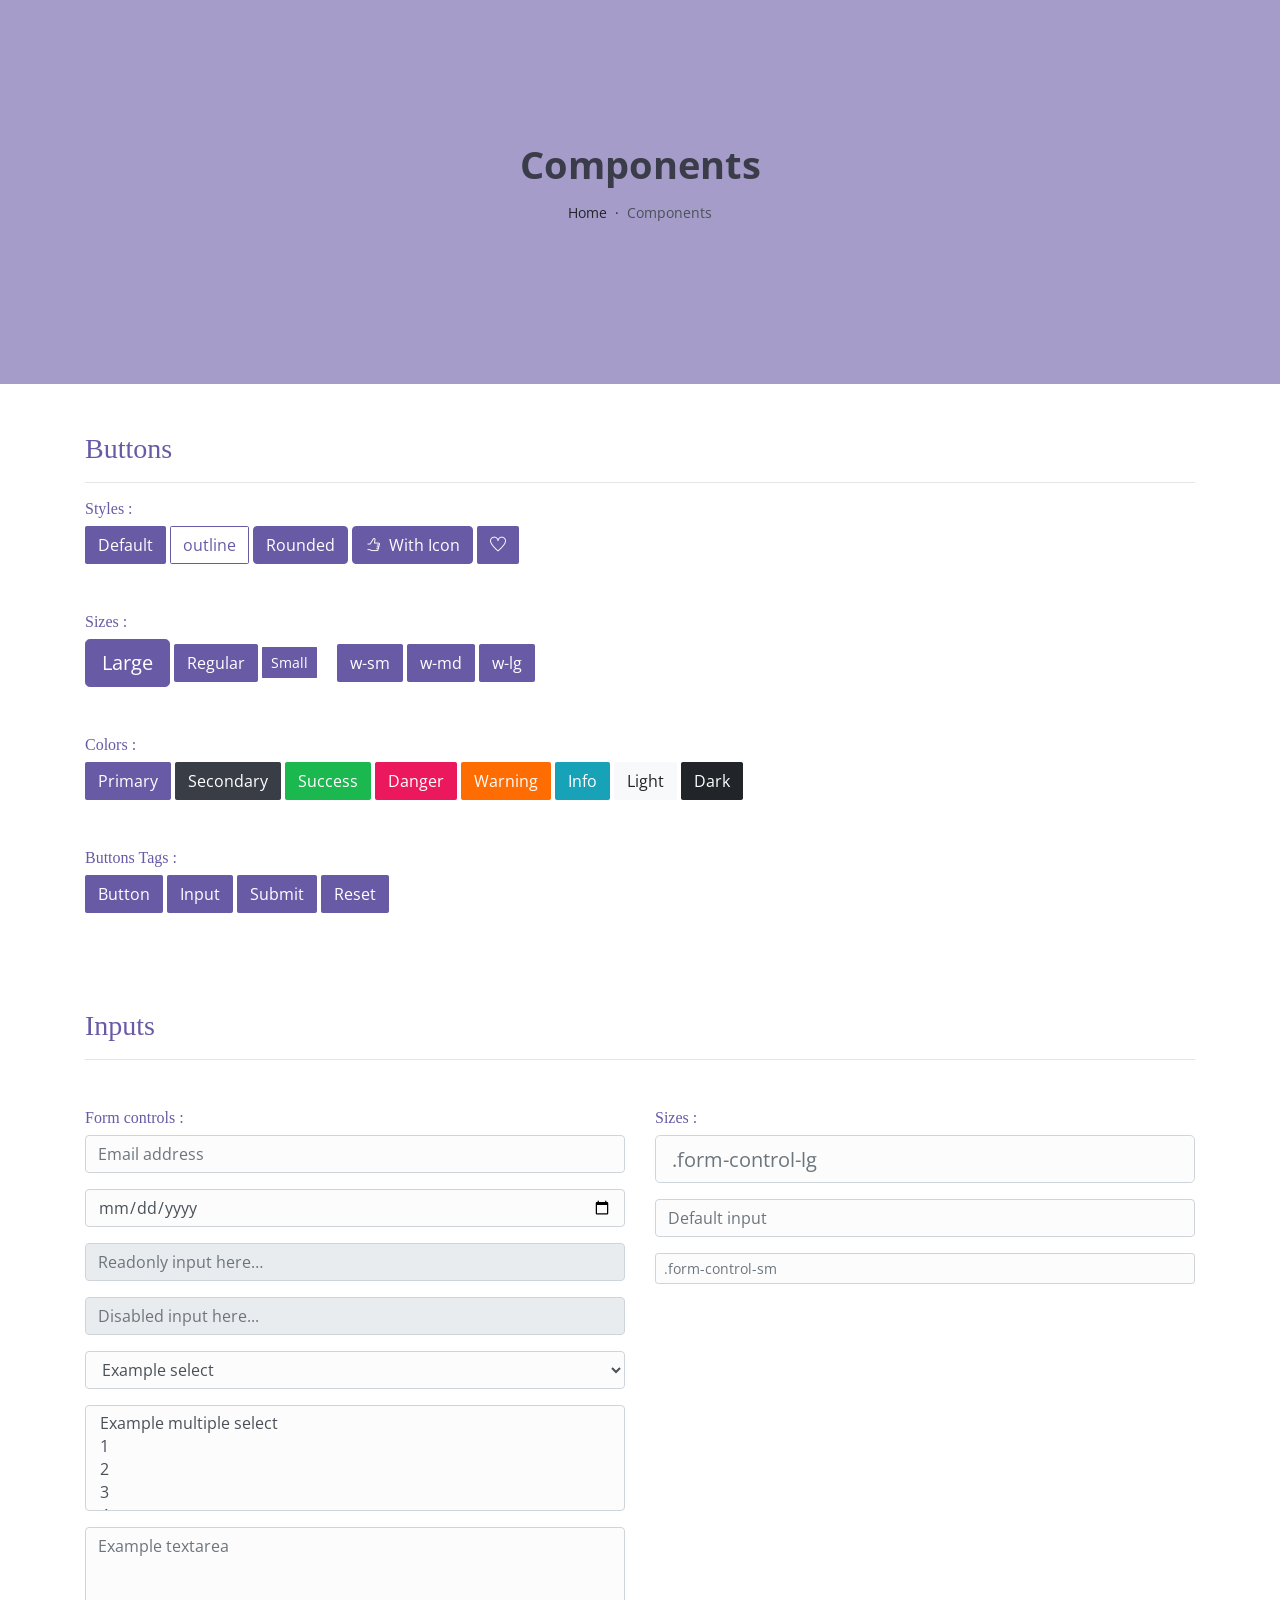
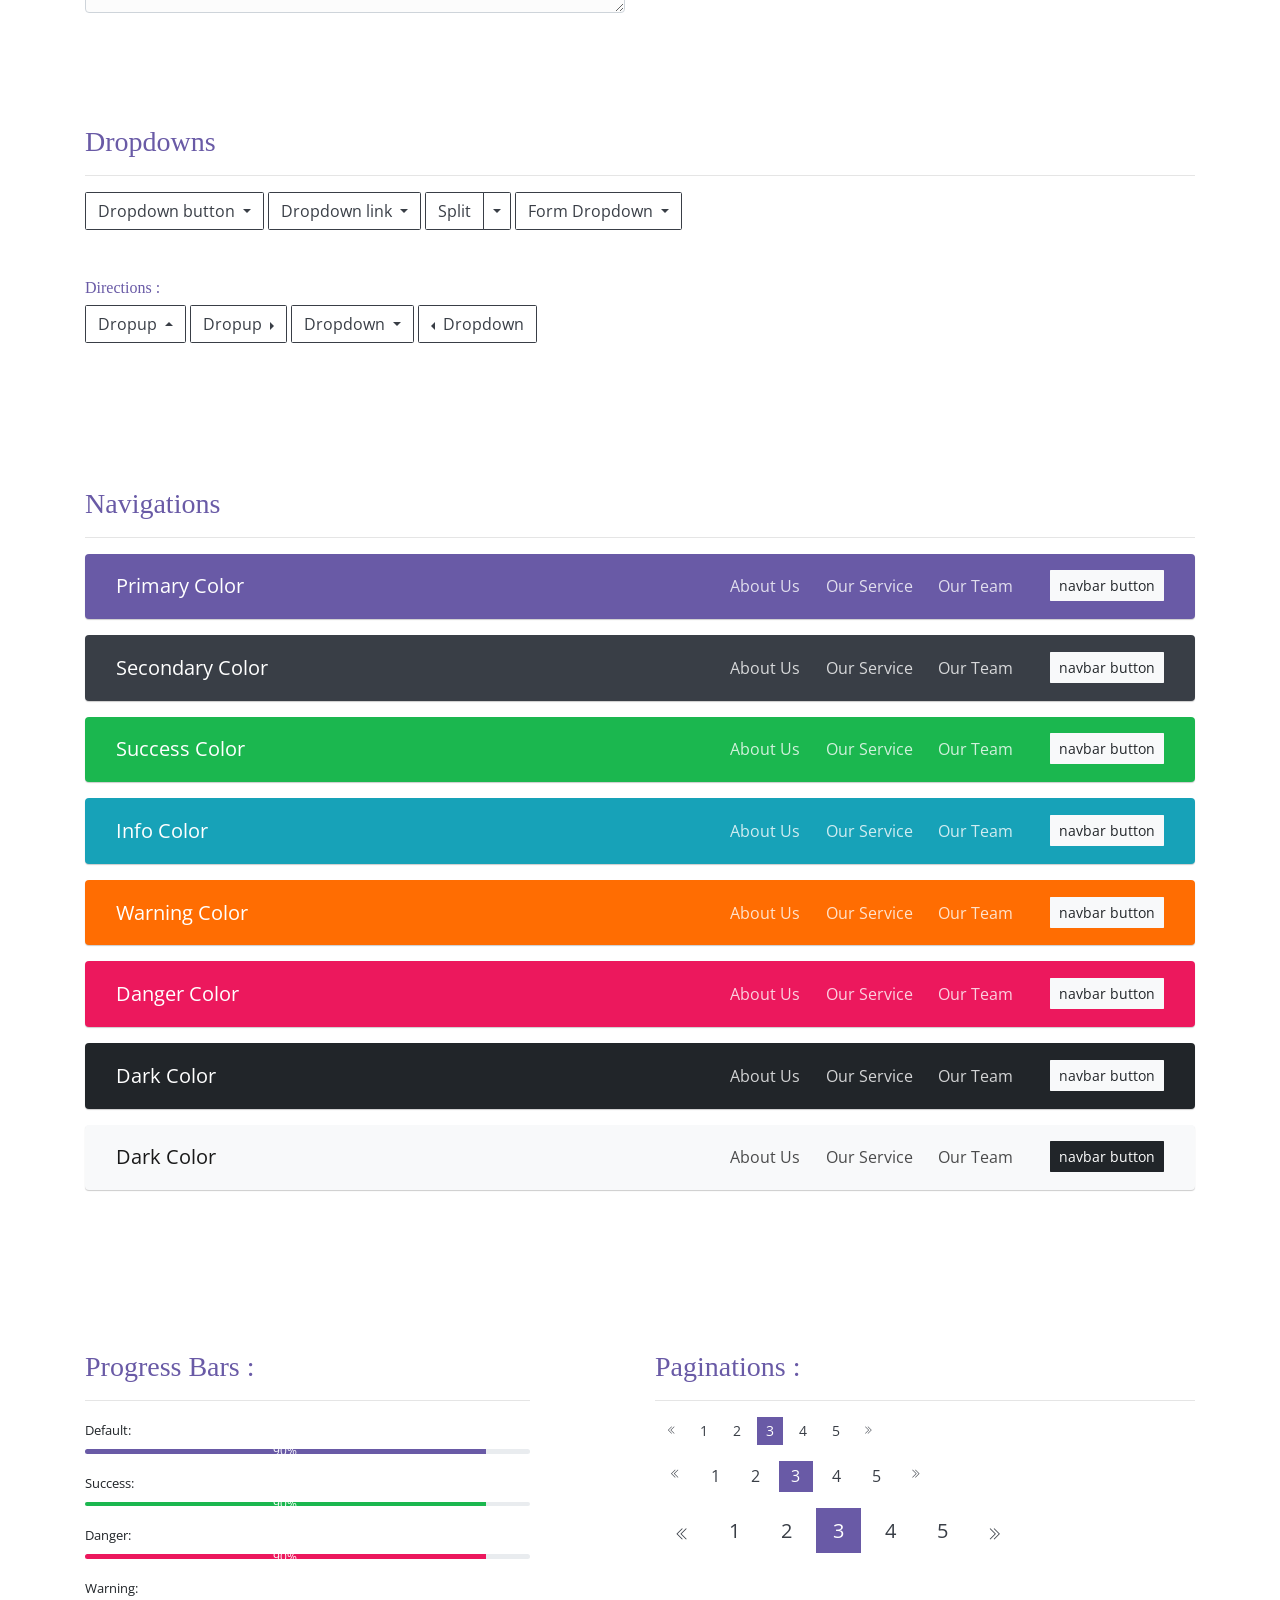
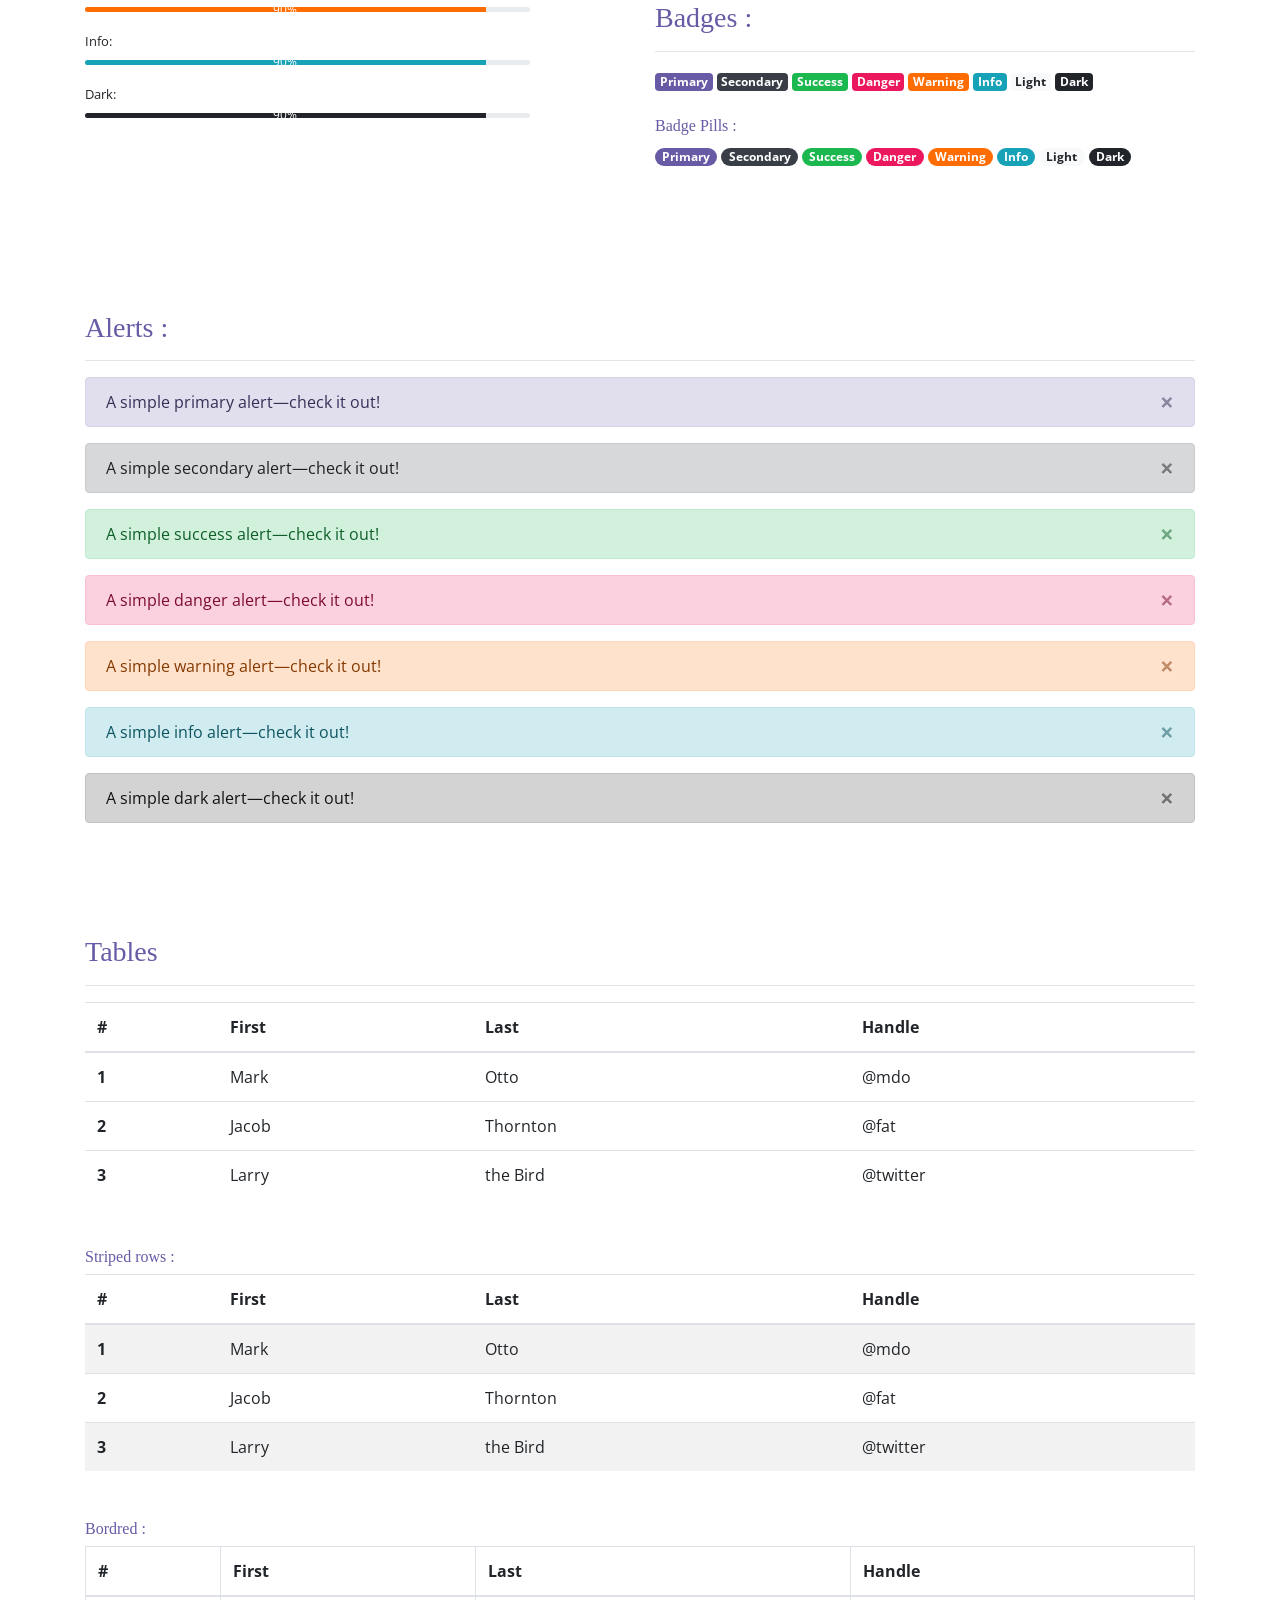
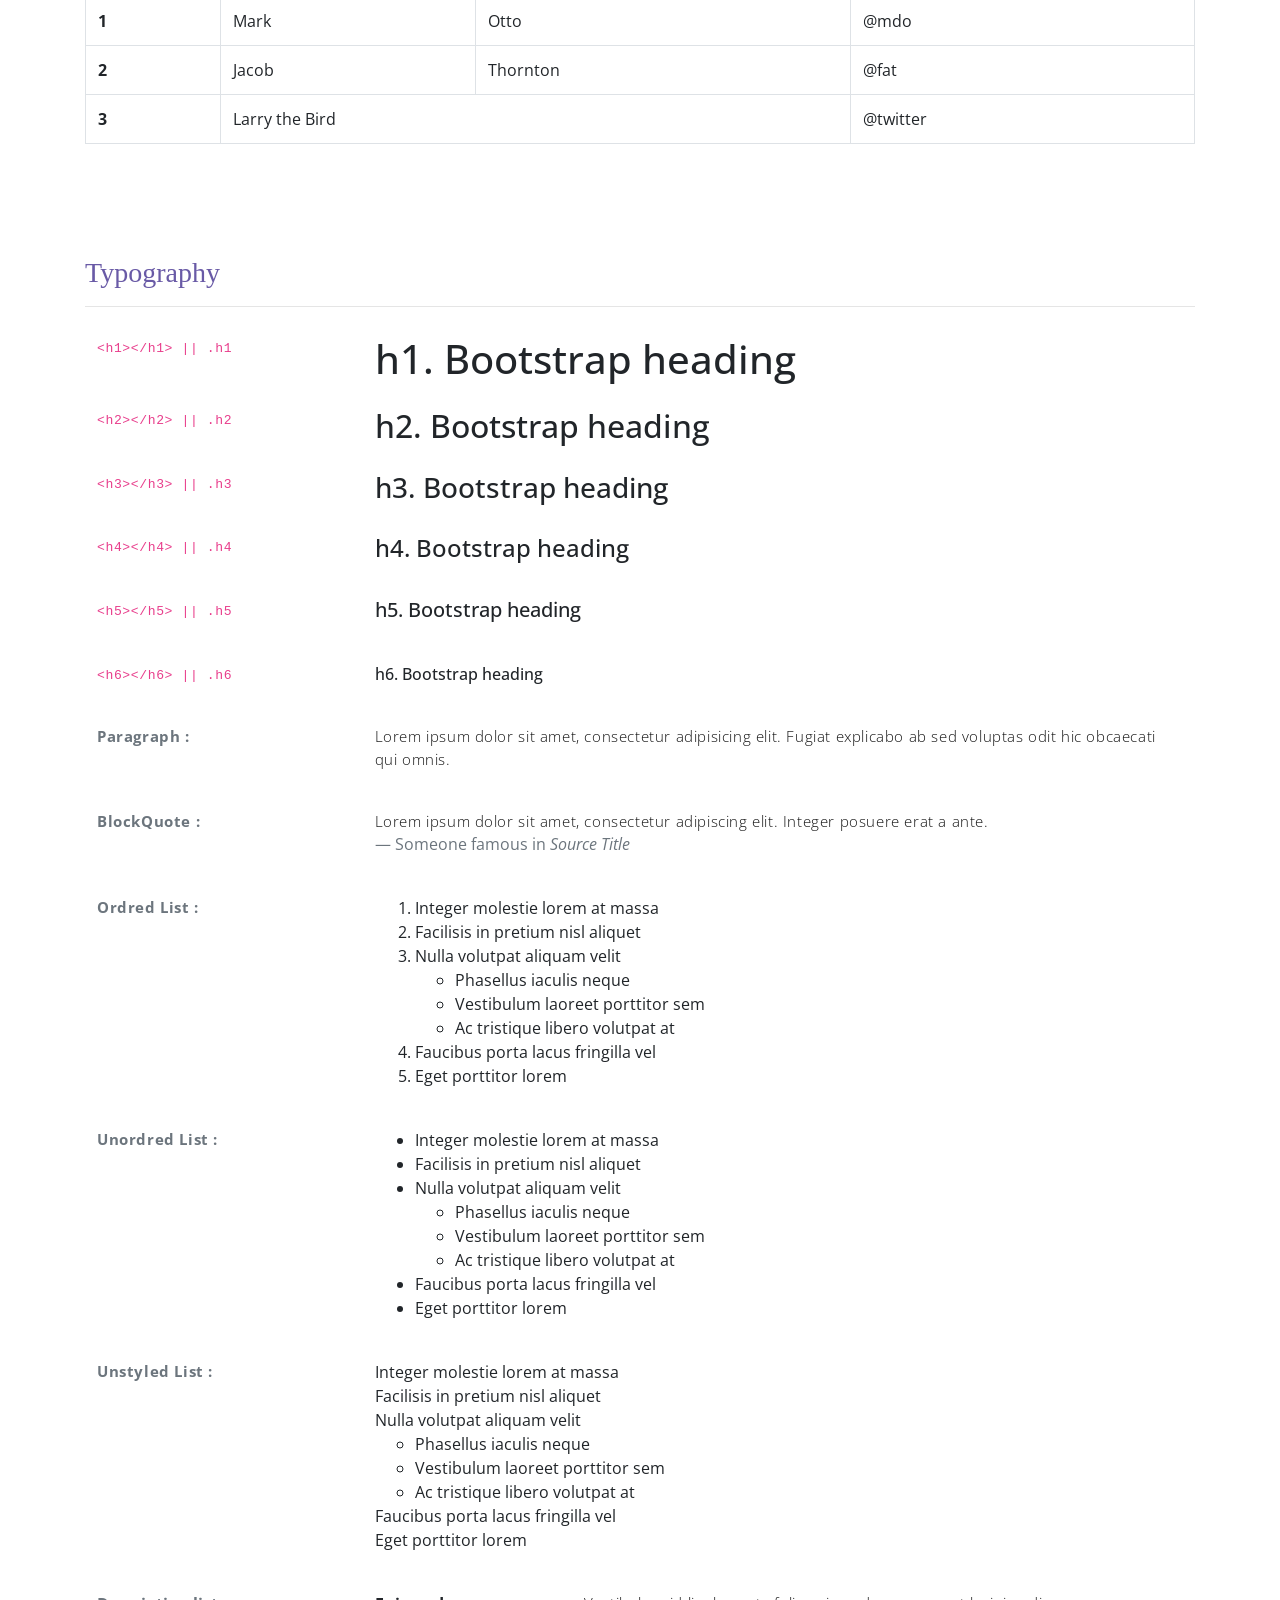
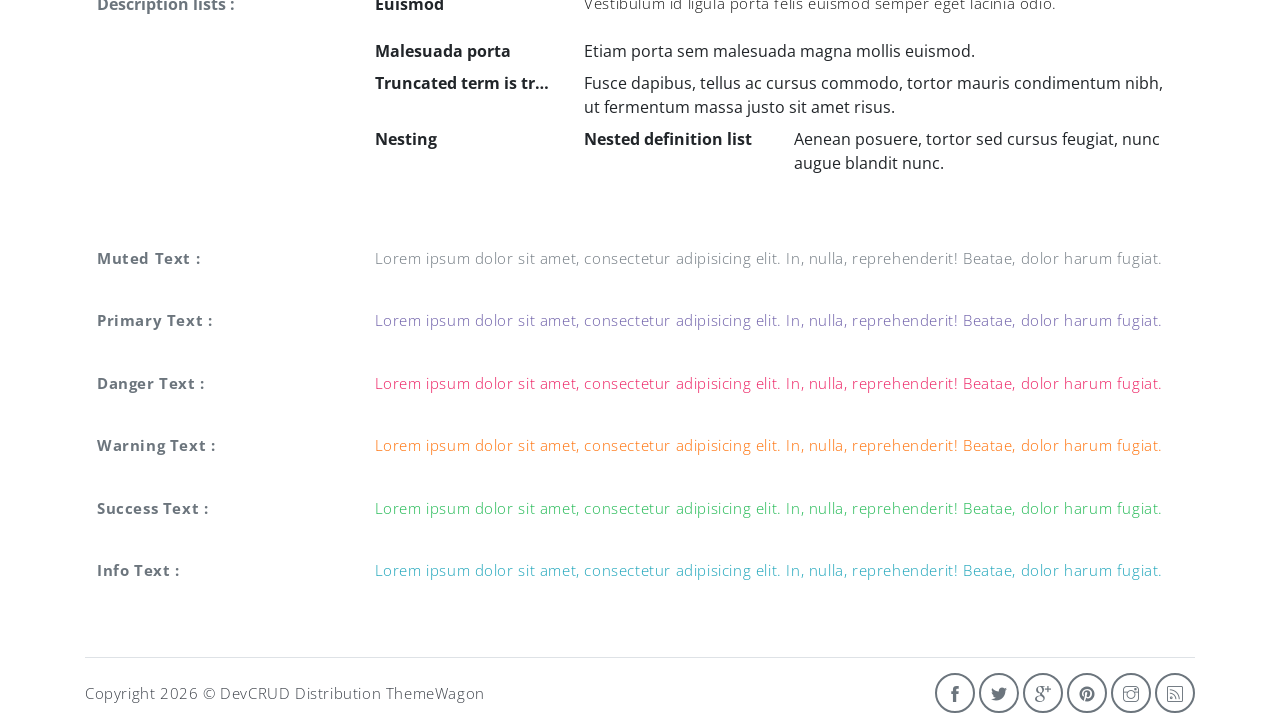
<file: meyawo-1.0.0/components.html>
<!DOCTYPE html>
<html lang="en">

<head>
   <meta charset="utf-8">
   <meta name="viewport" content="width=device-width, initial-scale=1, shrink-to-fit=no">
   <meta name="description" content="Start your development with Meyawo landing page.">
   <meta name="author" content="Devcrud">
   <title>Meyawo Landing page | Components</title>
   <!-- font icons -->
   <link rel="stylesheet" href="assets/vendors/themify-icons/css/themify-icons.css">
   <!-- Bootstrap + Steller  -->
   <link rel="stylesheet" href="assets/css/meyawo.css">
</head>

<body>

   <!-- Page Header -->
   <header class="header header-mini">
      <div class="header-title">Components</div>
      <nav aria-label="breadcrumb">
         <ol class="breadcrumb">
            <li class="breadcrumb-item"><a href="/">Home</a></li>
            <li class="breadcrumb-item active" aria-current="page">Components</li>
         </ol>
      </nav>
   </header> <!-- End Of Page Header -->

   <!-- main content -->
   <div class="container">

      <!-- Buttons -->
      <h3 class="mt-5">Buttons</h3>
      <hr>
      <h6 class="section-secondary-title">Styles :</h6>
      <button class="btn btn-primary">Default</button>
      <button class="btn btn-outline-primary">outline</button>
      <button class="btn btn-primary rounded">Rounded</button>
      <button class="btn btn-primary rounded"><i class="ti-thumb-up pr-1"></i> With Icon</button>
      <button class="btn btn-primary circle"><i class="ti-heart"></i></button>

      <h6 class="section-secondary-title mt-5">Sizes :</h6>
      <button class="btn btn-primary btn-lg">Large</button>
      <button class="btn btn-primary ">Regular</button>
      <button class="btn btn-primary btn-sm">Small</button>
      <button class="btn btn-primary w-sm ml-3">w-sm</button>
      <button class="btn btn-primary w-md">w-md</button>
      <button class="btn btn-primary w-lg">w-lg</button>

      <h6 class="section-secondary-title mt-5">Colors :</h6>
      <button type="button" class="btn btn-primary">Primary</button>
      <button type="button" class="btn btn-secondary">Secondary</button>
      <button type="button" class="btn btn-success">Success</button>
      <button type="button" class="btn btn-danger">Danger</button>
      <button type="button" class="btn btn-warning">Warning</button>
      <button type="button" class="btn btn-info">Info</button>
      <button type="button" class="btn btn-light">Light</button>
      <button type="button" class="btn btn-dark">Dark</button>

      <h6 class="section-secondary-title mt-5">Buttons Tags :</h6>
      <button class="btn btn-primary" type="submit">Button</button>
      <input class="btn btn-primary" type="button" value="Input">
      <input class="btn btn-primary" type="submit" value="Submit">
      <input class="btn btn-primary" type="reset" value="Reset">

      <!-- devider -->
      <div class="py-5"></div>

      <!-- Inputs -->
      <h3>Inputs</h3>
      <hr>
      <div class="row mt-5">
         <div class="col-md-6">
            <h6 class="section-secondary-title">Form controls :</h6>
            <div class="form-group">
               <input type="email" class="form-control" id="exampleFormControlInput1" placeholder="Email address">
            </div>
            <div class="form-group">
               <input type="date" class="form-control" id="exampleFormControlInput1" placeholder="Date">
            </div>
            <div class="form-group">
               <input class="form-control" type="text" placeholder="Readonly input here…" readonly>
            </div>
            <div class="form-group">
               <input class="form-control" id="disabledInput" type="text" placeholder="Disabled input here..." disabled>
            </div>
            <div class="form-group">
               <select class="form-control" id="exampleFormControlSelect1">
                  <option>Example select</option>
                  <option>1</option>
                  <option>2</option>
                  <option>3</option>
                  <option>4</option>
                  <option>5</option>
               </select>
            </div>
            <div class="form-group">
               <select multiple class="form-control" id="exampleFormControlSelect2">
                  <option>Example multiple select</option>
                  <option>1</option>
                  <option>2</option>
                  <option>3</option>
                  <option>4</option>
                  <option>5</option>
               </select>
            </div>
            <div class="form-group">
               <textarea class="form-control" id="exampleFormControlTextarea1" rows="3"
                  placeholder="Example textarea"></textarea>
            </div>
         </div>
         <div class="col-md-6">
            <h6 class="section-secondary-title">Sizes :</h6>
            <div class="form-group">
               <input class="form-control form-control-lg" type="text" placeholder=".form-control-lg">
            </div>
            <div class="form-group">
               <input class="form-control" type="text" placeholder="Default input">
            </div>
            <div class="form-group">
               <input class="form-control form-control-sm" type="text" placeholder=".form-control-sm">
            </div>
         </div>
      </div> <!-- end of inputs -->

      <!-- devider -->
      <div class="py-5"></div>

      <!-- Dropdowns -->
      <h3 class="components-section-title font-weight-normal">Dropdowns</h3>
      <hr>
      <div class="dropdown d-inline-block">
         <button class="btn btn-outline-secondary dropdown-toggle" type="button" id="dropdownMenuButton"
            data-toggle="dropdown" aria-haspopup="true" aria-expanded="false">
            Dropdown button
         </button>
         <div class="dropdown-menu" aria-labelledby="dropdownMenuButton">
            <a class="dropdown-item" href="#">Action</a>
            <a class="dropdown-item" href="#">Another action</a>
            <a class="dropdown-item" href="#">Something else here</a>
         </div>
      </div>
      <div class="dropdown d-inline-block">
         <a class="btn btn-outline-secondary dropdown-toggle" href="#" role="button" id="dropdownMenuLink"
            data-toggle="dropdown" aria-haspopup="true" aria-expanded="false">
            Dropdown link
         </a>
         <div class="dropdown-menu" aria-labelledby="dropdownMenuLink">
            <a class="dropdown-item" href="#">Action</a>
            <a class="dropdown-item" href="#">Another action</a>
            <a class="dropdown-item" href="#">Something else here</a>
         </div>
      </div>
      <div class="btn-group">
         <button type="button" class="btn btn-outline-secondary">Split</button>
         <button type="button" class="btn btn-outline-secondary dropdown-toggle dropdown-toggle-split"
            data-toggle="dropdown" aria-haspopup="true" aria-expanded="false">
            <span class="sr-only">Toggle Dropdown</span>
         </button>
         <div class="dropdown-menu">
            <a class="dropdown-item" href="#">Action</a>
            <a class="dropdown-item" href="#">Another action</a>
            <a class="dropdown-item" href="#">Something else here</a>
            <div class="dropdown-divider"></div>
            <a class="dropdown-item" href="#">Separated link</a>
         </div>
      </div>
      <div class="btn-group">
         <button class="btn btn-outline-secondary dropdown-toggle" type="button" id="dropdownMenuButton"
            data-toggle="dropdown" aria-haspopup="true" aria-expanded="false">
            Form Dropdown
         </button>
         <div class="dropdown-menu form">
            <form class="px-4 py-3">
               <div class="form-group">
                  <input type="email" class="form-control" id="exampleDropdownFormEmail1"
                     placeholder="email@example.com">
               </div>
               <div class="form-group">
                  <input type="password" class="form-control" id="exampleDropdownFormPassword1" placeholder="Password">
               </div>
               <div class="form-check mb-3">
                  <input type="checkbox" class="form-check-input" id="dropdownCheck">
                  <label class="form-check-label" for="dropdownCheck">
                     Remember me
                  </label>
               </div>
               <button type="submit" class="btn btn-primary btn-block">Sign in</button>
            </form>
            <div class="dropdown-divider"></div>
            <a class="dropdown-item" href="#"><small>New around here? Sign up</small></a>
            <a class="dropdown-item" href="#"><small>Forgot password?</small></a>
         </div>
      </div>
      <h6 class="section-secondary-title mt-5">Directions :</h6>
      <div class="btn-group dropup">
         <button type="button" class="btn btn-outline-secondary dropdown-toggle" data-toggle="dropdown"
            aria-haspopup="true" aria-expanded="false">
            Dropup
         </button>
         <div class="dropdown-menu">
            <a class="dropdown-item" href="#">Action</a>
            <a class="dropdown-item" href="#">Another action</a>
            <a class="dropdown-item" href="#">Something else here</a>
            <div class="dropdown-divider"></div>
            <a class="dropdown-item" href="#">Separated link</a>
         </div>
      </div>
      <div class="btn-group dropright">
         <button type="button" class="btn btn-outline-secondary dropdown-toggle" data-toggle="dropdown"
            aria-haspopup="true" aria-expanded="false">
            Dropup
         </button>
         <div class="dropdown-menu">
            <a class="dropdown-item" href="#">Action</a>
            <a class="dropdown-item" href="#">Another action</a>
            <a class="dropdown-item" href="#">Something else here</a>
            <div class="dropdown-divider"></div>
            <a class="dropdown-item" href="#">Separated link</a>
         </div>
      </div>
      <div class="btn-group">
         <button type="button" class="btn btn-outline-secondary dropdown-toggle" data-toggle="dropdown"
            aria-haspopup="true" aria-expanded="false">
            Dropdown
         </button>
         <div class="dropdown-menu">
            <a class="dropdown-item" href="#">Action</a>
            <a class="dropdown-item" href="#">Another action</a>
            <a class="dropdown-item" href="#">Something else here</a>
            <div class="dropdown-divider"></div>
            <a class="dropdown-item" href="#">Separated link</a>
         </div>
      </div>
      <div class="btn-group dropleft">
         <button type="button" class="btn btn-outline-secondary dropdown-toggle" data-toggle="dropdown"
            aria-haspopup="true" aria-expanded="false">
            Dropdown
         </button>
         <div class="dropdown-menu">
            <a class="dropdown-item" href="#">Action</a>
            <a class="dropdown-item" href="#">Another action</a>
            <a class="dropdown-item" href="#">Something else here</a>
            <div class="dropdown-divider"></div>
            <a class="dropdown-item" href="#">Separated link</a>
         </div>
      </div> <!-- end of Dropdowns -->

      <!-- devider -->
      <div class="py-5"></div>

      <!-- navbars -->
      <h3 class="components-section-title font-weight-normal mt-5">Navigations</h3>
      <hr>
      <nav class="navbar navbar-expand-sm navbar-dark bg-primary rounded shadow mb-3">
         <div class="container">
            <a class="navbar-brand" href="#">Primary Color</a>
            <button class="navbar-toggler ml-auto" type="button" data-toggle="collapse"
               data-target="#navbarSupportedContent" aria-controls="navbarSupportedContent" aria-expanded="false"
               aria-label="Toggle navigation">
               <span class="navbar-toggler-icon"></span>
            </button>
            <div class="collapse navbar-collapse" id="navbarSupportedContent">
               <ul class="navbar-nav ml-auto">
                  <li class="nav-item">
                     <a class="nav-link" href="#about">About Us</a>
                  </li>
                  <li class="nav-item">
                     <a class="nav-link" href="#service">Our Service</a>
                  </li>
                  <li class="nav-item">
                     <a class="nav-link" href="#team">Our Team</a>
                  </li>
                  <li class="nav-item">
                     <a href="#book-table" class="ml-4 mt-1 btn btn-light btn-sm">navbar button</a>
                  </li>
               </ul>
            </div>
         </div>
      </nav>
      <nav class="navbar navbar-expand-sm navbar-dark bg-secondary rounded shadow mb-3">
         <div class="container">
            <a class="navbar-brand" href="#">Secondary Color</a>
            <button class="navbar-toggler ml-auto" type="button" data-toggle="collapse"
               data-target="#navbarSupportedContent" aria-controls="navbarSupportedContent" aria-expanded="false"
               aria-label="Toggle navigation">
               <span class="navbar-toggler-icon"></span>
            </button>
            <div class="collapse navbar-collapse" id="navbarSupportedContent">
               <ul class="navbar-nav ml-auto">
                  <li class="nav-item">
                     <a class="nav-link" href="#about">About Us</a>
                  </li>
                  <li class="nav-item">
                     <a class="nav-link" href="#service">Our Service</a>
                  </li>
                  <li class="nav-item">
                     <a class="nav-link" href="#team">Our Team</a>
                  </li>
                  <li class="nav-item">
                     <a href="#book-table" class="ml-4 mt-1 btn btn-light btn-sm">navbar button</a>
                  </li>
               </ul>
            </div>
         </div>
      </nav>
      <nav class="navbar navbar-expand-sm navbar-dark bg-success rounded shadow mb-3">
         <div class="container">
            <a class="navbar-brand" href="#">Success Color</a>
            <button class="navbar-toggler ml-auto" type="button" data-toggle="collapse"
               data-target="#navbarSupportedContent" aria-controls="navbarSupportedContent" aria-expanded="false"
               aria-label="Toggle navigation">
               <span class="navbar-toggler-icon"></span>
            </button>
            <div class="collapse navbar-collapse" id="navbarSupportedContent">
               <ul class="navbar-nav ml-auto">
                  <li class="nav-item">
                     <a class="nav-link" href="#about">About Us</a>
                  </li>
                  <li class="nav-item">
                     <a class="nav-link" href="#service">Our Service</a>
                  </li>
                  <li class="nav-item">
                     <a class="nav-link" href="#team">Our Team</a>
                  </li>
                  <li class="nav-item">
                     <a href="#book-table" class="ml-4 mt-1 btn btn-light btn-sm">navbar button</a>
                  </li>
               </ul>
            </div>
         </div>
      </nav>
      <nav class="navbar navbar-expand-sm navbar-dark bg-info rounded shadow mb-3">
         <div class="container">
            <a class="navbar-brand" href="#">Info Color</a>
            <button class="navbar-toggler ml-auto" type="button" data-toggle="collapse"
               data-target="#navbarSupportedContent" aria-controls="navbarSupportedContent" aria-expanded="false"
               aria-label="Toggle navigation">
               <span class="navbar-toggler-icon"></span>
            </button>
            <div class="collapse navbar-collapse" id="navbarSupportedContent">
               <ul class="navbar-nav ml-auto">
                  <li class="nav-item">
                     <a class="nav-link" href="#about">About Us</a>
                  </li>
                  <li class="nav-item">
                     <a class="nav-link" href="#service">Our Service</a>
                  </li>
                  <li class="nav-item">
                     <a class="nav-link" href="#team">Our Team</a>
                  </li>
                  <li class="nav-item">
                     <a href="#book-table" class="ml-4 mt-1 btn btn-light btn-sm">navbar button</a>
                  </li>
               </ul>
            </div>
         </div>
      </nav>
      <nav class="navbar navbar-expand-sm navbar-dark bg-warning rounded shadow mb-3">
         <div class="container">
            <a class="navbar-brand" href="#">Warning Color</a>
            <button class="navbar-toggler ml-auto" type="button" data-toggle="collapse"
               data-target="#navbarSupportedContent" aria-controls="navbarSupportedContent" aria-expanded="false"
               aria-label="Toggle navigation">
               <span class="navbar-toggler-icon"></span>
            </button>
            <div class="collapse navbar-collapse" id="navbarSupportedContent">
               <ul class="navbar-nav ml-auto">
                  <li class="nav-item">
                     <a class="nav-link" href="#about">About Us</a>
                  </li>
                  <li class="nav-item">
                     <a class="nav-link" href="#service">Our Service</a>
                  </li>
                  <li class="nav-item">
                     <a class="nav-link" href="#team">Our Team</a>
                  </li>
                  <li class="nav-item">
                     <a href="#book-table" class="ml-4 mt-1 btn btn-light btn-sm">navbar button</a>
                  </li>
               </ul>
            </div>
         </div>
      </nav>
      <nav class="navbar navbar-expand-sm navbar-dark bg-danger rounded shadow mb-3">
         <div class="container">
            <a class="navbar-brand" href="#">Danger Color</a>
            <button class="navbar-toggler ml-auto" type="button" data-toggle="collapse"
               data-target="#navbarSupportedContent" aria-controls="navbarSupportedContent" aria-expanded="false"
               aria-label="Toggle navigation">
               <span class="navbar-toggler-icon"></span>
            </button>
            <div class="collapse navbar-collapse" id="navbarSupportedContent">
               <ul class="navbar-nav ml-auto">
                  <li class="nav-item">
                     <a class="nav-link" href="#about">About Us</a>
                  </li>
                  <li class="nav-item">
                     <a class="nav-link" href="#service">Our Service</a>
                  </li>
                  <li class="nav-item">
                     <a class="nav-link" href="#team">Our Team</a>
                  </li>
                  <li class="nav-item">
                     <a href="#book-table" class="ml-4 mt-1 btn btn-light btn-sm">navbar button</a>
                  </li>
               </ul>
            </div>
         </div>
      </nav>
      <nav class="navbar navbar-expand-sm navbar-dark bg-dark rounded shadow mb-3">
         <div class="container">
            <a class="navbar-brand" href="#">Dark Color</a>
            <button class="navbar-toggler ml-auto" type="button" data-toggle="collapse"
               data-target="#navbarSupportedContent" aria-controls="navbarSupportedContent" aria-expanded="false"
               aria-label="Toggle navigation">
               <span class="navbar-toggler-icon"></span>
            </button>
            <div class="collapse navbar-collapse" id="navbarSupportedContent">
               <ul class="navbar-nav ml-auto">
                  <li class="nav-item">
                     <a class="nav-link" href="#about">About Us</a>
                  </li>
                  <li class="nav-item">
                     <a class="nav-link" href="#service">Our Service</a>
                  </li>
                  <li class="nav-item">
                     <a class="nav-link" href="#team">Our Team</a>
                  </li>
                  <li class="nav-item">
                     <a href="#book-table" class="ml-4 mt-1 btn btn-light btn-sm">navbar button</a>
                  </li>
               </ul>
            </div>
         </div>
      </nav>
      <nav class="navbar navbar-expand-sm navbar-light bg-light rounded shadow mb-3">
         <div class="container">
            <a class="navbar-brand" href="#">Dark Color</a>
            <button class="navbar-toggler ml-auto" type="button" data-toggle="collapse"
               data-target="#navbarSupportedContent" aria-controls="navbarSupportedContent" aria-expanded="false"
               aria-label="Toggle navigation">
               <span class="navbar-toggler-icon"></span>
            </button>
            <div class="collapse navbar-collapse" id="navbarSupportedContent">
               <ul class="navbar-nav ml-auto">
                  <li class="nav-item">
                     <a class="nav-link" href="#about">About Us</a>
                  </li>
                  <li class="nav-item">
                     <a class="nav-link" href="#service">Our Service</a>
                  </li>
                  <li class="nav-item">
                     <a class="nav-link" href="#team">Our Team</a>
                  </li>
                  <li class="nav-item">
                     <a href="#book-table" class="ml-4 mt-1 btn btn-dark btn-sm">navbar button</a>
                  </li>
               </ul>
            </div>
         </div>
      </nav>
      <!-- End of navbars -->

      <!-- devider -->
      <div class="py-5"></div>

      <!-- progress bars -->
      <div class="row justify-content-between">
         <div class="col-md-5">
            <h3 class="components-section-title font-weight-normal mt-5">Progress Bars :</h3>
            <hr>
            <small>Default: </small>
            <div class="progress mt-2 mb-3">
               <div class="progress-bar" role="progressbar" style="width: 90%" aria-valuenow="25" aria-valuemin="0"
                  aria-valuemax="100"><span>90%</span></div>
            </div>
            <small>Success:</small>
            <div class="progress mt-2 mb-3">
               <div class="progress-bar bg-success" role="progressbar" style="width: 90%" aria-valuenow="25"
                  aria-valuemin="0" aria-valuemax="100"><span>90%</span></div>
            </div>
            <small>Danger:</small>
            <div class="progress mt-2 mb-3">
               <div class="progress-bar bg-danger" role="progressbar" style="width: 90%" aria-valuenow="25"
                  aria-valuemin="0" aria-valuemax="100"><span>90%</span></div>
            </div>
            <small>Warning:</small>
            <div class="progress mt-2 mb-3">
               <div class="progress-bar bg-warning" role="progressbar" style="width: 90%" aria-valuenow="25"
                  aria-valuemin="0" aria-valuemax="100"><span>90%</span></div>
            </div>
            <small>Info:</small>
            <div class="progress mt-2 mb-3">
               <div class="progress-bar bg-info" role="progressbar" style="width: 90%" aria-valuenow="25"
                  aria-valuemin="0" aria-valuemax="100"><span>90%</span></div>
            </div>
            <small>Dark:</small>
            <div class="progress mt-2 mb-3">
               <div class="progress-bar bg-dark" role="progressbar" style="width: 90%" aria-valuenow="25"
                  aria-valuemin="0" aria-valuemax="100"><span>90%</span></div>
            </div>
         </div>
         <div class="col-md-6">
            <h3 class="components-section-title font-weight-normal mt-5">Paginations :</h3>
            <hr>
            <nav aria-label="Page navigation example">
               <ul class="pagination pagination-sm">
                  <li class="page-item"><a class="page-link" href="#"><i class="ti-angle-double-left"></i></a></li>
                  <li class="page-item"><a class="page-link" href="#">1</a></li>
                  <li class="page-item"><a class="page-link" href="#">2</a></li>
                  <li class="page-item active"><a class="page-link" href="#">3</a></li>
                  <li class="page-item"><a class="page-link" href="#">4</a></li>
                  <li class="page-item"><a class="page-link" href="#">5</a></li>
                  <li class="page-item"><a class="page-link" href="#"><i class="ti-angle-double-right"></i></a></li>
               </ul>
            </nav>
            <nav aria-label="Page navigation example">
               <ul class="pagination">
                  <li class="page-item"><a class="page-link" href="#"><i class="ti-angle-double-left"></i></a></li>
                  <li class="page-item"><a class="page-link" href="#">1</a></li>
                  <li class="page-item"><a class="page-link" href="#">2</a></li>
                  <li class="page-item active"><a class="page-link" href="#">3</a></li>
                  <li class="page-item"><a class="page-link" href="#">4</a></li>
                  <li class="page-item"><a class="page-link" href="#">5</a></li>
                  <li class="page-item"><a class="page-link" href="#"><i class="ti-angle-double-right"></i></a></li>
               </ul>
            </nav>
            <nav aria-label="Page navigation example">
               <ul class="pagination pagination-lg">
                  <li class="page-item"><a class="page-link" href="#"><i class="ti-angle-double-left"></i></a></li>
                  <li class="page-item"><a class="page-link" href="#">1</a></li>
                  <li class="page-item"><a class="page-link" href="#">2</a></li>
                  <li class="page-item active"><a class="page-link" href="#">3</a></li>
                  <li class="page-item"><a class="page-link" href="#">4</a></li>
                  <li class="page-item"><a class="page-link" href="#">5</a></li>
                  <li class="page-item"><a class="page-link" href="#"><i class="ti-angle-double-right"></i></a></li>
               </ul>
            </nav>

            <!-- Badges -->
            <h3 class="components-section-title font-weight-normal mt-5">Badges :</h3>
            <hr>
            <span class="badge badge-primary">Primary</span>
            <span class="badge badge-secondary">Secondary</span>
            <span class="badge badge-success">Success</span>
            <span class="badge badge-danger">Danger</span>
            <span class="badge badge-warning">Warning</span>
            <span class="badge badge-info">Info</span>
            <span class="badge badge-light">Light</span>
            <span class="badge badge-dark">Dark</span>
            <h6 class="section-secondary-title mt-4 mb-2">Badge Pills :</h6>
            <span class="badge badge-pill badge-primary">Primary</span>
            <span class="badge badge-pill badge-secondary">Secondary</span>
            <span class="badge badge-pill badge-success">Success</span>
            <span class="badge badge-pill badge-danger">Danger</span>
            <span class="badge badge-pill badge-warning">Warning</span>
            <span class="badge badge-pill badge-info">Info</span>
            <span class="badge badge-pill badge-light">Light</span>
            <span class="badge badge-pill badge-dark">Dark</span>
         </div>
      </div> <!-- End of Progress bars -->

      <!-- devider -->
      <div class="py-5"></div>

      <!-- Alerts -->
      <h3 class="components-section-title font-weight-normal mt-5">Alerts :</h3>
      <hr>
      <div class="alert alert-primary alert-dismissible fade show" role="alert">
         A simple primary alert—check it out!
         <button type="button" class="close" data-dismiss="alert" aria-label="Close">
            <span aria-hidden="true">&times;</span>
         </button>
      </div>
      <div class="alert alert-secondary alert-dismissible fade show" role="alert">
         A simple secondary alert—check it out!
         <button type="button" class="close" data-dismiss="alert" aria-label="Close">
            <span aria-hidden="true">&times;</span>
         </button>
      </div>
      <div class="alert alert-success alert-dismissible fade show" role="alert">
         A simple success alert—check it out!
         <button type="button" class="close" data-dismiss="alert" aria-label="Close">
            <span aria-hidden="true">&times;</span>
         </button>
      </div>
      <div class="alert alert-danger alert-dismissible fade show" role="alert">
         A simple danger alert—check it out!
         <button type="button" class="close" data-dismiss="alert" aria-label="Close">
            <span aria-hidden="true">&times;</span>
         </button>
      </div>
      <div class="alert alert-warning alert-dismissible fade show" role="alert">
         A simple warning alert—check it out!
         <button type="button" class="close" data-dismiss="alert" aria-label="Close">
            <span aria-hidden="true">&times;</span>
         </button>
      </div>
      <div class="alert alert-info alert-dismissible fade show" role="alert">
         A simple info alert—check it out!
         <button type="button" class="close" data-dismiss="alert" aria-label="Close">
            <span aria-hidden="true">&times;</span>
         </button>
      </div>
      <div class="alert alert-dark alert-dismissible fade show" role="alert">
         A simple dark alert—check it out!
         <button type="button" class="close" data-dismiss="alert" aria-label="Close">
            <span aria-hidden="true">&times;</span>
         </button>
      </div>
      <!-- end of alerts -->

      <!-- devider -->
      <div class="py-5"></div>

      <!-- tables -->
      <h3 class="components-section-title">Tables</h3>
      <hr>
      <table class="table">
         <thead>
            <tr>
               <th scope="col">#</th>
               <th scope="col">First</th>
               <th scope="col">Last</th>
               <th scope="col">Handle</th>
            </tr>
         </thead>
         <tbody>
            <tr>
               <th scope="row">1</th>
               <td>Mark</td>
               <td>Otto</td>
               <td>@mdo</td>
            </tr>
            <tr>
               <th scope="row">2</th>
               <td>Jacob</td>
               <td>Thornton</td>
               <td>@fat</td>
            </tr>
            <tr>
               <th scope="row">3</th>
               <td>Larry</td>
               <td>the Bird</td>
               <td>@twitter</td>
            </tr>
         </tbody>
      </table>

      <h6 class="section-secondary-title mt-5">Striped rows :</h6>
      <table class="table table-striped">
         <thead>
            <tr>
               <th scope="col">#</th>
               <th scope="col">First</th>
               <th scope="col">Last</th>
               <th scope="col">Handle</th>
            </tr>
         </thead>
         <tbody>
            <tr>
               <th scope="row">1</th>
               <td>Mark</td>
               <td>Otto</td>
               <td>@mdo</td>
            </tr>
            <tr>
               <th scope="row">2</th>
               <td>Jacob</td>
               <td>Thornton</td>
               <td>@fat</td>
            </tr>
            <tr>
               <th scope="row">3</th>
               <td>Larry</td>
               <td>the Bird</td>
               <td>@twitter</td>
            </tr>
         </tbody>
      </table>

      <h6 class="section-secondary-title mt-5">Bordred :</h6>
      <table class="table table-bordered">
         <thead>
            <tr>
               <th scope="col">#</th>
               <th scope="col">First</th>
               <th scope="col">Last</th>
               <th scope="col">Handle</th>
            </tr>
         </thead>
         <tbody>
            <tr>
               <th scope="row">1</th>
               <td>Mark</td>
               <td>Otto</td>
               <td>@mdo</td>
            </tr>
            <tr>
               <th scope="row">2</th>
               <td>Jacob</td>
               <td>Thornton</td>
               <td>@fat</td>
            </tr>
            <tr>
               <th scope="row">3</th>
               <td colspan="2">Larry the Bird</td>
               <td>@twitter</td>
            </tr>
         </tbody>
      </table>
      <!-- end of tables -->

      <!-- devider -->
      <div class="py-5"></div>

      <!-- typography -->
      <h3 class="components-section-title">Typography</h3>
      <hr>
      <table class="table table-borderless v-align-center">
         <tbody>
            <tr>
               <td>
                  <p><code class="highlighter-rouge">&lt;h1&gt;&lt;/h1&gt; || .h1</code></p>
               </td>
               <td class="w-75"><span class="h1">h1. Bootstrap heading</span></td>
            </tr>
            <tr>
               <td>
                  <p><code class="highlighter-rouge">&lt;h2&gt;&lt;/h2&gt; || .h2</code></p>
               </td>
               <td><span class="h2">h2. Bootstrap heading</span></td>
            </tr>
            <tr>
               <td>
                  <p><code class="highlighter-rouge">&lt;h3&gt;&lt;/h3&gt; || .h3</code></p>
               </td>
               <td><span class="h3">h3. Bootstrap heading</span></td>
            </tr>
            <tr>
               <td>
                  <p><code class="highlighter-rouge">&lt;h4&gt;&lt;/h4&gt; || .h4</code></p>
               </td>
               <td><span class="h4">h4. Bootstrap heading</span></td>
            </tr>
            <tr>
               <td>
                  <p><code class="highlighter-rouge">&lt;h5&gt;&lt;/h5&gt; || .h5</code></p>
               </td>
               <td><span class="h5">h5. Bootstrap heading</span></td>
            </tr>
            <tr>
               <td>
                  <p><code class="highlighter-rouge">&lt;h6&gt;&lt;/h6&gt; || .h6</code></p>
               </td>
               <td><span class="h6">h6. Bootstrap heading</span></td>
            </tr>
            <tr>
               <td>
                  <p class="font-weight-bold text-muted">Paragraph :</p>
               </td>
               <td>
                  <p>Lorem ipsum dolor sit amet, consectetur adipisicing elit. Fugiat explicabo ab sed voluptas odit hic
                     obcaecati qui omnis.</p>
               </td>
            </tr>
            <tr>
               <td>
                  <p class="font-weight-bold text-muted">BlockQuote :</p>
               </td>
               <td>
                  <blockquote class="blockquote">
                     <p class="mb-0">Lorem ipsum dolor sit amet, consectetur adipiscing elit. Integer posuere erat a
                        ante.</p>
                     <footer class="blockquote-footer">Someone famous in <cite title="Source Title">Source Title</cite>
                     </footer>
                  </blockquote>
               </td>
            </tr>

            <tr>
               <td>
                  <p class="font-weight-bold text-muted">Ordred List :</p>
               </td>
               <td>
                  <ol>
                     <li>Integer molestie lorem at massa</li>
                     <li>Facilisis in pretium nisl aliquet</li>
                     <li>Nulla volutpat aliquam velit
                        <ul>
                           <li>Phasellus iaculis neque</li>
                           <li>Vestibulum laoreet porttitor sem</li>
                           <li>Ac tristique libero volutpat at</li>
                        </ul>
                     </li>
                     <li>Faucibus porta lacus fringilla vel</li>
                     <li>Eget porttitor lorem</li>
                  </ol>
               </td>
            </tr>
            <tr>
               <td>
                  <p class="font-weight-bold text-muted">Unordred List :</p>
               </td>
               <td>
                  <ul>
                     <li>Integer molestie lorem at massa</li>
                     <li>Facilisis in pretium nisl aliquet</li>
                     <li>Nulla volutpat aliquam velit
                        <ul>
                           <li>Phasellus iaculis neque</li>
                           <li>Vestibulum laoreet porttitor sem</li>
                           <li>Ac tristique libero volutpat at</li>
                        </ul>
                     </li>
                     <li>Faucibus porta lacus fringilla vel</li>
                     <li>Eget porttitor lorem</li>
                  </ul>
               </td>
            </tr>
            <tr>
               <td>
                  <p class="font-weight-bold text-muted">Unstyled List :</p>
               </td>
               <td>
                  <ul class="list-unstyled">
                     <li>Integer molestie lorem at massa</li>
                     <li>Facilisis in pretium nisl aliquet</li>
                     <li>Nulla volutpat aliquam velit
                        <ul>
                           <li>Phasellus iaculis neque</li>
                           <li>Vestibulum laoreet porttitor sem</li>
                           <li>Ac tristique libero volutpat at</li>
                        </ul>
                     </li>
                     <li>Faucibus porta lacus fringilla vel</li>
                     <li>Eget porttitor lorem</li>
                  </ul>
               </td>
            </tr>
            <tr>
               <td class="font-weight-bold text-muted">Description lists : </td>
               <td>
                  <dl class="row">
                     <dt class="col-sm-3">Euismod</dt>
                     <dd class="col-sm-9">
                        <p>Vestibulum id ligula porta felis euismod semper eget lacinia odio.</p>
                     </dd>

                     <dt class="col-sm-3">Malesuada porta</dt>
                     <dd class="col-sm-9">Etiam porta sem malesuada magna mollis euismod.</dd>

                     <dt class="col-sm-3 text-truncate">Truncated term is truncated</dt>
                     <dd class="col-sm-9">Fusce dapibus, tellus ac cursus commodo, tortor mauris condimentum nibh, ut
                        fermentum massa justo sit amet risus.</dd>

                     <dt class="col-sm-3">Nesting</dt>
                     <dd class="col-sm-9">
                        <dl class="row">
                           <dt class="col-sm-4">Nested definition list</dt>
                           <dd class="col-sm-8">Aenean posuere, tortor sed cursus feugiat, nunc augue blandit nunc.</dd>
                        </dl>
                     </dd>
                  </dl>
               </td>
            </tr>
            <tr>
               <td>
                  <p class="font-weight-bold text-muted">Muted Text :</p>
               </td>
               <td>
                  <p class="text-muted">Lorem ipsum dolor sit amet, consectetur adipisicing elit. In, nulla,
                     reprehenderit! Beatae, dolor harum fugiat.</p>
               </td>
            </tr>
            <tr>
               <td>
                  <p class="font-weight-bold text-muted">Primary Text :</p>
               </td>
               <td>
                  <p class="text-primary">Lorem ipsum dolor sit amet, consectetur adipisicing elit. In, nulla,
                     reprehenderit! Beatae, dolor harum fugiat.</p>
               </td>
            </tr>
            <tr>
               <td>
                  <p class="font-weight-bold text-muted">Danger Text :</p>
               </td>
               <td>
                  <p class="text-danger">Lorem ipsum dolor sit amet, consectetur adipisicing elit. In, nulla,
                     reprehenderit! Beatae, dolor harum fugiat.</p>
               </td>
            </tr>
            <tr>
               <td>
                  <p class="font-weight-bold text-muted">Warning Text :</p>
               </td>
               <td>
                  <p class="text-warning">Lorem ipsum dolor sit amet, consectetur adipisicing elit. In, nulla,
                     reprehenderit! Beatae, dolor harum fugiat.</p>
               </td>
            </tr>
            <tr>
               <td>
                  <p class="font-weight-bold text-muted">Success Text :</p>
               </td>
               <td>
                  <p class="text-success">Lorem ipsum dolor sit amet, consectetur adipisicing elit. In, nulla,
                     reprehenderit! Beatae, dolor harum fugiat.</p>
               </td>
            </tr>
            <tr>
               <td>
                  <p class="font-weight-bold text-muted">Info Text :</p>
               </td>
               <td>
                  <p class="text-info">Lorem ipsum dolor sit amet, consectetur adipisicing elit. In, nulla,
                     reprehenderit! Beatae, dolor harum fugiat.</p>
               </td>
            </tr>
         </tbody>
      </table>
   </div>
   <!-- end of typography -->

   <!-- footer -->
   <div class="container mt-5">
      <footer class="footer">
         <p class="mb-0">Copyright
            <script>document.write(new Date().getFullYear())</script> &copy; <a
               href="http://www.devcrud.com">DevCRUD</a> Distribution <a href="https://themewagon.com">ThemeWagon</a>
         </p>
         <div class="social-links text-right m-auto ml-sm-auto">
            <a href="javascript:void(0)" class="link"><i class="ti-facebook"></i></a>
            <a href="javascript:void(0)" class="link"><i class="ti-twitter-alt"></i></a>
            <a href="javascript:void(0)" class="link"><i class="ti-google"></i></a>
            <a href="javascript:void(0)" class="link"><i class="ti-pinterest-alt"></i></a>
            <a href="javascript:void(0)" class="link"><i class="ti-instagram"></i></a>
            <a href="javascript:void(0)" class="link"><i class="ti-rss"></i></a>
         </div>
      </footer>
   </div> <!-- end of page footer -->

   <!-- core  -->
   <script src="assets/vendors/jquery/jquery-3.4.1.js"></script>
   <script src="assets/vendors/bootstrap/bootstrap.bundle.js"></script>

</body>

</html>
</file>
<file: meyawo-1.0.0/assets/vendors/themify-icons/css/themify-icons.css>
@font-face {
	font-family: 'themify';
	src:url("../fonts/themify.eot?-fvbane");
	src:url("../fonts/themify.eot?#iefix-fvbane") format("embedded-opentype"),
		url("../fonts/themify.woff?-fvbane") format("woff"),
		url("../fonts/themify.ttf?-fvbane") format("truetype"),
		url("../fonts/themify.svg?-fvbane#themify") format("svg");
	font-weight: normal;
	font-style: normal;
}

[class^="ti-"], [class*=" ti-"] {
	font-family: 'themify';
	speak: none;
	font-style: normal;
	font-weight: normal;
	font-variant: normal;
	text-transform: none;
	line-height: 1;

	/* Better Font Rendering =========== */
	-webkit-font-smoothing: antialiased;
	-moz-osx-font-smoothing: grayscale;
}

.ti-wand:before {
	content: "\e600";
}
.ti-volume:before {
	content: "\e601";
}
.ti-user:before {
	content: "\e602";
}
.ti-unlock:before {
	content: "\e603";
}
.ti-unlink:before {
	content: "\e604";
}
.ti-trash:before {
	content: "\e605";
}
.ti-thought:before {
	content: "\e606";
}
.ti-target:before {
	content: "\e607";
}
.ti-tag:before {
	content: "\e608";
}
.ti-tablet:before {
	content: "\e609";
}
.ti-star:before {
	content: "\e60a";
}
.ti-spray:before {
	content: "\e60b";
}
.ti-signal:before {
	content: "\e60c";
}
.ti-shopping-cart:before {
	content: "\e60d";
}
.ti-shopping-cart-full:before {
	content: "\e60e";
}
.ti-settings:before {
	content: "\e60f";
}
.ti-search:before {
	content: "\e610";
}
.ti-zoom-in:before {
	content: "\e611";
}
.ti-zoom-out:before {
	content: "\e612";
}
.ti-cut:before {
	content: "\e613";
}
.ti-ruler:before {
	content: "\e614";
}
.ti-ruler-pencil:before {
	content: "\e615";
}
.ti-ruler-alt:before {
	content: "\e616";
}
.ti-bookmark:before {
	content: "\e617";
}
.ti-bookmark-alt:before {
	content: "\e618";
}
.ti-reload:before {
	content: "\e619";
}
.ti-plus:before {
	content: "\e61a";
}
.ti-pin:before {
	content: "\e61b";
}
.ti-pencil:before {
	content: "\e61c";
}
.ti-pencil-alt:before {
	content: "\e61d";
}
.ti-paint-roller:before {
	content: "\e61e";
}
.ti-paint-bucket:before {
	content: "\e61f";
}
.ti-na:before {
	content: "\e620";
}
.ti-mobile:before {
	content: "\e621";
}
.ti-minus:before {
	content: "\e622";
}
.ti-medall:before {
	content: "\e623";
}
.ti-medall-alt:before {
	content: "\e624";
}
.ti-marker:before {
	content: "\e625";
}
.ti-marker-alt:before {
	content: "\e626";
}
.ti-arrow-up:before {
	content: "\e627";
}
.ti-arrow-right:before {
	content: "\e628";
}
.ti-arrow-left:before {
	content: "\e629";
}
.ti-arrow-down:before {
	content: "\e62a";
}
.ti-lock:before {
	content: "\e62b";
}
.ti-location-arrow:before {
	content: "\e62c";
}
.ti-link:before {
	content: "\e62d";
}
.ti-layout:before {
	content: "\e62e";
}
.ti-layers:before {
	content: "\e62f";
}
.ti-layers-alt:before {
	content: "\e630";
}
.ti-key:before {
	content: "\e631";
}
.ti-import:before {
	content: "\e632";
}
.ti-image:before {
	content: "\e633";
}
.ti-heart:before {
	content: "\e634";
}
.ti-heart-broken:before {
	content: "\e635";
}
.ti-hand-stop:before {
	content: "\e636";
}
.ti-hand-open:before {
	content: "\e637";
}
.ti-hand-drag:before {
	content: "\e638";
}
.ti-folder:before {
	content: "\e639";
}
.ti-flag:before {
	content: "\e63a";
}
.ti-flag-alt:before {
	content: "\e63b";
}
.ti-flag-alt-2:before {
	content: "\e63c";
}
.ti-eye:before {
	content: "\e63d";
}
.ti-export:before {
	content: "\e63e";
}
.ti-exchange-vertical:before {
	content: "\e63f";
}
.ti-desktop:before {
	content: "\e640";
}
.ti-cup:before {
	content: "\e641";
}
.ti-crown:before {
	content: "\e642";
}
.ti-comments:before {
	content: "\e643";
}
.ti-comment:before {
	content: "\e644";
}
.ti-comment-alt:before {
	content: "\e645";
}
.ti-close:before {
	content: "\e646";
}
.ti-clip:before {
	content: "\e647";
}
.ti-angle-up:before {
	content: "\e648";
}
.ti-angle-right:before {
	content: "\e649";
}
.ti-angle-left:before {
	content: "\e64a";
}
.ti-angle-down:before {
	content: "\e64b";
}
.ti-check:before {
	content: "\e64c";
}
.ti-check-box:before {
	content: "\e64d";
}
.ti-camera:before {
	content: "\e64e";
}
.ti-announcement:before {
	content: "\e64f";
}
.ti-brush:before {
	content: "\e650";
}
.ti-briefcase:before {
	content: "\e651";
}
.ti-bolt:before {
	content: "\e652";
}
.ti-bolt-alt:before {
	content: "\e653";
}
.ti-blackboard:before {
	content: "\e654";
}
.ti-bag:before {
	content: "\e655";
}
.ti-move:before {
	content: "\e656";
}
.ti-arrows-vertical:before {
	content: "\e657";
}
.ti-arrows-horizontal:before {
	content: "\e658";
}
.ti-fullscreen:before {
	content: "\e659";
}
.ti-arrow-top-right:before {
	content: "\e65a";
}
.ti-arrow-top-left:before {
	content: "\e65b";
}
.ti-arrow-circle-up:before {
	content: "\e65c";
}
.ti-arrow-circle-right:before {
	content: "\e65d";
}
.ti-arrow-circle-left:before {
	content: "\e65e";
}
.ti-arrow-circle-down:before {
	content: "\e65f";
}
.ti-angle-double-up:before {
	content: "\e660";
}
.ti-angle-double-right:before {
	content: "\e661";
}
.ti-angle-double-left:before {
	content: "\e662";
}
.ti-angle-double-down:before {
	content: "\e663";
}
.ti-zip:before {
	content: "\e664";
}
.ti-world:before {
	content: "\e665";
}
.ti-wheelchair:before {
	content: "\e666";
}
.ti-view-list:before {
	content: "\e667";
}
.ti-view-list-alt:before {
	content: "\e668";
}
.ti-view-grid:before {
	content: "\e669";
}
.ti-uppercase:before {
	content: "\e66a";
}
.ti-upload:before {
	content: "\e66b";
}
.ti-underline:before {
	content: "\e66c";
}
.ti-truck:before {
	content: "\e66d";
}
.ti-timer:before {
	content: "\e66e";
}
.ti-ticket:before {
	content: "\e66f";
}
.ti-thumb-up:before {
	content: "\e670";
}
.ti-thumb-down:before {
	content: "\e671";
}
.ti-text:before {
	content: "\e672";
}
.ti-stats-up:before {
	content: "\e673";
}
.ti-stats-down:before {
	content: "\e674";
}
.ti-split-v:before {
	content: "\e675";
}
.ti-split-h:before {
	content: "\e676";
}
.ti-smallcap:before {
	content: "\e677";
}
.ti-shine:before {
	content: "\e678";
}
.ti-shift-right:before {
	content: "\e679";
}
.ti-shift-left:before {
	content: "\e67a";
}
.ti-shield:before {
	content: "\e67b";
}
.ti-notepad:before {
	content: "\e67c";
}
.ti-server:before {
	content: "\e67d";
}
.ti-quote-right:before {
	content: "\e67e";
}
.ti-quote-left:before {
	content: "\e67f";
}
.ti-pulse:before {
	content: "\e680";
}
.ti-printer:before {
	content: "\e681";
}
.ti-power-off:before {
	content: "\e682";
}
.ti-plug:before {
	content: "\e683";
}
.ti-pie-chart:before {
	content: "\e684";
}
.ti-paragraph:before {
	content: "\e685";
}
.ti-panel:before {
	content: "\e686";
}
.ti-package:before {
	content: "\e687";
}
.ti-music:before {
	content: "\e688";
}
.ti-music-alt:before {
	content: "\e689";
}
.ti-mouse:before {
	content: "\e68a";
}
.ti-mouse-alt:before {
	content: "\e68b";
}
.ti-money:before {
	content: "\e68c";
}
.ti-microphone:before {
	content: "\e68d";
}
.ti-menu:before {
	content: "\e68e";
}
.ti-menu-alt:before {
	content: "\e68f";
}
.ti-map:before {
	content: "\e690";
}
.ti-map-alt:before {
	content: "\e691";
}
.ti-loop:before {
	content: "\e692";
}
.ti-location-pin:before {
	content: "\e693";
}
.ti-list:before {
	content: "\e694";
}
.ti-light-bulb:before {
	content: "\e695";
}
.ti-Italic:before {
	content: "\e696";
}
.ti-info:before {
	content: "\e697";
}
.ti-infinite:before {
	content: "\e698";
}
.ti-id-badge:before {
	content: "\e699";
}
.ti-hummer:before {
	content: "\e69a";
}
.ti-home:before {
	content: "\e69b";
}
.ti-help:before {
	content: "\e69c";
}
.ti-headphone:before {
	content: "\e69d";
}
.ti-harddrives:before {
	content: "\e69e";
}
.ti-harddrive:before {
	content: "\e69f";
}
.ti-gift:before {
	content: "\e6a0";
}
.ti-game:before {
	content: "\e6a1";
}
.ti-filter:before {
	content: "\e6a2";
}
.ti-files:before {
	content: "\e6a3";
}
.ti-file:before {
	content: "\e6a4";
}
.ti-eraser:before {
	content: "\e6a5";
}
.ti-envelope:before {
	content: "\e6a6";
}
.ti-download:before {
	content: "\e6a7";
}
.ti-direction:before {
	content: "\e6a8";
}
.ti-direction-alt:before {
	content: "\e6a9";
}
.ti-dashboard:before {
	content: "\e6aa";
}
.ti-control-stop:before {
	content: "\e6ab";
}
.ti-control-shuffle:before {
	content: "\e6ac";
}
.ti-control-play:before {
	content: "\e6ad";
}
.ti-control-pause:before {
	content: "\e6ae";
}
.ti-control-forward:before {
	content: "\e6af";
}
.ti-control-backward:before {
	content: "\e6b0";
}
.ti-cloud:before {
	content: "\e6b1";
}
.ti-cloud-up:before {
	content: "\e6b2";
}
.ti-cloud-down:before {
	content: "\e6b3";
}
.ti-clipboard:before {
	content: "\e6b4";
}
.ti-car:before {
	content: "\e6b5";
}
.ti-calendar:before {
	content: "\e6b6";
}
.ti-book:before {
	content: "\e6b7";
}
.ti-bell:before {
	content: "\e6b8";
}
.ti-basketball:before {
	content: "\e6b9";
}
.ti-bar-chart:before {
	content: "\e6ba";
}
.ti-bar-chart-alt:before {
	content: "\e6bb";
}
.ti-back-right:before {
	content: "\e6bc";
}
.ti-back-left:before {
	content: "\e6bd";
}
.ti-arrows-corner:before {
	content: "\e6be";
}
.ti-archive:before {
	content: "\e6bf";
}
.ti-anchor:before {
	content: "\e6c0";
}
.ti-align-right:before {
	content: "\e6c1";
}
.ti-align-left:before {
	content: "\e6c2";
}
.ti-align-justify:before {
	content: "\e6c3";
}
.ti-align-center:before {
	content: "\e6c4";
}
.ti-alert:before {
	content: "\e6c5";
}
.ti-alarm-clock:before {
	content: "\e6c6";
}
.ti-agenda:before {
	content: "\e6c7";
}
.ti-write:before {
	content: "\e6c8";
}
.ti-window:before {
	content: "\e6c9";
}
.ti-widgetized:before {
	content: "\e6ca";
}
.ti-widget:before {
	content: "\e6cb";
}
.ti-widget-alt:before {
	content: "\e6cc";
}
.ti-wallet:before {
	content: "\e6cd";
}
.ti-video-clapper:before {
	content: "\e6ce";
}
.ti-video-camera:before {
	content: "\e6cf";
}
.ti-vector:before {
	content: "\e6d0";
}
.ti-themify-logo:before {
	content: "\e6d1";
}
.ti-themify-favicon:before {
	content: "\e6d2";
}
.ti-themify-favicon-alt:before {
	content: "\e6d3";
}
.ti-support:before {
	content: "\e6d4";
}
.ti-stamp:before {
	content: "\e6d5";
}
.ti-split-v-alt:before {
	content: "\e6d6";
}
.ti-slice:before {
	content: "\e6d7";
}
.ti-shortcode:before {
	content: "\e6d8";
}
.ti-shift-right-alt:before {
	content: "\e6d9";
}
.ti-shift-left-alt:before {
	content: "\e6da";
}
.ti-ruler-alt-2:before {
	content: "\e6db";
}
.ti-receipt:before {
	content: "\e6dc";
}
.ti-pin2:before {
	content: "\e6dd";
}
.ti-pin-alt:before {
	content: "\e6de";
}
.ti-pencil-alt2:before {
	content: "\e6df";
}
.ti-palette:before {
	content: "\e6e0";
}
.ti-more:before {
	content: "\e6e1";
}
.ti-more-alt:before {
	content: "\e6e2";
}
.ti-microphone-alt:before {
	content: "\e6e3";
}
.ti-magnet:before {
	content: "\e6e4";
}
.ti-line-double:before {
	content: "\e6e5";
}
.ti-line-dotted:before {
	content: "\e6e6";
}
.ti-line-dashed:before {
	content: "\e6e7";
}
.ti-layout-width-full:before {
	content: "\e6e8";
}
.ti-layout-width-default:before {
	content: "\e6e9";
}
.ti-layout-width-default-alt:before {
	content: "\e6ea";
}
.ti-layout-tab:before {
	content: "\e6eb";
}
.ti-layout-tab-window:before {
	content: "\e6ec";
}
.ti-layout-tab-v:before {
	content: "\e6ed";
}
.ti-layout-tab-min:before {
	content: "\e6ee";
}
.ti-layout-slider:before {
	content: "\e6ef";
}
.ti-layout-slider-alt:before {
	content: "\e6f0";
}
.ti-layout-sidebar-right:before {
	content: "\e6f1";
}
.ti-layout-sidebar-none:before {
	content: "\e6f2";
}
.ti-layout-sidebar-left:before {
	content: "\e6f3";
}
.ti-layout-placeholder:before {
	content: "\e6f4";
}
.ti-layout-menu:before {
	content: "\e6f5";
}
.ti-layout-menu-v:before {
	content: "\e6f6";
}
.ti-layout-menu-separated:before {
	content: "\e6f7";
}
.ti-layout-menu-full:before {
	content: "\e6f8";
}
.ti-layout-media-right-alt:before {
	content: "\e6f9";
}
.ti-layout-media-right:before {
	content: "\e6fa";
}
.ti-layout-media-overlay:before {
	content: "\e6fb";
}
.ti-layout-media-overlay-alt:before {
	content: "\e6fc";
}
.ti-layout-media-overlay-alt-2:before {
	content: "\e6fd";
}
.ti-layout-media-left-alt:before {
	content: "\e6fe";
}
.ti-layout-media-left:before {
	content: "\e6ff";
}
.ti-layout-media-center-alt:before {
	content: "\e700";
}
.ti-layout-media-center:before {
	content: "\e701";
}
.ti-layout-list-thumb:before {
	content: "\e702";
}
.ti-layout-list-thumb-alt:before {
	content: "\e703";
}
.ti-layout-list-post:before {
	content: "\e704";
}
.ti-layout-list-large-image:before {
	content: "\e705";
}
.ti-layout-line-solid:before {
	content: "\e706";
}
.ti-layout-grid4:before {
	content: "\e707";
}
.ti-layout-grid3:before {
	content: "\e708";
}
.ti-layout-grid2:before {
	content: "\e709";
}
.ti-layout-grid2-thumb:before {
	content: "\e70a";
}
.ti-layout-cta-right:before {
	content: "\e70b";
}
.ti-layout-cta-left:before {
	content: "\e70c";
}
.ti-layout-cta-center:before {
	content: "\e70d";
}
.ti-layout-cta-btn-right:before {
	content: "\e70e";
}
.ti-layout-cta-btn-left:before {
	content: "\e70f";
}
.ti-layout-column4:before {
	content: "\e710";
}
.ti-layout-column3:before {
	content: "\e711";
}
.ti-layout-column2:before {
	content: "\e712";
}
.ti-layout-accordion-separated:before {
	content: "\e713";
}
.ti-layout-accordion-merged:before {
	content: "\e714";
}
.ti-layout-accordion-list:before {
	content: "\e715";
}
.ti-ink-pen:before {
	content: "\e716";
}
.ti-info-alt:before {
	content: "\e717";
}
.ti-help-alt:before {
	content: "\e718";
}
.ti-headphone-alt:before {
	content: "\e719";
}
.ti-hand-point-up:before {
	content: "\e71a";
}
.ti-hand-point-right:before {
	content: "\e71b";
}
.ti-hand-point-left:before {
	content: "\e71c";
}
.ti-hand-point-down:before {
	content: "\e71d";
}
.ti-gallery:before {
	content: "\e71e";
}
.ti-face-smile:before {
	content: "\e71f";
}
.ti-face-sad:before {
	content: "\e720";
}
.ti-credit-card:before {
	content: "\e721";
}
.ti-control-skip-forward:before {
	content: "\e722";
}
.ti-control-skip-backward:before {
	content: "\e723";
}
.ti-control-record:before {
	content: "\e724";
}
.ti-control-eject:before {
	content: "\e725";
}
.ti-comments-smiley:before {
	content: "\e726";
}
.ti-brush-alt:before {
	content: "\e727";
}
.ti-youtube:before {
	content: "\e728";
}
.ti-vimeo:before {
	content: "\e729";
}
.ti-twitter:before {
	content: "\e72a";
}
.ti-time:before {
	content: "\e72b";
}
.ti-tumblr:before {
	content: "\e72c";
}
.ti-skype:before {
	content: "\e72d";
}
.ti-share:before {
	content: "\e72e";
}
.ti-share-alt:before {
	content: "\e72f";
}
.ti-rocket:before {
	content: "\e730";
}
.ti-pinterest:before {
	content: "\e731";
}
.ti-new-window:before {
	content: "\e732";
}
.ti-microsoft:before {
	content: "\e733";
}
.ti-list-ol:before {
	content: "\e734";
}
.ti-linkedin:before {
	content: "\e735";
}
.ti-layout-sidebar-2:before {
	content: "\e736";
}
.ti-layout-grid4-alt:before {
	content: "\e737";
}
.ti-layout-grid3-alt:before {
	content: "\e738";
}
.ti-layout-grid2-alt:before {
	content: "\e739";
}
.ti-layout-column4-alt:before {
	content: "\e73a";
}
.ti-layout-column3-alt:before {
	content: "\e73b";
}
.ti-layout-column2-alt:before {
	content: "\e73c";
}
.ti-instagram:before {
	content: "\e73d";
}
.ti-google:before {
	content: "\e73e";
}
.ti-github:before {
	content: "\e73f";
}
.ti-flickr:before {
	content: "\e740";
}
.ti-facebook:before {
	content: "\e741";
}
.ti-dropbox:before {
	content: "\e742";
}
.ti-dribbble:before {
	content: "\e743";
}
.ti-apple:before {
	content: "\e744";
}
.ti-android:before {
	content: "\e745";
}
.ti-save:before {
	content: "\e746";
}
.ti-save-alt:before {
	content: "\e747";
}
.ti-yahoo:before {
	content: "\e748";
}
.ti-wordpress:before {
	content: "\e749";
}
.ti-vimeo-alt:before {
	content: "\e74a";
}
.ti-twitter-alt:before {
	content: "\e74b";
}
.ti-tumblr-alt:before {
	content: "\e74c";
}
.ti-trello:before {
	content: "\e74d";
}
.ti-stack-overflow:before {
	content: "\e74e";
}
.ti-soundcloud:before {
	content: "\e74f";
}
.ti-sharethis:before {
	content: "\e750";
}
.ti-sharethis-alt:before {
	content: "\e751";
}
.ti-reddit:before {
	content: "\e752";
}
.ti-pinterest-alt:before {
	content: "\e753";
}
.ti-microsoft-alt:before {
	content: "\e754";
}
.ti-linux:before {
	content: "\e755";
}
.ti-jsfiddle:before {
	content: "\e756";
}
.ti-joomla:before {
	content: "\e757";
}
.ti-html5:before {
	content: "\e758";
}
.ti-flickr-alt:before {
	content: "\e759";
}
.ti-email:before {
	content: "\e75a";
}
.ti-drupal:before {
	content: "\e75b";
}
.ti-dropbox-alt:before {
	content: "\e75c";
}
.ti-css3:before {
	content: "\e75d";
}
.ti-rss:before {
	content: "\e75e";
}
.ti-rss-alt:before {
	content: "\e75f";
}
</file>
<file: meyawo-1.0.0/assets/css/meyawo.css>
@charset "UTF-8";
/*!
=========================================================
* Meyawo Landing page
=========================================================

* Copyright: 2019 DevCRUD (https://devcrud.com)
* Licensed: (https://devcrud.com/licenses)
* Coded by www.devcrud.com

=========================================================

* The above copyright notice and this permission notice shall be included in all copies or substantial portions of the Software.
*/
@import url("https://fonts.googleapis.com/css?family=Baloo+Paaji|Open+Sans:300,300i,400,400i,600,600i,700,700i");
:root {
  --blue: #1e549f;
  --indigo: #695aa6;
  --purple: #6f42c1;
  --pink: #e83e8c;
  --red: #ec185d;
  --orange: #ff6d02;
  --yellow: #ffc107;
  --green: #1bb74f;
  --teal: #20c997;
  --cyan: #17a2b8;
  --white: #fff;
  --gray: #6c757d;
  --gray-dark: #393e46;
  --primary: #695aa6;
  --secondary: #393e46;
  --success: #1bb74f;
  --info: #17a2b8;
  --warning: #ff6d02;
  --danger: #ec185d;
  --light: #f8f9fa;
  --dark: #212529;
  --breakpoint-xs: 0;
  --breakpoint-sm: 576px;
  --breakpoint-md: 768px;
  --breakpoint-lg: 992px;
  --breakpoint-xl: 1200px;
  --font-family-sans-serif: "Open Sans", sans-serif;
  --font-family-monospace: SFMono-Regular, Menlo, Monaco, Consolas, "Liberation Mono", "Courier New", monospace;
}

*,
*::before,
*::after {
  box-sizing: border-box;
}

html {
  font-family: sans-serif;
  line-height: 1.15;
  -webkit-text-size-adjust: 100%;
  -webkit-tap-highlight-color: rgba(0, 0, 0, 0);
}

article, aside, figcaption, figure, footer, header, hgroup, main, nav, section {
  display: block;
}

body {
  margin: 0;
  font-family: "Open Sans", sans-serif;
  font-size: 1rem;
  font-weight: 400;
  line-height: 1.5;
  color: #212529;
  text-align: left;
  background-color: #fff;
}

[tabindex="-1"]:focus {
  outline: 0 !important;
}

hr {
  box-sizing: content-box;
  height: 0;
  overflow: visible;
}

h1, h2, h3, h4, h5, h6 {
  margin-top: 0;
  margin-bottom: 0.5rem;
}

p {
  margin-top: 0;
  margin-bottom: 1rem;
}

abbr[title],
abbr[data-original-title] {
  text-decoration: underline;
  -webkit-text-decoration: underline dotted;
          text-decoration: underline dotted;
  cursor: help;
  border-bottom: 0;
  -webkit-text-decoration-skip-ink: none;
          text-decoration-skip-ink: none;
}

address {
  margin-bottom: 1rem;
  font-style: normal;
  line-height: inherit;
}

ol,
ul,
dl {
  margin-top: 0;
  margin-bottom: 1rem;
}

ol ol,
ul ul,
ol ul,
ul ol {
  margin-bottom: 0;
}

dt {
  font-weight: 700;
}

dd {
  margin-bottom: .5rem;
  margin-left: 0;
}

blockquote {
  margin: 0 0 1rem;
}

b,
strong {
  font-weight: bolder;
}

small {
  font-size: 80%;
}

sub,
sup {
  position: relative;
  font-size: 75%;
  line-height: 0;
  vertical-align: baseline;
}

sub {
  bottom: -.25em;
}

sup {
  top: -.5em;
}

a {
  color: #695aa6;
  text-decoration: none;
  background-color: transparent;
}

a:hover {
  color: #493f75;
  text-decoration: none;
}

a:not([href]):not([tabindex]) {
  color: inherit;
  text-decoration: none;
}

a:not([href]):not([tabindex]):hover, a:not([href]):not([tabindex]):focus {
  color: inherit;
  text-decoration: none;
}

a:not([href]):not([tabindex]):focus {
  outline: 0;
}

pre,
code,
kbd,
samp {
  font-family: SFMono-Regular, Menlo, Monaco, Consolas, "Liberation Mono", "Courier New", monospace;
  font-size: 1em;
}

pre {
  margin-top: 0;
  margin-bottom: 1rem;
  overflow: auto;
}

figure {
  margin: 0 0 1rem;
}

img {
  vertical-align: middle;
  border-style: none;
}

svg {
  overflow: hidden;
  vertical-align: middle;
}

table {
  border-collapse: collapse;
}

caption {
  padding-top: 0.75rem;
  padding-bottom: 0.75rem;
  color: #6c757d;
  text-align: left;
  caption-side: bottom;
}

th {
  text-align: inherit;
}

label {
  display: inline-block;
  margin-bottom: 0.5rem;
}

button {
  border-radius: 0;
}

button:focus {
  outline: 1px dotted;
  outline: 5px auto -webkit-focus-ring-color;
}

input,
button,
select,
optgroup,
textarea {
  margin: 0;
  font-family: inherit;
  font-size: inherit;
  line-height: inherit;
}

button,
input {
  overflow: visible;
}

button,
select {
  text-transform: none;
}

select {
  word-wrap: normal;
}

button,
[type="button"],
[type="reset"],
[type="submit"] {
  -webkit-appearance: button;
}

button:not(:disabled),
[type="button"]:not(:disabled),
[type="reset"]:not(:disabled),
[type="submit"]:not(:disabled) {
  cursor: pointer;
}

button::-moz-focus-inner,
[type="button"]::-moz-focus-inner,
[type="reset"]::-moz-focus-inner,
[type="submit"]::-moz-focus-inner {
  padding: 0;
  border-style: none;
}

input[type="radio"],
input[type="checkbox"] {
  box-sizing: border-box;
  padding: 0;
}

input[type="date"],
input[type="time"],
input[type="datetime-local"],
input[type="month"] {
  -webkit-appearance: listbox;
}

textarea {
  overflow: auto;
  resize: vertical;
}

fieldset {
  min-width: 0;
  padding: 0;
  margin: 0;
  border: 0;
}

legend {
  display: block;
  width: 100%;
  max-width: 100%;
  padding: 0;
  margin-bottom: .5rem;
  font-size: 1.5rem;
  line-height: inherit;
  color: inherit;
  white-space: normal;
}

progress {
  vertical-align: baseline;
}

[type="number"]::-webkit-inner-spin-button,
[type="number"]::-webkit-outer-spin-button {
  height: auto;
}

[type="search"] {
  outline-offset: -2px;
  -webkit-appearance: none;
}

[type="search"]::-webkit-search-decoration {
  -webkit-appearance: none;
}

::-webkit-file-upload-button {
  font: inherit;
  -webkit-appearance: button;
}

output {
  display: inline-block;
}

summary {
  display: list-item;
  cursor: pointer;
}

template {
  display: none;
}

[hidden] {
  display: none !important;
}

h1, h2, h3, h4, h5, h6,
.h1, .h2, .h3, .h4, .h5, .h6 {
  margin-bottom: 0.5rem;
  font-weight: 500;
  line-height: 1.2;
}

h1, .h1 {
  font-size: 2.5rem;
}

h2, .h2 {
  font-size: 2rem;
}

h3, .h3 {
  font-size: 1.75rem;
}

h4, .h4 {
  font-size: 1.5rem;
}

h5, .h5 {
  font-size: 1.25rem;
}

h6, .h6 {
  font-size: 1rem;
}

.lead {
  font-size: 1.25rem;
  font-weight: 300;
}

.display-1 {
  font-size: 6rem;
  font-weight: 300;
  line-height: 1.2;
}

.display-2 {
  font-size: 5.5rem;
  font-weight: 300;
  line-height: 1.2;
}

.display-3 {
  font-size: 4.5rem;
  font-weight: 300;
  line-height: 1.2;
}

.display-4 {
  font-size: 3.5rem;
  font-weight: 300;
  line-height: 1.2;
}

hr {
  margin-top: 1rem;
  margin-bottom: 1rem;
  border: 0;
  border-top: 1px solid rgba(0, 0, 0, 0.1);
}

small,
.small {
  font-size: 80%;
  font-weight: 400;
}

mark,
.mark {
  padding: 0.2em;
  background-color: #fcf8e3;
}

.list-unstyled {
  padding-left: 0;
  list-style: none;
}

.list-inline {
  padding-left: 0;
  list-style: none;
}

.list-inline-item {
  display: inline-block;
}

.list-inline-item:not(:last-child) {
  margin-right: 0.5rem;
}

.initialism {
  font-size: 90%;
  text-transform: uppercase;
}

.blockquote {
  margin-bottom: 1rem;
  font-size: 1.25rem;
}

.blockquote-footer {
  display: block;
  font-size: 80%;
  color: #6c757d;
}

.blockquote-footer::before {
  content: "\2014\00A0";
}

.img-fluid {
  max-width: 100%;
  height: auto;
}

.img-thumbnail {
  padding: 0.25rem;
  background-color: #fff;
  border: 1px solid #dee2e6;
  border-radius: 0.25rem;
  max-width: 100%;
  height: auto;
}

.figure {
  display: inline-block;
}

.figure-img {
  margin-bottom: 0.5rem;
  line-height: 1;
}

.figure-caption {
  font-size: 90%;
  color: #6c757d;
}

code {
  font-size: 87.5%;
  color: #e83e8c;
  word-break: break-word;
}

a > code {
  color: inherit;
}

kbd {
  padding: 0.2rem 0.4rem;
  font-size: 87.5%;
  color: #fff;
  background-color: #212529;
  border-radius: 0.2rem;
}

kbd kbd {
  padding: 0;
  font-size: 100%;
  font-weight: 700;
}

pre {
  display: block;
  font-size: 87.5%;
  color: #212529;
}

pre code {
  font-size: inherit;
  color: inherit;
  word-break: normal;
}

.pre-scrollable {
  max-height: 340px;
  overflow-y: scroll;
}

.container {
  width: 100%;
  padding-right: 15px;
  padding-left: 15px;
  margin-right: auto;
  margin-left: auto;
}

@media (min-width: 576px) {
  .container {
    max-width: 540px;
  }
}

@media (min-width: 768px) {
  .container {
    max-width: 720px;
  }
}

@media (min-width: 992px) {
  .container {
    max-width: 960px;
  }
}

@media (min-width: 1200px) {
  .container {
    max-width: 1140px;
  }
}

.container-fluid {
  width: 100%;
  padding-right: 15px;
  padding-left: 15px;
  margin-right: auto;
  margin-left: auto;
}

.row {
  display: -webkit-box;
  display: -webkit-flex;
  display: -ms-flexbox;
  display: flex;
  -webkit-flex-wrap: wrap;
      -ms-flex-wrap: wrap;
          flex-wrap: wrap;
  margin-right: -15px;
  margin-left: -15px;
}

.no-gutters {
  margin-right: 0;
  margin-left: 0;
}

.no-gutters > .col,
.no-gutters > [class*="col-"] {
  padding-right: 0;
  padding-left: 0;
}

.col-1, .col-2, .col-3, .col-4, .col-5, .col-6, .col-7, .col-8, .col-9, .col-10, .col-11, .col-12, .col,
.col-auto, .col-sm-1, .col-sm-2, .col-sm-3, .col-sm-4, .col-sm-5, .col-sm-6, .col-sm-7, .col-sm-8, .col-sm-9, .col-sm-10, .col-sm-11, .col-sm-12, .col-sm,
.col-sm-auto, .col-md-1, .col-md-2, .col-md-3, .col-md-4, .col-md-5, .col-md-6, .col-md-7, .col-md-8, .col-md-9, .col-md-10, .col-md-11, .col-md-12, .col-md,
.col-md-auto, .col-lg-1, .col-lg-2, .col-lg-3, .col-lg-4, .col-lg-5, .col-lg-6, .col-lg-7, .col-lg-8, .col-lg-9, .col-lg-10, .col-lg-11, .col-lg-12, .col-lg,
.col-lg-auto, .col-xl-1, .col-xl-2, .col-xl-3, .col-xl-4, .col-xl-5, .col-xl-6, .col-xl-7, .col-xl-8, .col-xl-9, .col-xl-10, .col-xl-11, .col-xl-12, .col-xl,
.col-xl-auto {
  position: relative;
  width: 100%;
  padding-right: 15px;
  padding-left: 15px;
}

.col {
  -webkit-flex-basis: 0;
      -ms-flex-preferred-size: 0;
          flex-basis: 0;
  -webkit-box-flex: 1;
  -webkit-flex-grow: 1;
      -ms-flex-positive: 1;
          flex-grow: 1;
  max-width: 100%;
}

.col-auto {
  -webkit-box-flex: 0;
  -webkit-flex: 0 0 auto;
      -ms-flex: 0 0 auto;
          flex: 0 0 auto;
  width: auto;
  max-width: 100%;
}

.col-1 {
  -webkit-box-flex: 0;
  -webkit-flex: 0 0 8.33333%;
      -ms-flex: 0 0 8.33333%;
          flex: 0 0 8.33333%;
  max-width: 8.33333%;
}

.col-2 {
  -webkit-box-flex: 0;
  -webkit-flex: 0 0 16.66667%;
      -ms-flex: 0 0 16.66667%;
          flex: 0 0 16.66667%;
  max-width: 16.66667%;
}

.col-3 {
  -webkit-box-flex: 0;
  -webkit-flex: 0 0 25%;
      -ms-flex: 0 0 25%;
          flex: 0 0 25%;
  max-width: 25%;
}

.col-4 {
  -webkit-box-flex: 0;
  -webkit-flex: 0 0 33.33333%;
      -ms-flex: 0 0 33.33333%;
          flex: 0 0 33.33333%;
  max-width: 33.33333%;
}

.col-5 {
  -webkit-box-flex: 0;
  -webkit-flex: 0 0 41.66667%;
      -ms-flex: 0 0 41.66667%;
          flex: 0 0 41.66667%;
  max-width: 41.66667%;
}

.col-6 {
  -webkit-box-flex: 0;
  -webkit-flex: 0 0 50%;
      -ms-flex: 0 0 50%;
          flex: 0 0 50%;
  max-width: 50%;
}

.col-7 {
  -webkit-box-flex: 0;
  -webkit-flex: 0 0 58.33333%;
      -ms-flex: 0 0 58.33333%;
          flex: 0 0 58.33333%;
  max-width: 58.33333%;
}

.col-8 {
  -webkit-box-flex: 0;
  -webkit-flex: 0 0 66.66667%;
      -ms-flex: 0 0 66.66667%;
          flex: 0 0 66.66667%;
  max-width: 66.66667%;
}

.col-9 {
  -webkit-box-flex: 0;
  -webkit-flex: 0 0 75%;
      -ms-flex: 0 0 75%;
          flex: 0 0 75%;
  max-width: 75%;
}

.col-10 {
  -webkit-box-flex: 0;
  -webkit-flex: 0 0 83.33333%;
      -ms-flex: 0 0 83.33333%;
          flex: 0 0 83.33333%;
  max-width: 83.33333%;
}

.col-11 {
  -webkit-box-flex: 0;
  -webkit-flex: 0 0 91.66667%;
      -ms-flex: 0 0 91.66667%;
          flex: 0 0 91.66667%;
  max-width: 91.66667%;
}

.col-12 {
  -webkit-box-flex: 0;
  -webkit-flex: 0 0 100%;
      -ms-flex: 0 0 100%;
          flex: 0 0 100%;
  max-width: 100%;
}

.order-first {
  -webkit-box-ordinal-group: 0;
  -webkit-order: -1;
      -ms-flex-order: -1;
          order: -1;
}

.order-last {
  -webkit-box-ordinal-group: 14;
  -webkit-order: 13;
      -ms-flex-order: 13;
          order: 13;
}

.order-0 {
  -webkit-box-ordinal-group: 1;
  -webkit-order: 0;
      -ms-flex-order: 0;
          order: 0;
}

.order-1 {
  -webkit-box-ordinal-group: 2;
  -webkit-order: 1;
      -ms-flex-order: 1;
          order: 1;
}

.order-2 {
  -webkit-box-ordinal-group: 3;
  -webkit-order: 2;
      -ms-flex-order: 2;
          order: 2;
}

.order-3 {
  -webkit-box-ordinal-group: 4;
  -webkit-order: 3;
      -ms-flex-order: 3;
          order: 3;
}

.order-4 {
  -webkit-box-ordinal-group: 5;
  -webkit-order: 4;
      -ms-flex-order: 4;
          order: 4;
}

.order-5 {
  -webkit-box-ordinal-group: 6;
  -webkit-order: 5;
      -ms-flex-order: 5;
          order: 5;
}

.order-6 {
  -webkit-box-ordinal-group: 7;
  -webkit-order: 6;
      -ms-flex-order: 6;
          order: 6;
}

.order-7 {
  -webkit-box-ordinal-group: 8;
  -webkit-order: 7;
      -ms-flex-order: 7;
          order: 7;
}

.order-8 {
  -webkit-box-ordinal-group: 9;
  -webkit-order: 8;
      -ms-flex-order: 8;
          order: 8;
}

.order-9 {
  -webkit-box-ordinal-group: 10;
  -webkit-order: 9;
      -ms-flex-order: 9;
          order: 9;
}

.order-10 {
  -webkit-box-ordinal-group: 11;
  -webkit-order: 10;
      -ms-flex-order: 10;
          order: 10;
}

.order-11 {
  -webkit-box-ordinal-group: 12;
  -webkit-order: 11;
      -ms-flex-order: 11;
          order: 11;
}

.order-12 {
  -webkit-box-ordinal-group: 13;
  -webkit-order: 12;
      -ms-flex-order: 12;
          order: 12;
}

.offset-1 {
  margin-left: 8.33333%;
}

.offset-2 {
  margin-left: 16.66667%;
}

.offset-3 {
  margin-left: 25%;
}

.offset-4 {
  margin-left: 33.33333%;
}

.offset-5 {
  margin-left: 41.66667%;
}

.offset-6 {
  margin-left: 50%;
}

.offset-7 {
  margin-left: 58.33333%;
}

.offset-8 {
  margin-left: 66.66667%;
}

.offset-9 {
  margin-left: 75%;
}

.offset-10 {
  margin-left: 83.33333%;
}

.offset-11 {
  margin-left: 91.66667%;
}

@media (min-width: 576px) {
  .col-sm {
    -webkit-flex-basis: 0;
        -ms-flex-preferred-size: 0;
            flex-basis: 0;
    -webkit-box-flex: 1;
    -webkit-flex-grow: 1;
        -ms-flex-positive: 1;
            flex-grow: 1;
    max-width: 100%;
  }
  .col-sm-auto {
    -webkit-box-flex: 0;
    -webkit-flex: 0 0 auto;
        -ms-flex: 0 0 auto;
            flex: 0 0 auto;
    width: auto;
    max-width: 100%;
  }
  .col-sm-1 {
    -webkit-box-flex: 0;
    -webkit-flex: 0 0 8.33333%;
        -ms-flex: 0 0 8.33333%;
            flex: 0 0 8.33333%;
    max-width: 8.33333%;
  }
  .col-sm-2 {
    -webkit-box-flex: 0;
    -webkit-flex: 0 0 16.66667%;
        -ms-flex: 0 0 16.66667%;
            flex: 0 0 16.66667%;
    max-width: 16.66667%;
  }
  .col-sm-3 {
    -webkit-box-flex: 0;
    -webkit-flex: 0 0 25%;
        -ms-flex: 0 0 25%;
            flex: 0 0 25%;
    max-width: 25%;
  }
  .col-sm-4 {
    -webkit-box-flex: 0;
    -webkit-flex: 0 0 33.33333%;
        -ms-flex: 0 0 33.33333%;
            flex: 0 0 33.33333%;
    max-width: 33.33333%;
  }
  .col-sm-5 {
    -webkit-box-flex: 0;
    -webkit-flex: 0 0 41.66667%;
        -ms-flex: 0 0 41.66667%;
            flex: 0 0 41.66667%;
    max-width: 41.66667%;
  }
  .col-sm-6 {
    -webkit-box-flex: 0;
    -webkit-flex: 0 0 50%;
        -ms-flex: 0 0 50%;
            flex: 0 0 50%;
    max-width: 50%;
  }
  .col-sm-7 {
    -webkit-box-flex: 0;
    -webkit-flex: 0 0 58.33333%;
        -ms-flex: 0 0 58.33333%;
            flex: 0 0 58.33333%;
    max-width: 58.33333%;
  }
  .col-sm-8 {
    -webkit-box-flex: 0;
    -webkit-flex: 0 0 66.66667%;
        -ms-flex: 0 0 66.66667%;
            flex: 0 0 66.66667%;
    max-width: 66.66667%;
  }
  .col-sm-9 {
    -webkit-box-flex: 0;
    -webkit-flex: 0 0 75%;
        -ms-flex: 0 0 75%;
            flex: 0 0 75%;
    max-width: 75%;
  }
  .col-sm-10 {
    -webkit-box-flex: 0;
    -webkit-flex: 0 0 83.33333%;
        -ms-flex: 0 0 83.33333%;
            flex: 0 0 83.33333%;
    max-width: 83.33333%;
  }
  .col-sm-11 {
    -webkit-box-flex: 0;
    -webkit-flex: 0 0 91.66667%;
        -ms-flex: 0 0 91.66667%;
            flex: 0 0 91.66667%;
    max-width: 91.66667%;
  }
  .col-sm-12 {
    -webkit-box-flex: 0;
    -webkit-flex: 0 0 100%;
        -ms-flex: 0 0 100%;
            flex: 0 0 100%;
    max-width: 100%;
  }
  .order-sm-first {
    -webkit-box-ordinal-group: 0;
    -webkit-order: -1;
        -ms-flex-order: -1;
            order: -1;
  }
  .order-sm-last {
    -webkit-box-ordinal-group: 14;
    -webkit-order: 13;
        -ms-flex-order: 13;
            order: 13;
  }
  .order-sm-0 {
    -webkit-box-ordinal-group: 1;
    -webkit-order: 0;
        -ms-flex-order: 0;
            order: 0;
  }
  .order-sm-1 {
    -webkit-box-ordinal-group: 2;
    -webkit-order: 1;
        -ms-flex-order: 1;
            order: 1;
  }
  .order-sm-2 {
    -webkit-box-ordinal-group: 3;
    -webkit-order: 2;
        -ms-flex-order: 2;
            order: 2;
  }
  .order-sm-3 {
    -webkit-box-ordinal-group: 4;
    -webkit-order: 3;
        -ms-flex-order: 3;
            order: 3;
  }
  .order-sm-4 {
    -webkit-box-ordinal-group: 5;
    -webkit-order: 4;
        -ms-flex-order: 4;
            order: 4;
  }
  .order-sm-5 {
    -webkit-box-ordinal-group: 6;
    -webkit-order: 5;
        -ms-flex-order: 5;
            order: 5;
  }
  .order-sm-6 {
    -webkit-box-ordinal-group: 7;
    -webkit-order: 6;
        -ms-flex-order: 6;
            order: 6;
  }
  .order-sm-7 {
    -webkit-box-ordinal-group: 8;
    -webkit-order: 7;
        -ms-flex-order: 7;
            order: 7;
  }
  .order-sm-8 {
    -webkit-box-ordinal-group: 9;
    -webkit-order: 8;
        -ms-flex-order: 8;
            order: 8;
  }
  .order-sm-9 {
    -webkit-box-ordinal-group: 10;
    -webkit-order: 9;
        -ms-flex-order: 9;
            order: 9;
  }
  .order-sm-10 {
    -webkit-box-ordinal-group: 11;
    -webkit-order: 10;
        -ms-flex-order: 10;
            order: 10;
  }
  .order-sm-11 {
    -webkit-box-ordinal-group: 12;
    -webkit-order: 11;
        -ms-flex-order: 11;
            order: 11;
  }
  .order-sm-12 {
    -webkit-box-ordinal-group: 13;
    -webkit-order: 12;
        -ms-flex-order: 12;
            order: 12;
  }
  .offset-sm-0 {
    margin-left: 0;
  }
  .offset-sm-1 {
    margin-left: 8.33333%;
  }
  .offset-sm-2 {
    margin-left: 16.66667%;
  }
  .offset-sm-3 {
    margin-left: 25%;
  }
  .offset-sm-4 {
    margin-left: 33.33333%;
  }
  .offset-sm-5 {
    margin-left: 41.66667%;
  }
  .offset-sm-6 {
    margin-left: 50%;
  }
  .offset-sm-7 {
    margin-left: 58.33333%;
  }
  .offset-sm-8 {
    margin-left: 66.66667%;
  }
  .offset-sm-9 {
    margin-left: 75%;
  }
  .offset-sm-10 {
    margin-left: 83.33333%;
  }
  .offset-sm-11 {
    margin-left: 91.66667%;
  }
}

@media (min-width: 768px) {
  .col-md {
    -webkit-flex-basis: 0;
        -ms-flex-preferred-size: 0;
            flex-basis: 0;
    -webkit-box-flex: 1;
    -webkit-flex-grow: 1;
        -ms-flex-positive: 1;
            flex-grow: 1;
    max-width: 100%;
  }
  .col-md-auto {
    -webkit-box-flex: 0;
    -webkit-flex: 0 0 auto;
        -ms-flex: 0 0 auto;
            flex: 0 0 auto;
    width: auto;
    max-width: 100%;
  }
  .col-md-1 {
    -webkit-box-flex: 0;
    -webkit-flex: 0 0 8.33333%;
        -ms-flex: 0 0 8.33333%;
            flex: 0 0 8.33333%;
    max-width: 8.33333%;
  }
  .col-md-2 {
    -webkit-box-flex: 0;
    -webkit-flex: 0 0 16.66667%;
        -ms-flex: 0 0 16.66667%;
            flex: 0 0 16.66667%;
    max-width: 16.66667%;
  }
  .col-md-3 {
    -webkit-box-flex: 0;
    -webkit-flex: 0 0 25%;
        -ms-flex: 0 0 25%;
            flex: 0 0 25%;
    max-width: 25%;
  }
  .col-md-4 {
    -webkit-box-flex: 0;
    -webkit-flex: 0 0 33.33333%;
        -ms-flex: 0 0 33.33333%;
            flex: 0 0 33.33333%;
    max-width: 33.33333%;
  }
  .col-md-5 {
    -webkit-box-flex: 0;
    -webkit-flex: 0 0 41.66667%;
        -ms-flex: 0 0 41.66667%;
            flex: 0 0 41.66667%;
    max-width: 41.66667%;
  }
  .col-md-6 {
    -webkit-box-flex: 0;
    -webkit-flex: 0 0 50%;
        -ms-flex: 0 0 50%;
            flex: 0 0 50%;
    max-width: 50%;
  }
  .col-md-7 {
    -webkit-box-flex: 0;
    -webkit-flex: 0 0 58.33333%;
        -ms-flex: 0 0 58.33333%;
            flex: 0 0 58.33333%;
    max-width: 58.33333%;
  }
  .col-md-8 {
    -webkit-box-flex: 0;
    -webkit-flex: 0 0 66.66667%;
        -ms-flex: 0 0 66.66667%;
            flex: 0 0 66.66667%;
    max-width: 66.66667%;
  }
  .col-md-9 {
    -webkit-box-flex: 0;
    -webkit-flex: 0 0 75%;
        -ms-flex: 0 0 75%;
            flex: 0 0 75%;
    max-width: 75%;
  }
  .col-md-10 {
    -webkit-box-flex: 0;
    -webkit-flex: 0 0 83.33333%;
        -ms-flex: 0 0 83.33333%;
            flex: 0 0 83.33333%;
    max-width: 83.33333%;
  }
  .col-md-11 {
    -webkit-box-flex: 0;
    -webkit-flex: 0 0 91.66667%;
        -ms-flex: 0 0 91.66667%;
            flex: 0 0 91.66667%;
    max-width: 91.66667%;
  }
  .col-md-12 {
    -webkit-box-flex: 0;
    -webkit-flex: 0 0 100%;
        -ms-flex: 0 0 100%;
            flex: 0 0 100%;
    max-width: 100%;
  }
  .order-md-first {
    -webkit-box-ordinal-group: 0;
    -webkit-order: -1;
        -ms-flex-order: -1;
            order: -1;
  }
  .order-md-last {
    -webkit-box-ordinal-group: 14;
    -webkit-order: 13;
        -ms-flex-order: 13;
            order: 13;
  }
  .order-md-0 {
    -webkit-box-ordinal-group: 1;
    -webkit-order: 0;
        -ms-flex-order: 0;
            order: 0;
  }
  .order-md-1 {
    -webkit-box-ordinal-group: 2;
    -webkit-order: 1;
        -ms-flex-order: 1;
            order: 1;
  }
  .order-md-2 {
    -webkit-box-ordinal-group: 3;
    -webkit-order: 2;
        -ms-flex-order: 2;
            order: 2;
  }
  .order-md-3 {
    -webkit-box-ordinal-group: 4;
    -webkit-order: 3;
        -ms-flex-order: 3;
            order: 3;
  }
  .order-md-4 {
    -webkit-box-ordinal-group: 5;
    -webkit-order: 4;
        -ms-flex-order: 4;
            order: 4;
  }
  .order-md-5 {
    -webkit-box-ordinal-group: 6;
    -webkit-order: 5;
        -ms-flex-order: 5;
            order: 5;
  }
  .order-md-6 {
    -webkit-box-ordinal-group: 7;
    -webkit-order: 6;
        -ms-flex-order: 6;
            order: 6;
  }
  .order-md-7 {
    -webkit-box-ordinal-group: 8;
    -webkit-order: 7;
        -ms-flex-order: 7;
            order: 7;
  }
  .order-md-8 {
    -webkit-box-ordinal-group: 9;
    -webkit-order: 8;
        -ms-flex-order: 8;
            order: 8;
  }
  .order-md-9 {
    -webkit-box-ordinal-group: 10;
    -webkit-order: 9;
        -ms-flex-order: 9;
            order: 9;
  }
  .order-md-10 {
    -webkit-box-ordinal-group: 11;
    -webkit-order: 10;
        -ms-flex-order: 10;
            order: 10;
  }
  .order-md-11 {
    -webkit-box-ordinal-group: 12;
    -webkit-order: 11;
        -ms-flex-order: 11;
            order: 11;
  }
  .order-md-12 {
    -webkit-box-ordinal-group: 13;
    -webkit-order: 12;
        -ms-flex-order: 12;
            order: 12;
  }
  .offset-md-0 {
    margin-left: 0;
  }
  .offset-md-1 {
    margin-left: 8.33333%;
  }
  .offset-md-2 {
    margin-left: 16.66667%;
  }
  .offset-md-3 {
    margin-left: 25%;
  }
  .offset-md-4 {
    margin-left: 33.33333%;
  }
  .offset-md-5 {
    margin-left: 41.66667%;
  }
  .offset-md-6 {
    margin-left: 50%;
  }
  .offset-md-7 {
    margin-left: 58.33333%;
  }
  .offset-md-8 {
    margin-left: 66.66667%;
  }
  .offset-md-9 {
    margin-left: 75%;
  }
  .offset-md-10 {
    margin-left: 83.33333%;
  }
  .offset-md-11 {
    margin-left: 91.66667%;
  }
}

@media (min-width: 992px) {
  .col-lg {
    -webkit-flex-basis: 0;
        -ms-flex-preferred-size: 0;
            flex-basis: 0;
    -webkit-box-flex: 1;
    -webkit-flex-grow: 1;
        -ms-flex-positive: 1;
            flex-grow: 1;
    max-width: 100%;
  }
  .col-lg-auto {
    -webkit-box-flex: 0;
    -webkit-flex: 0 0 auto;
        -ms-flex: 0 0 auto;
            flex: 0 0 auto;
    width: auto;
    max-width: 100%;
  }
  .col-lg-1 {
    -webkit-box-flex: 0;
    -webkit-flex: 0 0 8.33333%;
        -ms-flex: 0 0 8.33333%;
            flex: 0 0 8.33333%;
    max-width: 8.33333%;
  }
  .col-lg-2 {
    -webkit-box-flex: 0;
    -webkit-flex: 0 0 16.66667%;
        -ms-flex: 0 0 16.66667%;
            flex: 0 0 16.66667%;
    max-width: 16.66667%;
  }
  .col-lg-3 {
    -webkit-box-flex: 0;
    -webkit-flex: 0 0 25%;
        -ms-flex: 0 0 25%;
            flex: 0 0 25%;
    max-width: 25%;
  }
  .col-lg-4 {
    -webkit-box-flex: 0;
    -webkit-flex: 0 0 33.33333%;
        -ms-flex: 0 0 33.33333%;
            flex: 0 0 33.33333%;
    max-width: 33.33333%;
  }
  .col-lg-5 {
    -webkit-box-flex: 0;
    -webkit-flex: 0 0 41.66667%;
        -ms-flex: 0 0 41.66667%;
            flex: 0 0 41.66667%;
    max-width: 41.66667%;
  }
  .col-lg-6 {
    -webkit-box-flex: 0;
    -webkit-flex: 0 0 50%;
        -ms-flex: 0 0 50%;
            flex: 0 0 50%;
    max-width: 50%;
  }
  .col-lg-7 {
    -webkit-box-flex: 0;
    -webkit-flex: 0 0 58.33333%;
        -ms-flex: 0 0 58.33333%;
            flex: 0 0 58.33333%;
    max-width: 58.33333%;
  }
  .col-lg-8 {
    -webkit-box-flex: 0;
    -webkit-flex: 0 0 66.66667%;
        -ms-flex: 0 0 66.66667%;
            flex: 0 0 66.66667%;
    max-width: 66.66667%;
  }
  .col-lg-9 {
    -webkit-box-flex: 0;
    -webkit-flex: 0 0 75%;
        -ms-flex: 0 0 75%;
            flex: 0 0 75%;
    max-width: 75%;
  }
  .col-lg-10 {
    -webkit-box-flex: 0;
    -webkit-flex: 0 0 83.33333%;
        -ms-flex: 0 0 83.33333%;
            flex: 0 0 83.33333%;
    max-width: 83.33333%;
  }
  .col-lg-11 {
    -webkit-box-flex: 0;
    -webkit-flex: 0 0 91.66667%;
        -ms-flex: 0 0 91.66667%;
            flex: 0 0 91.66667%;
    max-width: 91.66667%;
  }
  .col-lg-12 {
    -webkit-box-flex: 0;
    -webkit-flex: 0 0 100%;
        -ms-flex: 0 0 100%;
            flex: 0 0 100%;
    max-width: 100%;
  }
  .order-lg-first {
    -webkit-box-ordinal-group: 0;
    -webkit-order: -1;
        -ms-flex-order: -1;
            order: -1;
  }
  .order-lg-last {
    -webkit-box-ordinal-group: 14;
    -webkit-order: 13;
        -ms-flex-order: 13;
            order: 13;
  }
  .order-lg-0 {
    -webkit-box-ordinal-group: 1;
    -webkit-order: 0;
        -ms-flex-order: 0;
            order: 0;
  }
  .order-lg-1 {
    -webkit-box-ordinal-group: 2;
    -webkit-order: 1;
        -ms-flex-order: 1;
            order: 1;
  }
  .order-lg-2 {
    -webkit-box-ordinal-group: 3;
    -webkit-order: 2;
        -ms-flex-order: 2;
            order: 2;
  }
  .order-lg-3 {
    -webkit-box-ordinal-group: 4;
    -webkit-order: 3;
        -ms-flex-order: 3;
            order: 3;
  }
  .order-lg-4 {
    -webkit-box-ordinal-group: 5;
    -webkit-order: 4;
        -ms-flex-order: 4;
            order: 4;
  }
  .order-lg-5 {
    -webkit-box-ordinal-group: 6;
    -webkit-order: 5;
        -ms-flex-order: 5;
            order: 5;
  }
  .order-lg-6 {
    -webkit-box-ordinal-group: 7;
    -webkit-order: 6;
        -ms-flex-order: 6;
            order: 6;
  }
  .order-lg-7 {
    -webkit-box-ordinal-group: 8;
    -webkit-order: 7;
        -ms-flex-order: 7;
            order: 7;
  }
  .order-lg-8 {
    -webkit-box-ordinal-group: 9;
    -webkit-order: 8;
        -ms-flex-order: 8;
            order: 8;
  }
  .order-lg-9 {
    -webkit-box-ordinal-group: 10;
    -webkit-order: 9;
        -ms-flex-order: 9;
            order: 9;
  }
  .order-lg-10 {
    -webkit-box-ordinal-group: 11;
    -webkit-order: 10;
        -ms-flex-order: 10;
            order: 10;
  }
  .order-lg-11 {
    -webkit-box-ordinal-group: 12;
    -webkit-order: 11;
        -ms-flex-order: 11;
            order: 11;
  }
  .order-lg-12 {
    -webkit-box-ordinal-group: 13;
    -webkit-order: 12;
        -ms-flex-order: 12;
            order: 12;
  }
  .offset-lg-0 {
    margin-left: 0;
  }
  .offset-lg-1 {
    margin-left: 8.33333%;
  }
  .offset-lg-2 {
    margin-left: 16.66667%;
  }
  .offset-lg-3 {
    margin-left: 25%;
  }
  .offset-lg-4 {
    margin-left: 33.33333%;
  }
  .offset-lg-5 {
    margin-left: 41.66667%;
  }
  .offset-lg-6 {
    margin-left: 50%;
  }
  .offset-lg-7 {
    margin-left: 58.33333%;
  }
  .offset-lg-8 {
    margin-left: 66.66667%;
  }
  .offset-lg-9 {
    margin-left: 75%;
  }
  .offset-lg-10 {
    margin-left: 83.33333%;
  }
  .offset-lg-11 {
    margin-left: 91.66667%;
  }
}

@media (min-width: 1200px) {
  .col-xl {
    -webkit-flex-basis: 0;
        -ms-flex-preferred-size: 0;
            flex-basis: 0;
    -webkit-box-flex: 1;
    -webkit-flex-grow: 1;
        -ms-flex-positive: 1;
            flex-grow: 1;
    max-width: 100%;
  }
  .col-xl-auto {
    -webkit-box-flex: 0;
    -webkit-flex: 0 0 auto;
        -ms-flex: 0 0 auto;
            flex: 0 0 auto;
    width: auto;
    max-width: 100%;
  }
  .col-xl-1 {
    -webkit-box-flex: 0;
    -webkit-flex: 0 0 8.33333%;
        -ms-flex: 0 0 8.33333%;
            flex: 0 0 8.33333%;
    max-width: 8.33333%;
  }
  .col-xl-2 {
    -webkit-box-flex: 0;
    -webkit-flex: 0 0 16.66667%;
        -ms-flex: 0 0 16.66667%;
            flex: 0 0 16.66667%;
    max-width: 16.66667%;
  }
  .col-xl-3 {
    -webkit-box-flex: 0;
    -webkit-flex: 0 0 25%;
        -ms-flex: 0 0 25%;
            flex: 0 0 25%;
    max-width: 25%;
  }
  .col-xl-4 {
    -webkit-box-flex: 0;
    -webkit-flex: 0 0 33.33333%;
        -ms-flex: 0 0 33.33333%;
            flex: 0 0 33.33333%;
    max-width: 33.33333%;
  }
  .col-xl-5 {
    -webkit-box-flex: 0;
    -webkit-flex: 0 0 41.66667%;
        -ms-flex: 0 0 41.66667%;
            flex: 0 0 41.66667%;
    max-width: 41.66667%;
  }
  .col-xl-6 {
    -webkit-box-flex: 0;
    -webkit-flex: 0 0 50%;
        -ms-flex: 0 0 50%;
            flex: 0 0 50%;
    max-width: 50%;
  }
  .col-xl-7 {
    -webkit-box-flex: 0;
    -webkit-flex: 0 0 58.33333%;
        -ms-flex: 0 0 58.33333%;
            flex: 0 0 58.33333%;
    max-width: 58.33333%;
  }
  .col-xl-8 {
    -webkit-box-flex: 0;
    -webkit-flex: 0 0 66.66667%;
        -ms-flex: 0 0 66.66667%;
            flex: 0 0 66.66667%;
    max-width: 66.66667%;
  }
  .col-xl-9 {
    -webkit-box-flex: 0;
    -webkit-flex: 0 0 75%;
        -ms-flex: 0 0 75%;
            flex: 0 0 75%;
    max-width: 75%;
  }
  .col-xl-10 {
    -webkit-box-flex: 0;
    -webkit-flex: 0 0 83.33333%;
        -ms-flex: 0 0 83.33333%;
            flex: 0 0 83.33333%;
    max-width: 83.33333%;
  }
  .col-xl-11 {
    -webkit-box-flex: 0;
    -webkit-flex: 0 0 91.66667%;
        -ms-flex: 0 0 91.66667%;
            flex: 0 0 91.66667%;
    max-width: 91.66667%;
  }
  .col-xl-12 {
    -webkit-box-flex: 0;
    -webkit-flex: 0 0 100%;
        -ms-flex: 0 0 100%;
            flex: 0 0 100%;
    max-width: 100%;
  }
  .order-xl-first {
    -webkit-box-ordinal-group: 0;
    -webkit-order: -1;
        -ms-flex-order: -1;
            order: -1;
  }
  .order-xl-last {
    -webkit-box-ordinal-group: 14;
    -webkit-order: 13;
        -ms-flex-order: 13;
            order: 13;
  }
  .order-xl-0 {
    -webkit-box-ordinal-group: 1;
    -webkit-order: 0;
        -ms-flex-order: 0;
            order: 0;
  }
  .order-xl-1 {
    -webkit-box-ordinal-group: 2;
    -webkit-order: 1;
        -ms-flex-order: 1;
            order: 1;
  }
  .order-xl-2 {
    -webkit-box-ordinal-group: 3;
    -webkit-order: 2;
        -ms-flex-order: 2;
            order: 2;
  }
  .order-xl-3 {
    -webkit-box-ordinal-group: 4;
    -webkit-order: 3;
        -ms-flex-order: 3;
            order: 3;
  }
  .order-xl-4 {
    -webkit-box-ordinal-group: 5;
    -webkit-order: 4;
        -ms-flex-order: 4;
            order: 4;
  }
  .order-xl-5 {
    -webkit-box-ordinal-group: 6;
    -webkit-order: 5;
        -ms-flex-order: 5;
            order: 5;
  }
  .order-xl-6 {
    -webkit-box-ordinal-group: 7;
    -webkit-order: 6;
        -ms-flex-order: 6;
            order: 6;
  }
  .order-xl-7 {
    -webkit-box-ordinal-group: 8;
    -webkit-order: 7;
        -ms-flex-order: 7;
            order: 7;
  }
  .order-xl-8 {
    -webkit-box-ordinal-group: 9;
    -webkit-order: 8;
        -ms-flex-order: 8;
            order: 8;
  }
  .order-xl-9 {
    -webkit-box-ordinal-group: 10;
    -webkit-order: 9;
        -ms-flex-order: 9;
            order: 9;
  }
  .order-xl-10 {
    -webkit-box-ordinal-group: 11;
    -webkit-order: 10;
        -ms-flex-order: 10;
            order: 10;
  }
  .order-xl-11 {
    -webkit-box-ordinal-group: 12;
    -webkit-order: 11;
        -ms-flex-order: 11;
            order: 11;
  }
  .order-xl-12 {
    -webkit-box-ordinal-group: 13;
    -webkit-order: 12;
        -ms-flex-order: 12;
            order: 12;
  }
  .offset-xl-0 {
    margin-left: 0;
  }
  .offset-xl-1 {
    margin-left: 8.33333%;
  }
  .offset-xl-2 {
    margin-left: 16.66667%;
  }
  .offset-xl-3 {
    margin-left: 25%;
  }
  .offset-xl-4 {
    margin-left: 33.33333%;
  }
  .offset-xl-5 {
    margin-left: 41.66667%;
  }
  .offset-xl-6 {
    margin-left: 50%;
  }
  .offset-xl-7 {
    margin-left: 58.33333%;
  }
  .offset-xl-8 {
    margin-left: 66.66667%;
  }
  .offset-xl-9 {
    margin-left: 75%;
  }
  .offset-xl-10 {
    margin-left: 83.33333%;
  }
  .offset-xl-11 {
    margin-left: 91.66667%;
  }
}

.table {
  width: 100%;
  margin-bottom: 1rem;
  color: #212529;
}

.table th,
.table td {
  padding: 0.75rem;
  vertical-align: top;
  border-top: 1px solid #dee2e6;
}

.table thead th {
  vertical-align: bottom;
  border-bottom: 2px solid #dee2e6;
}

.table tbody + tbody {
  border-top: 2px solid #dee2e6;
}

.table-sm th,
.table-sm td {
  padding: 0.3rem;
}

.table-bordered {
  border: 1px solid #dee2e6;
}

.table-bordered th,
.table-bordered td {
  border: 1px solid #dee2e6;
}

.table-bordered thead th,
.table-bordered thead td {
  border-bottom-width: 2px;
}

.table-borderless th,
.table-borderless td,
.table-borderless thead th,
.table-borderless tbody + tbody {
  border: 0;
}

.table-striped tbody tr:nth-of-type(odd) {
  background-color: rgba(0, 0, 0, 0.05);
}

.table-hover tbody tr:hover {
  color: #212529;
  background-color: rgba(0, 0, 0, 0.075);
}

.table-primary,
.table-primary > th,
.table-primary > td {
  background-color: #d5d1e6;
}

.table-primary th,
.table-primary td,
.table-primary thead th,
.table-primary tbody + tbody {
  border-color: #b1a9d1;
}

.table-hover .table-primary:hover {
  background-color: #c6c0dd;
}

.table-hover .table-primary:hover > td,
.table-hover .table-primary:hover > th {
  background-color: #c6c0dd;
}

.table-secondary,
.table-secondary > th,
.table-secondary > td {
  background-color: #c8c9cb;
}

.table-secondary th,
.table-secondary td,
.table-secondary thead th,
.table-secondary tbody + tbody {
  border-color: #989b9f;
}

.table-hover .table-secondary:hover {
  background-color: #bbbcbf;
}

.table-hover .table-secondary:hover > td,
.table-hover .table-secondary:hover > th {
  background-color: #bbbcbf;
}

.table-success,
.table-success > th,
.table-success > td {
  background-color: #bfebce;
}

.table-success th,
.table-success td,
.table-success thead th,
.table-success tbody + tbody {
  border-color: #88daa3;
}

.table-hover .table-success:hover {
  background-color: #ace5bf;
}

.table-hover .table-success:hover > td,
.table-hover .table-success:hover > th {
  background-color: #ace5bf;
}

.table-info,
.table-info > th,
.table-info > td {
  background-color: #bee5eb;
}

.table-info th,
.table-info td,
.table-info thead th,
.table-info tbody + tbody {
  border-color: #86cfda;
}

.table-hover .table-info:hover {
  background-color: #abdde5;
}

.table-hover .table-info:hover > td,
.table-hover .table-info:hover > th {
  background-color: #abdde5;
}

.table-warning,
.table-warning > th,
.table-warning > td {
  background-color: #ffd6b8;
}

.table-warning th,
.table-warning td,
.table-warning thead th,
.table-warning tbody + tbody {
  border-color: #ffb37b;
}

.table-hover .table-warning:hover {
  background-color: #ffc79f;
}

.table-hover .table-warning:hover > td,
.table-hover .table-warning:hover > th {
  background-color: #ffc79f;
}

.table-danger,
.table-danger > th,
.table-danger > td {
  background-color: #fabed2;
}

.table-danger th,
.table-danger td,
.table-danger thead th,
.table-danger tbody + tbody {
  border-color: #f587ab;
}

.table-hover .table-danger:hover {
  background-color: #f8a6c2;
}

.table-hover .table-danger:hover > td,
.table-hover .table-danger:hover > th {
  background-color: #f8a6c2;
}

.table-light,
.table-light > th,
.table-light > td {
  background-color: #fdfdfe;
}

.table-light th,
.table-light td,
.table-light thead th,
.table-light tbody + tbody {
  border-color: #fbfcfc;
}

.table-hover .table-light:hover {
  background-color: #ececf6;
}

.table-hover .table-light:hover > td,
.table-hover .table-light:hover > th {
  background-color: #ececf6;
}

.table-dark,
.table-dark > th,
.table-dark > td {
  background-color: #c1c2c3;
}

.table-dark th,
.table-dark td,
.table-dark thead th,
.table-dark tbody + tbody {
  border-color: #8c8e90;
}

.table-hover .table-dark:hover {
  background-color: #b4b5b6;
}

.table-hover .table-dark:hover > td,
.table-hover .table-dark:hover > th {
  background-color: #b4b5b6;
}

.table-active,
.table-active > th,
.table-active > td {
  background-color: rgba(0, 0, 0, 0.075);
}

.table-hover .table-active:hover {
  background-color: rgba(0, 0, 0, 0.075);
}

.table-hover .table-active:hover > td,
.table-hover .table-active:hover > th {
  background-color: rgba(0, 0, 0, 0.075);
}

.table .thead-dark th {
  color: #fff;
  background-color: #393e46;
  border-color: #4a515b;
}

.table .thead-light th {
  color: #495057;
  background-color: #e9ecef;
  border-color: #dee2e6;
}

.table-dark {
  color: #fff;
  background-color: #393e46;
}

.table-dark th,
.table-dark td,
.table-dark thead th {
  border-color: #4a515b;
}

.table-dark.table-bordered {
  border: 0;
}

.table-dark.table-striped tbody tr:nth-of-type(odd) {
  background-color: rgba(255, 255, 255, 0.05);
}

.table-dark.table-hover tbody tr:hover {
  color: #fff;
  background-color: rgba(255, 255, 255, 0.075);
}

@media (max-width: 575.98px) {
  .table-responsive-sm {
    display: block;
    width: 100%;
    overflow-x: auto;
    -webkit-overflow-scrolling: touch;
  }
  .table-responsive-sm > .table-bordered {
    border: 0;
  }
}

@media (max-width: 767.98px) {
  .table-responsive-md {
    display: block;
    width: 100%;
    overflow-x: auto;
    -webkit-overflow-scrolling: touch;
  }
  .table-responsive-md > .table-bordered {
    border: 0;
  }
}

@media (max-width: 991.98px) {
  .table-responsive-lg {
    display: block;
    width: 100%;
    overflow-x: auto;
    -webkit-overflow-scrolling: touch;
  }
  .table-responsive-lg > .table-bordered {
    border: 0;
  }
}

@media (max-width: 1199.98px) {
  .table-responsive-xl {
    display: block;
    width: 100%;
    overflow-x: auto;
    -webkit-overflow-scrolling: touch;
  }
  .table-responsive-xl > .table-bordered {
    border: 0;
  }
}

.table-responsive {
  display: block;
  width: 100%;
  overflow-x: auto;
  -webkit-overflow-scrolling: touch;
}

.table-responsive > .table-bordered {
  border: 0;
}

.form-control {
  display: block;
  width: 100%;
  height: calc(1.5em + 0.75rem + 2px);
  padding: 0.375rem 0.75rem;
  font-size: 1rem;
  font-weight: 400;
  line-height: 1.5;
  color: #495057;
  background-color: rgba(0, 0, 0, 0.01);
  background-clip: padding-box;
  border: 1px solid #ced4da;
  border-radius: 0.25rem;
  -webkit-transition: border-color 0.15s ease-in-out, box-shadow 0.15s ease-in-out;
  transition: border-color 0.15s ease-in-out, box-shadow 0.15s ease-in-out;
}

@media (prefers-reduced-motion: reduce) {
  .form-control {
    -webkit-transition: none;
    transition: none;
  }
}

.form-control::-ms-expand {
  background-color: transparent;
  border: 0;
}

.form-control:focus {
  color: #495057;
  background-color: rgba(0, 0, 0, 0.01);
  border-color: #b4add3;
  outline: 0;
  box-shadow: 0 0 0 0.2rem rgba(105, 90, 166, 0.25);
}

.form-control::-webkit-input-placeholder {
  color: #6c757d;
  opacity: 1;
}

.form-control::-moz-placeholder {
  color: #6c757d;
  opacity: 1;
}

.form-control:-ms-input-placeholder {
  color: #6c757d;
  opacity: 1;
}

.form-control::-ms-input-placeholder {
  color: #6c757d;
  opacity: 1;
}

.form-control::placeholder {
  color: #6c757d;
  opacity: 1;
}

.form-control:disabled, .form-control[readonly] {
  background-color: #e9ecef;
  opacity: 1;
}

select.form-control:focus::-ms-value {
  color: #495057;
  background-color: rgba(0, 0, 0, 0.01);
}

.form-control-file,
.form-control-range {
  display: block;
  width: 100%;
}

.col-form-label {
  padding-top: calc(0.375rem + 1px);
  padding-bottom: calc(0.375rem + 1px);
  margin-bottom: 0;
  font-size: inherit;
  line-height: 1.5;
}

.col-form-label-lg {
  padding-top: calc(0.5rem + 1px);
  padding-bottom: calc(0.5rem + 1px);
  font-size: 1.25rem;
  line-height: 1.5;
}

.col-form-label-sm {
  padding-top: calc(0.25rem + 1px);
  padding-bottom: calc(0.25rem + 1px);
  font-size: 0.875rem;
  line-height: 1.5;
}

.form-control-plaintext {
  display: block;
  width: 100%;
  padding-top: 0.375rem;
  padding-bottom: 0.375rem;
  margin-bottom: 0;
  line-height: 1.5;
  color: #212529;
  background-color: transparent;
  border: solid transparent;
  border-width: 1px 0;
}

.form-control-plaintext.form-control-sm, .form-control-plaintext.form-control-lg {
  padding-right: 0;
  padding-left: 0;
}

.form-control-sm {
  height: calc(1.5em + 0.5rem + 2px);
  padding: 0.25rem 0.5rem;
  font-size: 0.875rem;
  line-height: 1.5;
  border-radius: 0.2rem;
}

.form-control-lg {
  height: calc(1.5em + 1rem + 2px);
  padding: 0.5rem 1rem;
  font-size: 1.25rem;
  line-height: 1.5;
  border-radius: 0.3rem;
}

select.form-control[size], select.form-control[multiple] {
  height: auto;
}

textarea.form-control {
  height: auto;
}

.form-group {
  margin-bottom: 1rem;
}

.form-text {
  display: block;
  margin-top: 0.25rem;
}

.form-row {
  display: -webkit-box;
  display: -webkit-flex;
  display: -ms-flexbox;
  display: flex;
  -webkit-flex-wrap: wrap;
      -ms-flex-wrap: wrap;
          flex-wrap: wrap;
  margin-right: -5px;
  margin-left: -5px;
}

.form-row > .col,
.form-row > [class*="col-"] {
  padding-right: 5px;
  padding-left: 5px;
}

.form-check {
  position: relative;
  display: block;
  padding-left: 1.25rem;
}

.form-check-input {
  position: absolute;
  margin-top: 0.3rem;
  margin-left: -1.25rem;
}

.form-check-input:disabled ~ .form-check-label {
  color: #6c757d;
}

.form-check-label {
  margin-bottom: 0;
}

.form-check-inline {
  display: -webkit-inline-box;
  display: -webkit-inline-flex;
  display: -ms-inline-flexbox;
  display: inline-flex;
  -webkit-box-align: center;
  -webkit-align-items: center;
      -ms-flex-align: center;
          align-items: center;
  padding-left: 0;
  margin-right: 0.75rem;
}

.form-check-inline .form-check-input {
  position: static;
  margin-top: 0;
  margin-right: 0.3125rem;
  margin-left: 0;
}

.valid-feedback {
  display: none;
  width: 100%;
  margin-top: 0.25rem;
  font-size: 80%;
  color: #1bb74f;
}

.valid-tooltip {
  position: absolute;
  top: 100%;
  z-index: 5;
  display: none;
  max-width: 100%;
  padding: 0.25rem 0.5rem;
  margin-top: .1rem;
  font-size: 0.875rem;
  line-height: 1.5;
  color: #fff;
  background-color: rgba(27, 183, 79, 0.9);
  border-radius: 0.25rem;
}

.was-validated .form-control:valid, .form-control.is-valid {
  border-color: #1bb74f;
  padding-right: calc(1.5em + 0.75rem);
  background-image: url("data:image/svg+xml,%3csvg xmlns='http://www.w3.org/2000/svg' viewBox='0 0 8 8'%3e%3cpath fill='%231bb74f' d='M2.3 6.73L.6 4.53c-.4-1.04.46-1.4 1.1-.8l1.1 1.4 3.4-3.8c.6-.63 1.6-.27 1.2.7l-4 4.6c-.43.5-.8.4-1.1.1z'/%3e%3c/svg%3e");
  background-repeat: no-repeat;
  background-position: center right calc(0.375em + 0.1875rem);
  background-size: calc(0.75em + 0.375rem) calc(0.75em + 0.375rem);
}

.was-validated .form-control:valid:focus, .form-control.is-valid:focus {
  border-color: #1bb74f;
  box-shadow: 0 0 0 0.2rem rgba(27, 183, 79, 0.25);
}

.was-validated .form-control:valid ~ .valid-feedback,
.was-validated .form-control:valid ~ .valid-tooltip, .form-control.is-valid ~ .valid-feedback,
.form-control.is-valid ~ .valid-tooltip {
  display: block;
}

.was-validated textarea.form-control:valid, textarea.form-control.is-valid {
  padding-right: calc(1.5em + 0.75rem);
  background-position: top calc(0.375em + 0.1875rem) right calc(0.375em + 0.1875rem);
}

.was-validated .custom-select:valid, .custom-select.is-valid {
  border-color: #1bb74f;
  padding-right: calc((1em + 0.75rem) * 3 / 4 + 1.75rem);
  background: url("data:image/svg+xml,%3csvg xmlns='http://www.w3.org/2000/svg' viewBox='0 0 4 5'%3e%3cpath fill='%23393e46' d='M2 0L0 2h4zm0 5L0 3h4z'/%3e%3c/svg%3e") no-repeat right 0.75rem center/8px 10px, url("data:image/svg+xml,%3csvg xmlns='http://www.w3.org/2000/svg' viewBox='0 0 8 8'%3e%3cpath fill='%231bb74f' d='M2.3 6.73L.6 4.53c-.4-1.04.46-1.4 1.1-.8l1.1 1.4 3.4-3.8c.6-.63 1.6-.27 1.2.7l-4 4.6c-.43.5-.8.4-1.1.1z'/%3e%3c/svg%3e") rgba(0, 0, 0, 0.01) no-repeat center right 1.75rem/calc(0.75em + 0.375rem) calc(0.75em + 0.375rem);
}

.was-validated .custom-select:valid:focus, .custom-select.is-valid:focus {
  border-color: #1bb74f;
  box-shadow: 0 0 0 0.2rem rgba(27, 183, 79, 0.25);
}

.was-validated .custom-select:valid ~ .valid-feedback,
.was-validated .custom-select:valid ~ .valid-tooltip, .custom-select.is-valid ~ .valid-feedback,
.custom-select.is-valid ~ .valid-tooltip {
  display: block;
}

.was-validated .form-control-file:valid ~ .valid-feedback,
.was-validated .form-control-file:valid ~ .valid-tooltip, .form-control-file.is-valid ~ .valid-feedback,
.form-control-file.is-valid ~ .valid-tooltip {
  display: block;
}

.was-validated .form-check-input:valid ~ .form-check-label, .form-check-input.is-valid ~ .form-check-label {
  color: #1bb74f;
}

.was-validated .form-check-input:valid ~ .valid-feedback,
.was-validated .form-check-input:valid ~ .valid-tooltip, .form-check-input.is-valid ~ .valid-feedback,
.form-check-input.is-valid ~ .valid-tooltip {
  display: block;
}

.was-validated .custom-control-input:valid ~ .custom-control-label, .custom-control-input.is-valid ~ .custom-control-label {
  color: #1bb74f;
}

.was-validated .custom-control-input:valid ~ .custom-control-label::before, .custom-control-input.is-valid ~ .custom-control-label::before {
  border-color: #1bb74f;
}

.was-validated .custom-control-input:valid ~ .valid-feedback,
.was-validated .custom-control-input:valid ~ .valid-tooltip, .custom-control-input.is-valid ~ .valid-feedback,
.custom-control-input.is-valid ~ .valid-tooltip {
  display: block;
}

.was-validated .custom-control-input:valid:checked ~ .custom-control-label::before, .custom-control-input.is-valid:checked ~ .custom-control-label::before {
  border-color: #26df64;
  background-color: #26df64;
}

.was-validated .custom-control-input:valid:focus ~ .custom-control-label::before, .custom-control-input.is-valid:focus ~ .custom-control-label::before {
  box-shadow: 0 0 0 0.2rem rgba(27, 183, 79, 0.25);
}

.was-validated .custom-control-input:valid:focus:not(:checked) ~ .custom-control-label::before, .custom-control-input.is-valid:focus:not(:checked) ~ .custom-control-label::before {
  border-color: #1bb74f;
}

.was-validated .custom-file-input:valid ~ .custom-file-label, .custom-file-input.is-valid ~ .custom-file-label {
  border-color: #1bb74f;
}

.was-validated .custom-file-input:valid ~ .valid-feedback,
.was-validated .custom-file-input:valid ~ .valid-tooltip, .custom-file-input.is-valid ~ .valid-feedback,
.custom-file-input.is-valid ~ .valid-tooltip {
  display: block;
}

.was-validated .custom-file-input:valid:focus ~ .custom-file-label, .custom-file-input.is-valid:focus ~ .custom-file-label {
  border-color: #1bb74f;
  box-shadow: 0 0 0 0.2rem rgba(27, 183, 79, 0.25);
}

.invalid-feedback {
  display: none;
  width: 100%;
  margin-top: 0.25rem;
  font-size: 80%;
  color: #ec185d;
}

.invalid-tooltip {
  position: absolute;
  top: 100%;
  z-index: 5;
  display: none;
  max-width: 100%;
  padding: 0.25rem 0.5rem;
  margin-top: .1rem;
  font-size: 0.875rem;
  line-height: 1.5;
  color: #fff;
  background-color: rgba(236, 24, 93, 0.9);
  border-radius: 0.25rem;
}

.was-validated .form-control:invalid, .form-control.is-invalid {
  border-color: #ec185d;
  padding-right: calc(1.5em + 0.75rem);
  background-image: url("data:image/svg+xml,%3csvg xmlns='http://www.w3.org/2000/svg' fill='%23ec185d' viewBox='-2 -2 7 7'%3e%3cpath stroke='%23ec185d' d='M0 0l3 3m0-3L0 3'/%3e%3ccircle r='.5'/%3e%3ccircle cx='3' r='.5'/%3e%3ccircle cy='3' r='.5'/%3e%3ccircle cx='3' cy='3' r='.5'/%3e%3c/svg%3E");
  background-repeat: no-repeat;
  background-position: center right calc(0.375em + 0.1875rem);
  background-size: calc(0.75em + 0.375rem) calc(0.75em + 0.375rem);
}

.was-validated .form-control:invalid:focus, .form-control.is-invalid:focus {
  border-color: #ec185d;
  box-shadow: 0 0 0 0.2rem rgba(236, 24, 93, 0.25);
}

.was-validated .form-control:invalid ~ .invalid-feedback,
.was-validated .form-control:invalid ~ .invalid-tooltip, .form-control.is-invalid ~ .invalid-feedback,
.form-control.is-invalid ~ .invalid-tooltip {
  display: block;
}

.was-validated textarea.form-control:invalid, textarea.form-control.is-invalid {
  padding-right: calc(1.5em + 0.75rem);
  background-position: top calc(0.375em + 0.1875rem) right calc(0.375em + 0.1875rem);
}

.was-validated .custom-select:invalid, .custom-select.is-invalid {
  border-color: #ec185d;
  padding-right: calc((1em + 0.75rem) * 3 / 4 + 1.75rem);
  background: url("data:image/svg+xml,%3csvg xmlns='http://www.w3.org/2000/svg' viewBox='0 0 4 5'%3e%3cpath fill='%23393e46' d='M2 0L0 2h4zm0 5L0 3h4z'/%3e%3c/svg%3e") no-repeat right 0.75rem center/8px 10px, url("data:image/svg+xml,%3csvg xmlns='http://www.w3.org/2000/svg' fill='%23ec185d' viewBox='-2 -2 7 7'%3e%3cpath stroke='%23ec185d' d='M0 0l3 3m0-3L0 3'/%3e%3ccircle r='.5'/%3e%3ccircle cx='3' r='.5'/%3e%3ccircle cy='3' r='.5'/%3e%3ccircle cx='3' cy='3' r='.5'/%3e%3c/svg%3E") rgba(0, 0, 0, 0.01) no-repeat center right 1.75rem/calc(0.75em + 0.375rem) calc(0.75em + 0.375rem);
}

.was-validated .custom-select:invalid:focus, .custom-select.is-invalid:focus {
  border-color: #ec185d;
  box-shadow: 0 0 0 0.2rem rgba(236, 24, 93, 0.25);
}

.was-validated .custom-select:invalid ~ .invalid-feedback,
.was-validated .custom-select:invalid ~ .invalid-tooltip, .custom-select.is-invalid ~ .invalid-feedback,
.custom-select.is-invalid ~ .invalid-tooltip {
  display: block;
}

.was-validated .form-control-file:invalid ~ .invalid-feedback,
.was-validated .form-control-file:invalid ~ .invalid-tooltip, .form-control-file.is-invalid ~ .invalid-feedback,
.form-control-file.is-invalid ~ .invalid-tooltip {
  display: block;
}

.was-validated .form-check-input:invalid ~ .form-check-label, .form-check-input.is-invalid ~ .form-check-label {
  color: #ec185d;
}

.was-validated .form-check-input:invalid ~ .invalid-feedback,
.was-validated .form-check-input:invalid ~ .invalid-tooltip, .form-check-input.is-invalid ~ .invalid-feedback,
.form-check-input.is-invalid ~ .invalid-tooltip {
  display: block;
}

.was-validated .custom-control-input:invalid ~ .custom-control-label, .custom-control-input.is-invalid ~ .custom-control-label {
  color: #ec185d;
}

.was-validated .custom-control-input:invalid ~ .custom-control-label::before, .custom-control-input.is-invalid ~ .custom-control-label::before {
  border-color: #ec185d;
}

.was-validated .custom-control-input:invalid ~ .invalid-feedback,
.was-validated .custom-control-input:invalid ~ .invalid-tooltip, .custom-control-input.is-invalid ~ .invalid-feedback,
.custom-control-input.is-invalid ~ .invalid-tooltip {
  display: block;
}

.was-validated .custom-control-input:invalid:checked ~ .custom-control-label::before, .custom-control-input.is-invalid:checked ~ .custom-control-label::before {
  border-color: #f0477e;
  background-color: #f0477e;
}

.was-validated .custom-control-input:invalid:focus ~ .custom-control-label::before, .custom-control-input.is-invalid:focus ~ .custom-control-label::before {
  box-shadow: 0 0 0 0.2rem rgba(236, 24, 93, 0.25);
}

.was-validated .custom-control-input:invalid:focus:not(:checked) ~ .custom-control-label::before, .custom-control-input.is-invalid:focus:not(:checked) ~ .custom-control-label::before {
  border-color: #ec185d;
}

.was-validated .custom-file-input:invalid ~ .custom-file-label, .custom-file-input.is-invalid ~ .custom-file-label {
  border-color: #ec185d;
}

.was-validated .custom-file-input:invalid ~ .invalid-feedback,
.was-validated .custom-file-input:invalid ~ .invalid-tooltip, .custom-file-input.is-invalid ~ .invalid-feedback,
.custom-file-input.is-invalid ~ .invalid-tooltip {
  display: block;
}

.was-validated .custom-file-input:invalid:focus ~ .custom-file-label, .custom-file-input.is-invalid:focus ~ .custom-file-label {
  border-color: #ec185d;
  box-shadow: 0 0 0 0.2rem rgba(236, 24, 93, 0.25);
}

.form-inline {
  display: -webkit-box;
  display: -webkit-flex;
  display: -ms-flexbox;
  display: flex;
  -webkit-box-orient: horizontal;
  -webkit-box-direction: normal;
  -webkit-flex-flow: row wrap;
      -ms-flex-flow: row wrap;
          flex-flow: row wrap;
  -webkit-box-align: center;
  -webkit-align-items: center;
      -ms-flex-align: center;
          align-items: center;
}

.form-inline .form-check {
  width: 100%;
}

@media (min-width: 576px) {
  .form-inline label {
    display: -webkit-box;
    display: -webkit-flex;
    display: -ms-flexbox;
    display: flex;
    -webkit-box-align: center;
    -webkit-align-items: center;
        -ms-flex-align: center;
            align-items: center;
    -webkit-box-pack: center;
    -webkit-justify-content: center;
        -ms-flex-pack: center;
            justify-content: center;
    margin-bottom: 0;
  }
  .form-inline .form-group {
    display: -webkit-box;
    display: -webkit-flex;
    display: -ms-flexbox;
    display: flex;
    -webkit-box-flex: 0;
    -webkit-flex: 0 0 auto;
        -ms-flex: 0 0 auto;
            flex: 0 0 auto;
    -webkit-box-orient: horizontal;
    -webkit-box-direction: normal;
    -webkit-flex-flow: row wrap;
        -ms-flex-flow: row wrap;
            flex-flow: row wrap;
    -webkit-box-align: center;
    -webkit-align-items: center;
        -ms-flex-align: center;
            align-items: center;
    margin-bottom: 0;
  }
  .form-inline .form-control {
    display: inline-block;
    width: auto;
    vertical-align: middle;
  }
  .form-inline .form-control-plaintext {
    display: inline-block;
  }
  .form-inline .input-group,
  .form-inline .custom-select {
    width: auto;
  }
  .form-inline .form-check {
    display: -webkit-box;
    display: -webkit-flex;
    display: -ms-flexbox;
    display: flex;
    -webkit-box-align: center;
    -webkit-align-items: center;
        -ms-flex-align: center;
            align-items: center;
    -webkit-box-pack: center;
    -webkit-justify-content: center;
        -ms-flex-pack: center;
            justify-content: center;
    width: auto;
    padding-left: 0;
  }
  .form-inline .form-check-input {
    position: relative;
    -webkit-flex-shrink: 0;
        -ms-flex-negative: 0;
            flex-shrink: 0;
    margin-top: 0;
    margin-right: 0.25rem;
    margin-left: 0;
  }
  .form-inline .custom-control {
    -webkit-box-align: center;
    -webkit-align-items: center;
        -ms-flex-align: center;
            align-items: center;
    -webkit-box-pack: center;
    -webkit-justify-content: center;
        -ms-flex-pack: center;
            justify-content: center;
  }
  .form-inline .custom-control-label {
    margin-bottom: 0;
  }
}

.btn {
  display: inline-block;
  font-weight: 400;
  color: #212529;
  text-align: center;
  vertical-align: middle;
  -webkit-user-select: none;
     -moz-user-select: none;
      -ms-user-select: none;
          user-select: none;
  background-color: transparent;
  border: 1px solid transparent;
  padding: 0.375rem 0.75rem;
  font-size: 1rem;
  line-height: 1.5;
  border-radius: 0.1rem;
  -webkit-transition: color 0.15s ease-in-out, background-color 0.15s ease-in-out, border-color 0.15s ease-in-out, box-shadow 0.15s ease-in-out;
  transition: color 0.15s ease-in-out, background-color 0.15s ease-in-out, border-color 0.15s ease-in-out, box-shadow 0.15s ease-in-out;
}

@media (prefers-reduced-motion: reduce) {
  .btn {
    -webkit-transition: none;
    transition: none;
  }
}

.btn:hover {
  color: #212529;
  text-decoration: none;
}

.btn:focus, .btn.focus {
  outline: 0;
  box-shadow: 0 0 0 0.2rem rgba(105, 90, 166, 0.25);
}

.btn.disabled, .btn:disabled {
  opacity: 0.65;
}

a.btn.disabled,
fieldset:disabled a.btn {
  pointer-events: none;
}

.btn-primary {
  color: #fff;
  background-color: #695aa6;
  border-color: #695aa6;
}

.btn-primary:hover {
  color: #fff;
  background-color: #594c8d;
  border-color: #544885;
}

.btn-primary:focus, .btn-primary.focus {
  box-shadow: 0 0 0 0.2rem rgba(128, 115, 179, 0.5);
}

.btn-primary.disabled, .btn-primary:disabled {
  color: #fff;
  background-color: #695aa6;
  border-color: #695aa6;
}

.btn-primary:not(:disabled):not(.disabled):active, .btn-primary:not(:disabled):not(.disabled).active,
.show > .btn-primary.dropdown-toggle {
  color: #fff;
  background-color: #544885;
  border-color: #4f437d;
}

.btn-primary:not(:disabled):not(.disabled):active:focus, .btn-primary:not(:disabled):not(.disabled).active:focus,
.show > .btn-primary.dropdown-toggle:focus {
  box-shadow: 0 0 0 0.2rem rgba(128, 115, 179, 0.5);
}

.btn-secondary {
  color: #fff;
  background-color: #393e46;
  border-color: #393e46;
}

.btn-secondary:hover {
  color: #fff;
  background-color: #282b31;
  border-color: #22252a;
}

.btn-secondary:focus, .btn-secondary.focus {
  box-shadow: 0 0 0 0.2rem rgba(87, 91, 98, 0.5);
}

.btn-secondary.disabled, .btn-secondary:disabled {
  color: #fff;
  background-color: #393e46;
  border-color: #393e46;
}

.btn-secondary:not(:disabled):not(.disabled):active, .btn-secondary:not(:disabled):not(.disabled).active,
.show > .btn-secondary.dropdown-toggle {
  color: #fff;
  background-color: #22252a;
  border-color: #1c1f23;
}

.btn-secondary:not(:disabled):not(.disabled):active:focus, .btn-secondary:not(:disabled):not(.disabled).active:focus,
.show > .btn-secondary.dropdown-toggle:focus {
  box-shadow: 0 0 0 0.2rem rgba(87, 91, 98, 0.5);
}

.btn-success {
  color: #fff;
  background-color: #1bb74f;
  border-color: #1bb74f;
}

.btn-success:hover {
  color: #fff;
  background-color: #169641;
  border-color: #148b3c;
}

.btn-success:focus, .btn-success.focus {
  box-shadow: 0 0 0 0.2rem rgba(61, 194, 105, 0.5);
}

.btn-success.disabled, .btn-success:disabled {
  color: #fff;
  background-color: #1bb74f;
  border-color: #1bb74f;
}

.btn-success:not(:disabled):not(.disabled):active, .btn-success:not(:disabled):not(.disabled).active,
.show > .btn-success.dropdown-toggle {
  color: #fff;
  background-color: #148b3c;
  border-color: #137f37;
}

.btn-success:not(:disabled):not(.disabled):active:focus, .btn-success:not(:disabled):not(.disabled).active:focus,
.show > .btn-success.dropdown-toggle:focus {
  box-shadow: 0 0 0 0.2rem rgba(61, 194, 105, 0.5);
}

.btn-info {
  color: #fff;
  background-color: #17a2b8;
  border-color: #17a2b8;
}

.btn-info:hover {
  color: #fff;
  background-color: #138496;
  border-color: #117a8b;
}

.btn-info:focus, .btn-info.focus {
  box-shadow: 0 0 0 0.2rem rgba(58, 176, 195, 0.5);
}

.btn-info.disabled, .btn-info:disabled {
  color: #fff;
  background-color: #17a2b8;
  border-color: #17a2b8;
}

.btn-info:not(:disabled):not(.disabled):active, .btn-info:not(:disabled):not(.disabled).active,
.show > .btn-info.dropdown-toggle {
  color: #fff;
  background-color: #117a8b;
  border-color: #10707f;
}

.btn-info:not(:disabled):not(.disabled):active:focus, .btn-info:not(:disabled):not(.disabled).active:focus,
.show > .btn-info.dropdown-toggle:focus {
  box-shadow: 0 0 0 0.2rem rgba(58, 176, 195, 0.5);
}

.btn-warning {
  color: #fff;
  background-color: #ff6d02;
  border-color: #ff6d02;
}

.btn-warning:hover {
  color: #fff;
  background-color: #db5d00;
  border-color: #ce5700;
}

.btn-warning:focus, .btn-warning.focus {
  box-shadow: 0 0 0 0.2rem rgba(255, 131, 40, 0.5);
}

.btn-warning.disabled, .btn-warning:disabled {
  color: #fff;
  background-color: #ff6d02;
  border-color: #ff6d02;
}

.btn-warning:not(:disabled):not(.disabled):active, .btn-warning:not(:disabled):not(.disabled).active,
.show > .btn-warning.dropdown-toggle {
  color: #fff;
  background-color: #ce5700;
  border-color: #c15200;
}

.btn-warning:not(:disabled):not(.disabled):active:focus, .btn-warning:not(:disabled):not(.disabled).active:focus,
.show > .btn-warning.dropdown-toggle:focus {
  box-shadow: 0 0 0 0.2rem rgba(255, 131, 40, 0.5);
}

.btn-danger {
  color: #fff;
  background-color: #ec185d;
  border-color: #ec185d;
}

.btn-danger:hover {
  color: #fff;
  background-color: #cd114e;
  border-color: #c1104a;
}

.btn-danger:focus, .btn-danger.focus {
  box-shadow: 0 0 0 0.2rem rgba(239, 59, 117, 0.5);
}

.btn-danger.disabled, .btn-danger:disabled {
  color: #fff;
  background-color: #ec185d;
  border-color: #ec185d;
}

.btn-danger:not(:disabled):not(.disabled):active, .btn-danger:not(:disabled):not(.disabled).active,
.show > .btn-danger.dropdown-toggle {
  color: #fff;
  background-color: #c1104a;
  border-color: #b50f45;
}

.btn-danger:not(:disabled):not(.disabled):active:focus, .btn-danger:not(:disabled):not(.disabled).active:focus,
.show > .btn-danger.dropdown-toggle:focus {
  box-shadow: 0 0 0 0.2rem rgba(239, 59, 117, 0.5);
}

.btn-light {
  color: #212529;
  background-color: #f8f9fa;
  border-color: #f8f9fa;
}

.btn-light:hover {
  color: #212529;
  background-color: #e2e6ea;
  border-color: #dae0e5;
}

.btn-light:focus, .btn-light.focus {
  box-shadow: 0 0 0 0.2rem rgba(216, 217, 219, 0.5);
}

.btn-light.disabled, .btn-light:disabled {
  color: #212529;
  background-color: #f8f9fa;
  border-color: #f8f9fa;
}

.btn-light:not(:disabled):not(.disabled):active, .btn-light:not(:disabled):not(.disabled).active,
.show > .btn-light.dropdown-toggle {
  color: #212529;
  background-color: #dae0e5;
  border-color: #d3d9df;
}

.btn-light:not(:disabled):not(.disabled):active:focus, .btn-light:not(:disabled):not(.disabled).active:focus,
.show > .btn-light.dropdown-toggle:focus {
  box-shadow: 0 0 0 0.2rem rgba(216, 217, 219, 0.5);
}

.btn-dark {
  color: #fff;
  background-color: #212529;
  border-color: #212529;
}

.btn-dark:hover {
  color: #fff;
  background-color: #101214;
  border-color: #0a0c0d;
}

.btn-dark:focus, .btn-dark.focus {
  box-shadow: 0 0 0 0.2rem rgba(66, 70, 73, 0.5);
}

.btn-dark.disabled, .btn-dark:disabled {
  color: #fff;
  background-color: #212529;
  border-color: #212529;
}

.btn-dark:not(:disabled):not(.disabled):active, .btn-dark:not(:disabled):not(.disabled).active,
.show > .btn-dark.dropdown-toggle {
  color: #fff;
  background-color: #0a0c0d;
  border-color: #050506;
}

.btn-dark:not(:disabled):not(.disabled):active:focus, .btn-dark:not(:disabled):not(.disabled).active:focus,
.show > .btn-dark.dropdown-toggle:focus {
  box-shadow: 0 0 0 0.2rem rgba(66, 70, 73, 0.5);
}

.btn-outline-primary {
  color: #695aa6;
  border-color: #695aa6;
}

.btn-outline-primary:hover {
  color: #fff;
  background-color: #695aa6;
  border-color: #695aa6;
}

.btn-outline-primary:focus, .btn-outline-primary.focus {
  box-shadow: 0 0 0 0.2rem rgba(105, 90, 166, 0.5);
}

.btn-outline-primary.disabled, .btn-outline-primary:disabled {
  color: #695aa6;
  background-color: transparent;
}

.btn-outline-primary:not(:disabled):not(.disabled):active, .btn-outline-primary:not(:disabled):not(.disabled).active,
.show > .btn-outline-primary.dropdown-toggle {
  color: #fff;
  background-color: #695aa6;
  border-color: #695aa6;
}

.btn-outline-primary:not(:disabled):not(.disabled):active:focus, .btn-outline-primary:not(:disabled):not(.disabled).active:focus,
.show > .btn-outline-primary.dropdown-toggle:focus {
  box-shadow: 0 0 0 0.2rem rgba(105, 90, 166, 0.5);
}

.btn-outline-secondary {
  color: #393e46;
  border-color: #393e46;
}

.btn-outline-secondary:hover {
  color: #fff;
  background-color: #393e46;
  border-color: #393e46;
}

.btn-outline-secondary:focus, .btn-outline-secondary.focus {
  box-shadow: 0 0 0 0.2rem rgba(57, 62, 70, 0.5);
}

.btn-outline-secondary.disabled, .btn-outline-secondary:disabled {
  color: #393e46;
  background-color: transparent;
}

.btn-outline-secondary:not(:disabled):not(.disabled):active, .btn-outline-secondary:not(:disabled):not(.disabled).active,
.show > .btn-outline-secondary.dropdown-toggle {
  color: #fff;
  background-color: #393e46;
  border-color: #393e46;
}

.btn-outline-secondary:not(:disabled):not(.disabled):active:focus, .btn-outline-secondary:not(:disabled):not(.disabled).active:focus,
.show > .btn-outline-secondary.dropdown-toggle:focus {
  box-shadow: 0 0 0 0.2rem rgba(57, 62, 70, 0.5);
}

.btn-outline-success {
  color: #1bb74f;
  border-color: #1bb74f;
}

.btn-outline-success:hover {
  color: #fff;
  background-color: #1bb74f;
  border-color: #1bb74f;
}

.btn-outline-success:focus, .btn-outline-success.focus {
  box-shadow: 0 0 0 0.2rem rgba(27, 183, 79, 0.5);
}

.btn-outline-success.disabled, .btn-outline-success:disabled {
  color: #1bb74f;
  background-color: transparent;
}

.btn-outline-success:not(:disabled):not(.disabled):active, .btn-outline-success:not(:disabled):not(.disabled).active,
.show > .btn-outline-success.dropdown-toggle {
  color: #fff;
  background-color: #1bb74f;
  border-color: #1bb74f;
}

.btn-outline-success:not(:disabled):not(.disabled):active:focus, .btn-outline-success:not(:disabled):not(.disabled).active:focus,
.show > .btn-outline-success.dropdown-toggle:focus {
  box-shadow: 0 0 0 0.2rem rgba(27, 183, 79, 0.5);
}

.btn-outline-info {
  color: #17a2b8;
  border-color: #17a2b8;
}

.btn-outline-info:hover {
  color: #fff;
  background-color: #17a2b8;
  border-color: #17a2b8;
}

.btn-outline-info:focus, .btn-outline-info.focus {
  box-shadow: 0 0 0 0.2rem rgba(23, 162, 184, 0.5);
}

.btn-outline-info.disabled, .btn-outline-info:disabled {
  color: #17a2b8;
  background-color: transparent;
}

.btn-outline-info:not(:disabled):not(.disabled):active, .btn-outline-info:not(:disabled):not(.disabled).active,
.show > .btn-outline-info.dropdown-toggle {
  color: #fff;
  background-color: #17a2b8;
  border-color: #17a2b8;
}

.btn-outline-info:not(:disabled):not(.disabled):active:focus, .btn-outline-info:not(:disabled):not(.disabled).active:focus,
.show > .btn-outline-info.dropdown-toggle:focus {
  box-shadow: 0 0 0 0.2rem rgba(23, 162, 184, 0.5);
}

.btn-outline-warning {
  color: #ff6d02;
  border-color: #ff6d02;
}

.btn-outline-warning:hover {
  color: #fff;
  background-color: #ff6d02;
  border-color: #ff6d02;
}

.btn-outline-warning:focus, .btn-outline-warning.focus {
  box-shadow: 0 0 0 0.2rem rgba(255, 109, 2, 0.5);
}

.btn-outline-warning.disabled, .btn-outline-warning:disabled {
  color: #ff6d02;
  background-color: transparent;
}

.btn-outline-warning:not(:disabled):not(.disabled):active, .btn-outline-warning:not(:disabled):not(.disabled).active,
.show > .btn-outline-warning.dropdown-toggle {
  color: #fff;
  background-color: #ff6d02;
  border-color: #ff6d02;
}

.btn-outline-warning:not(:disabled):not(.disabled):active:focus, .btn-outline-warning:not(:disabled):not(.disabled).active:focus,
.show > .btn-outline-warning.dropdown-toggle:focus {
  box-shadow: 0 0 0 0.2rem rgba(255, 109, 2, 0.5);
}

.btn-outline-danger {
  color: #ec185d;
  border-color: #ec185d;
}

.btn-outline-danger:hover {
  color: #fff;
  background-color: #ec185d;
  border-color: #ec185d;
}

.btn-outline-danger:focus, .btn-outline-danger.focus {
  box-shadow: 0 0 0 0.2rem rgba(236, 24, 93, 0.5);
}

.btn-outline-danger.disabled, .btn-outline-danger:disabled {
  color: #ec185d;
  background-color: transparent;
}

.btn-outline-danger:not(:disabled):not(.disabled):active, .btn-outline-danger:not(:disabled):not(.disabled).active,
.show > .btn-outline-danger.dropdown-toggle {
  color: #fff;
  background-color: #ec185d;
  border-color: #ec185d;
}

.btn-outline-danger:not(:disabled):not(.disabled):active:focus, .btn-outline-danger:not(:disabled):not(.disabled).active:focus,
.show > .btn-outline-danger.dropdown-toggle:focus {
  box-shadow: 0 0 0 0.2rem rgba(236, 24, 93, 0.5);
}

.btn-outline-light {
  color: #f8f9fa;
  border-color: #f8f9fa;
}

.btn-outline-light:hover {
  color: #212529;
  background-color: #f8f9fa;
  border-color: #f8f9fa;
}

.btn-outline-light:focus, .btn-outline-light.focus {
  box-shadow: 0 0 0 0.2rem rgba(248, 249, 250, 0.5);
}

.btn-outline-light.disabled, .btn-outline-light:disabled {
  color: #f8f9fa;
  background-color: transparent;
}

.btn-outline-light:not(:disabled):not(.disabled):active, .btn-outline-light:not(:disabled):not(.disabled).active,
.show > .btn-outline-light.dropdown-toggle {
  color: #212529;
  background-color: #f8f9fa;
  border-color: #f8f9fa;
}

.btn-outline-light:not(:disabled):not(.disabled):active:focus, .btn-outline-light:not(:disabled):not(.disabled).active:focus,
.show > .btn-outline-light.dropdown-toggle:focus {
  box-shadow: 0 0 0 0.2rem rgba(248, 249, 250, 0.5);
}

.btn-outline-dark {
  color: #212529;
  border-color: #212529;
}

.btn-outline-dark:hover {
  color: #fff;
  background-color: #212529;
  border-color: #212529;
}

.btn-outline-dark:focus, .btn-outline-dark.focus {
  box-shadow: 0 0 0 0.2rem rgba(33, 37, 41, 0.5);
}

.btn-outline-dark.disabled, .btn-outline-dark:disabled {
  color: #212529;
  background-color: transparent;
}

.btn-outline-dark:not(:disabled):not(.disabled):active, .btn-outline-dark:not(:disabled):not(.disabled).active,
.show > .btn-outline-dark.dropdown-toggle {
  color: #fff;
  background-color: #212529;
  border-color: #212529;
}

.btn-outline-dark:not(:disabled):not(.disabled):active:focus, .btn-outline-dark:not(:disabled):not(.disabled).active:focus,
.show > .btn-outline-dark.dropdown-toggle:focus {
  box-shadow: 0 0 0 0.2rem rgba(33, 37, 41, 0.5);
}

.btn-link {
  font-weight: 400;
  color: #695aa6;
  text-decoration: none;
}

.btn-link:hover {
  color: #493f75;
  text-decoration: none;
}

.btn-link:focus, .btn-link.focus {
  text-decoration: none;
  box-shadow: none;
}

.btn-link:disabled, .btn-link.disabled {
  color: #6c757d;
  pointer-events: none;
}

.btn-lg, .btn-group-lg > .btn {
  padding: 0.5rem 1rem;
  font-size: 1.25rem;
  line-height: 1.5;
  border-radius: 0.3rem;
}

.btn-sm, .btn-group-sm > .btn {
  padding: 0.25rem 0.5rem;
  font-size: 0.875rem;
  line-height: 1.5;
  border-radius: 0.05rem;
}

.btn-block {
  display: block;
  width: 100%;
}

.btn-block + .btn-block {
  margin-top: 0.5rem;
}

input[type="submit"].btn-block,
input[type="reset"].btn-block,
input[type="button"].btn-block {
  width: 100%;
}

.fade {
  -webkit-transition: opacity 0.15s linear;
  transition: opacity 0.15s linear;
}

@media (prefers-reduced-motion: reduce) {
  .fade {
    -webkit-transition: none;
    transition: none;
  }
}

.fade:not(.show) {
  opacity: 0;
}

.collapse:not(.show) {
  display: none;
}

.collapsing {
  position: relative;
  height: 0;
  overflow: hidden;
  -webkit-transition: height 0.35s ease;
  transition: height 0.35s ease;
}

@media (prefers-reduced-motion: reduce) {
  .collapsing {
    -webkit-transition: none;
    transition: none;
  }
}

.dropup,
.dropright,
.dropdown,
.dropleft {
  position: relative;
}

.dropdown-toggle {
  white-space: nowrap;
}

.dropdown-toggle::after {
  display: inline-block;
  margin-left: 0.255em;
  vertical-align: 0.255em;
  content: "";
  border-top: 0.3em solid;
  border-right: 0.3em solid transparent;
  border-bottom: 0;
  border-left: 0.3em solid transparent;
}

.dropdown-toggle:empty::after {
  margin-left: 0;
}

.dropdown-menu {
  position: absolute;
  top: 100%;
  left: 0;
  z-index: 1000;
  display: none;
  float: left;
  min-width: 10rem;
  padding: 0.5rem 0;
  margin: 0.125rem 0 0;
  font-size: 1rem;
  color: #212529;
  text-align: left;
  list-style: none;
  background-color: #fff;
  background-clip: padding-box;
  border: 1px solid rgba(0, 0, 0, 0.15);
  border-radius: 0.25rem;
}

.dropdown-menu-left {
  right: auto;
  left: 0;
}

.dropdown-menu-right {
  right: 0;
  left: auto;
}

@media (min-width: 576px) {
  .dropdown-menu-sm-left {
    right: auto;
    left: 0;
  }
  .dropdown-menu-sm-right {
    right: 0;
    left: auto;
  }
}

@media (min-width: 768px) {
  .dropdown-menu-md-left {
    right: auto;
    left: 0;
  }
  .dropdown-menu-md-right {
    right: 0;
    left: auto;
  }
}

@media (min-width: 992px) {
  .dropdown-menu-lg-left {
    right: auto;
    left: 0;
  }
  .dropdown-menu-lg-right {
    right: 0;
    left: auto;
  }
}

@media (min-width: 1200px) {
  .dropdown-menu-xl-left {
    right: auto;
    left: 0;
  }
  .dropdown-menu-xl-right {
    right: 0;
    left: auto;
  }
}

.dropup .dropdown-menu {
  top: auto;
  bottom: 100%;
  margin-top: 0;
  margin-bottom: 0.125rem;
}

.dropup .dropdown-toggle::after {
  display: inline-block;
  margin-left: 0.255em;
  vertical-align: 0.255em;
  content: "";
  border-top: 0;
  border-right: 0.3em solid transparent;
  border-bottom: 0.3em solid;
  border-left: 0.3em solid transparent;
}

.dropup .dropdown-toggle:empty::after {
  margin-left: 0;
}

.dropright .dropdown-menu {
  top: 0;
  right: auto;
  left: 100%;
  margin-top: 0;
  margin-left: 0.125rem;
}

.dropright .dropdown-toggle::after {
  display: inline-block;
  margin-left: 0.255em;
  vertical-align: 0.255em;
  content: "";
  border-top: 0.3em solid transparent;
  border-right: 0;
  border-bottom: 0.3em solid transparent;
  border-left: 0.3em solid;
}

.dropright .dropdown-toggle:empty::after {
  margin-left: 0;
}

.dropright .dropdown-toggle::after {
  vertical-align: 0;
}

.dropleft .dropdown-menu {
  top: 0;
  right: 100%;
  left: auto;
  margin-top: 0;
  margin-right: 0.125rem;
}

.dropleft .dropdown-toggle::after {
  display: inline-block;
  margin-left: 0.255em;
  vertical-align: 0.255em;
  content: "";
}

.dropleft .dropdown-toggle::after {
  display: none;
}

.dropleft .dropdown-toggle::before {
  display: inline-block;
  margin-right: 0.255em;
  vertical-align: 0.255em;
  content: "";
  border-top: 0.3em solid transparent;
  border-right: 0.3em solid;
  border-bottom: 0.3em solid transparent;
}

.dropleft .dropdown-toggle:empty::after {
  margin-left: 0;
}

.dropleft .dropdown-toggle::before {
  vertical-align: 0;
}

.dropdown-menu[x-placement^="top"], .dropdown-menu[x-placement^="right"], .dropdown-menu[x-placement^="bottom"], .dropdown-menu[x-placement^="left"] {
  right: auto;
  bottom: auto;
}

.dropdown-divider {
  height: 0;
  margin: 0.5rem 0;
  overflow: hidden;
  border-top: 1px solid #e9ecef;
}

.dropdown-item {
  display: block;
  width: 100%;
  padding: 0.25rem 1.5rem;
  clear: both;
  font-weight: 400;
  color: #212529;
  text-align: inherit;
  white-space: nowrap;
  background-color: transparent;
  border: 0;
}

.dropdown-item:hover, .dropdown-item:focus {
  color: #16181b;
  text-decoration: none;
  background-color: #f8f9fa;
}

.dropdown-item.active, .dropdown-item:active {
  color: #fff;
  text-decoration: none;
  background-color: #695aa6;
}

.dropdown-item.disabled, .dropdown-item:disabled {
  color: #6c757d;
  pointer-events: none;
  background-color: transparent;
}

.dropdown-menu.show {
  display: block;
}

.dropdown-header {
  display: block;
  padding: 0.5rem 1.5rem;
  margin-bottom: 0;
  font-size: 0.875rem;
  color: #6c757d;
  white-space: nowrap;
}

.dropdown-item-text {
  display: block;
  padding: 0.25rem 1.5rem;
  color: #212529;
}

.btn-group,
.btn-group-vertical {
  position: relative;
  display: -webkit-inline-box;
  display: -webkit-inline-flex;
  display: -ms-inline-flexbox;
  display: inline-flex;
  vertical-align: middle;
}

.btn-group > .btn,
.btn-group-vertical > .btn {
  position: relative;
  -webkit-box-flex: 1;
  -webkit-flex: 1 1 auto;
      -ms-flex: 1 1 auto;
          flex: 1 1 auto;
}

.btn-group > .btn:hover,
.btn-group-vertical > .btn:hover {
  z-index: 1;
}

.btn-group > .btn:focus, .btn-group > .btn:active, .btn-group > .btn.active,
.btn-group-vertical > .btn:focus,
.btn-group-vertical > .btn:active,
.btn-group-vertical > .btn.active {
  z-index: 1;
}

.btn-toolbar {
  display: -webkit-box;
  display: -webkit-flex;
  display: -ms-flexbox;
  display: flex;
  -webkit-flex-wrap: wrap;
      -ms-flex-wrap: wrap;
          flex-wrap: wrap;
  -webkit-box-pack: start;
  -webkit-justify-content: flex-start;
      -ms-flex-pack: start;
          justify-content: flex-start;
}

.btn-toolbar .input-group {
  width: auto;
}

.btn-group > .btn:not(:first-child),
.btn-group > .btn-group:not(:first-child) {
  margin-left: -1px;
}

.btn-group > .btn:not(:last-child):not(.dropdown-toggle),
.btn-group > .btn-group:not(:last-child) > .btn {
  border-top-right-radius: 0;
  border-bottom-right-radius: 0;
}

.btn-group > .btn:not(:first-child),
.btn-group > .btn-group:not(:first-child) > .btn {
  border-top-left-radius: 0;
  border-bottom-left-radius: 0;
}

.dropdown-toggle-split {
  padding-right: 0.5625rem;
  padding-left: 0.5625rem;
}

.dropdown-toggle-split::after,
.dropup .dropdown-toggle-split::after,
.dropright .dropdown-toggle-split::after {
  margin-left: 0;
}

.dropleft .dropdown-toggle-split::before {
  margin-right: 0;
}

.btn-sm + .dropdown-toggle-split, .btn-group-sm > .btn + .dropdown-toggle-split {
  padding-right: 0.375rem;
  padding-left: 0.375rem;
}

.btn-lg + .dropdown-toggle-split, .btn-group-lg > .btn + .dropdown-toggle-split {
  padding-right: 0.75rem;
  padding-left: 0.75rem;
}

.btn-group-vertical {
  -webkit-box-orient: vertical;
  -webkit-box-direction: normal;
  -webkit-flex-direction: column;
      -ms-flex-direction: column;
          flex-direction: column;
  -webkit-box-align: start;
  -webkit-align-items: flex-start;
      -ms-flex-align: start;
          align-items: flex-start;
  -webkit-box-pack: center;
  -webkit-justify-content: center;
      -ms-flex-pack: center;
          justify-content: center;
}

.btn-group-vertical > .btn,
.btn-group-vertical > .btn-group {
  width: 100%;
}

.btn-group-vertical > .btn:not(:first-child),
.btn-group-vertical > .btn-group:not(:first-child) {
  margin-top: -1px;
}

.btn-group-vertical > .btn:not(:last-child):not(.dropdown-toggle),
.btn-group-vertical > .btn-group:not(:last-child) > .btn {
  border-bottom-right-radius: 0;
  border-bottom-left-radius: 0;
}

.btn-group-vertical > .btn:not(:first-child),
.btn-group-vertical > .btn-group:not(:first-child) > .btn {
  border-top-left-radius: 0;
  border-top-right-radius: 0;
}

.btn-group-toggle > .btn,
.btn-group-toggle > .btn-group > .btn {
  margin-bottom: 0;
}

.btn-group-toggle > .btn input[type="radio"],
.btn-group-toggle > .btn input[type="checkbox"],
.btn-group-toggle > .btn-group > .btn input[type="radio"],
.btn-group-toggle > .btn-group > .btn input[type="checkbox"] {
  position: absolute;
  clip: rect(0, 0, 0, 0);
  pointer-events: none;
}

.input-group {
  position: relative;
  display: -webkit-box;
  display: -webkit-flex;
  display: -ms-flexbox;
  display: flex;
  -webkit-flex-wrap: wrap;
      -ms-flex-wrap: wrap;
          flex-wrap: wrap;
  -webkit-box-align: stretch;
  -webkit-align-items: stretch;
      -ms-flex-align: stretch;
          align-items: stretch;
  width: 100%;
}

.input-group > .form-control,
.input-group > .form-control-plaintext,
.input-group > .custom-select,
.input-group > .custom-file {
  position: relative;
  -webkit-box-flex: 1;
  -webkit-flex: 1 1 auto;
      -ms-flex: 1 1 auto;
          flex: 1 1 auto;
  width: 1%;
  margin-bottom: 0;
}

.input-group > .form-control + .form-control,
.input-group > .form-control + .custom-select,
.input-group > .form-control + .custom-file,
.input-group > .form-control-plaintext + .form-control,
.input-group > .form-control-plaintext + .custom-select,
.input-group > .form-control-plaintext + .custom-file,
.input-group > .custom-select + .form-control,
.input-group > .custom-select + .custom-select,
.input-group > .custom-select + .custom-file,
.input-group > .custom-file + .form-control,
.input-group > .custom-file + .custom-select,
.input-group > .custom-file + .custom-file {
  margin-left: -1px;
}

.input-group > .form-control:focus,
.input-group > .custom-select:focus,
.input-group > .custom-file .custom-file-input:focus ~ .custom-file-label {
  z-index: 3;
}

.input-group > .custom-file .custom-file-input:focus {
  z-index: 4;
}

.input-group > .form-control:not(:last-child),
.input-group > .custom-select:not(:last-child) {
  border-top-right-radius: 0;
  border-bottom-right-radius: 0;
}

.input-group > .form-control:not(:first-child),
.input-group > .custom-select:not(:first-child) {
  border-top-left-radius: 0;
  border-bottom-left-radius: 0;
}

.input-group > .custom-file {
  display: -webkit-box;
  display: -webkit-flex;
  display: -ms-flexbox;
  display: flex;
  -webkit-box-align: center;
  -webkit-align-items: center;
      -ms-flex-align: center;
          align-items: center;
}

.input-group > .custom-file:not(:last-child) .custom-file-label,
.input-group > .custom-file:not(:last-child) .custom-file-label::after {
  border-top-right-radius: 0;
  border-bottom-right-radius: 0;
}

.input-group > .custom-file:not(:first-child) .custom-file-label {
  border-top-left-radius: 0;
  border-bottom-left-radius: 0;
}

.input-group-prepend,
.input-group-append {
  display: -webkit-box;
  display: -webkit-flex;
  display: -ms-flexbox;
  display: flex;
}

.input-group-prepend .btn,
.input-group-append .btn {
  position: relative;
  z-index: 2;
}

.input-group-prepend .btn:focus,
.input-group-append .btn:focus {
  z-index: 3;
}

.input-group-prepend .btn + .btn,
.input-group-prepend .btn + .input-group-text,
.input-group-prepend .input-group-text + .input-group-text,
.input-group-prepend .input-group-text + .btn,
.input-group-append .btn + .btn,
.input-group-append .btn + .input-group-text,
.input-group-append .input-group-text + .input-group-text,
.input-group-append .input-group-text + .btn {
  margin-left: -1px;
}

.input-group-prepend {
  margin-right: -1px;
}

.input-group-append {
  margin-left: -1px;
}

.input-group-text {
  display: -webkit-box;
  display: -webkit-flex;
  display: -ms-flexbox;
  display: flex;
  -webkit-box-align: center;
  -webkit-align-items: center;
      -ms-flex-align: center;
          align-items: center;
  padding: 0.375rem 0.75rem;
  margin-bottom: 0;
  font-size: 1rem;
  font-weight: 400;
  line-height: 1.5;
  color: #495057;
  text-align: center;
  white-space: nowrap;
  background-color: #e9ecef;
  border: 1px solid #ced4da;
  border-radius: 0.25rem;
}

.input-group-text input[type="radio"],
.input-group-text input[type="checkbox"] {
  margin-top: 0;
}

.input-group-lg > .form-control:not(textarea),
.input-group-lg > .custom-select {
  height: calc(1.5em + 1rem + 2px);
}

.input-group-lg > .form-control,
.input-group-lg > .custom-select,
.input-group-lg > .input-group-prepend > .input-group-text,
.input-group-lg > .input-group-append > .input-group-text,
.input-group-lg > .input-group-prepend > .btn,
.input-group-lg > .input-group-append > .btn {
  padding: 0.5rem 1rem;
  font-size: 1.25rem;
  line-height: 1.5;
  border-radius: 0.3rem;
}

.input-group-sm > .form-control:not(textarea),
.input-group-sm > .custom-select {
  height: calc(1.5em + 0.5rem + 2px);
}

.input-group-sm > .form-control,
.input-group-sm > .custom-select,
.input-group-sm > .input-group-prepend > .input-group-text,
.input-group-sm > .input-group-append > .input-group-text,
.input-group-sm > .input-group-prepend > .btn,
.input-group-sm > .input-group-append > .btn {
  padding: 0.25rem 0.5rem;
  font-size: 0.875rem;
  line-height: 1.5;
  border-radius: 0.2rem;
}

.input-group-lg > .custom-select,
.input-group-sm > .custom-select {
  padding-right: 1.75rem;
}

.input-group > .input-group-prepend > .btn,
.input-group > .input-group-prepend > .input-group-text,
.input-group > .input-group-append:not(:last-child) > .btn,
.input-group > .input-group-append:not(:last-child) > .input-group-text,
.input-group > .input-group-append:last-child > .btn:not(:last-child):not(.dropdown-toggle),
.input-group > .input-group-append:last-child > .input-group-text:not(:last-child) {
  border-top-right-radius: 0;
  border-bottom-right-radius: 0;
}

.input-group > .input-group-append > .btn,
.input-group > .input-group-append > .input-group-text,
.input-group > .input-group-prepend:not(:first-child) > .btn,
.input-group > .input-group-prepend:not(:first-child) > .input-group-text,
.input-group > .input-group-prepend:first-child > .btn:not(:first-child),
.input-group > .input-group-prepend:first-child > .input-group-text:not(:first-child) {
  border-top-left-radius: 0;
  border-bottom-left-radius: 0;
}

.custom-control {
  position: relative;
  display: block;
  min-height: 1.5rem;
  padding-left: 1.5rem;
}

.custom-control-inline {
  display: -webkit-inline-box;
  display: -webkit-inline-flex;
  display: -ms-inline-flexbox;
  display: inline-flex;
  margin-right: 1rem;
}

.custom-control-input {
  position: absolute;
  z-index: -1;
  opacity: 0;
}

.custom-control-input:checked ~ .custom-control-label::before {
  color: #fff;
  border-color: #695aa6;
  background-color: #695aa6;
}

.custom-control-input:focus ~ .custom-control-label::before {
  box-shadow: 0 0 0 0.2rem rgba(105, 90, 166, 0.25);
}

.custom-control-input:focus:not(:checked) ~ .custom-control-label::before {
  border-color: #b4add3;
}

.custom-control-input:not(:disabled):active ~ .custom-control-label::before {
  color: #fff;
  background-color: #d2cee5;
  border-color: #d2cee5;
}

.custom-control-input:disabled ~ .custom-control-label {
  color: #6c757d;
}

.custom-control-input:disabled ~ .custom-control-label::before {
  background-color: #e9ecef;
}

.custom-control-label {
  position: relative;
  margin-bottom: 0;
  vertical-align: top;
}

.custom-control-label::before {
  position: absolute;
  top: 0.25rem;
  left: -1.5rem;
  display: block;
  width: 1rem;
  height: 1rem;
  pointer-events: none;
  content: "";
  background-color: rgba(0, 0, 0, 0.01);
  border: #adb5bd solid 1px;
}

.custom-control-label::after {
  position: absolute;
  top: 0.25rem;
  left: -1.5rem;
  display: block;
  width: 1rem;
  height: 1rem;
  content: "";
  background: no-repeat 50% / 50% 50%;
}

.custom-checkbox .custom-control-label::before {
  border-radius: 0.25rem;
}

.custom-checkbox .custom-control-input:checked ~ .custom-control-label::after {
  background-image: url("data:image/svg+xml,%3csvg xmlns='http://www.w3.org/2000/svg' viewBox='0 0 8 8'%3e%3cpath fill='%23fff' d='M6.564.75l-3.59 3.612-1.538-1.55L0 4.26 2.974 7.25 8 2.193z'/%3e%3c/svg%3e");
}

.custom-checkbox .custom-control-input:indeterminate ~ .custom-control-label::before {
  border-color: #695aa6;
  background-color: #695aa6;
}

.custom-checkbox .custom-control-input:indeterminate ~ .custom-control-label::after {
  background-image: url("data:image/svg+xml,%3csvg xmlns='http://www.w3.org/2000/svg' viewBox='0 0 4 4'%3e%3cpath stroke='%23fff' d='M0 2h4'/%3e%3c/svg%3e");
}

.custom-checkbox .custom-control-input:disabled:checked ~ .custom-control-label::before {
  background-color: rgba(105, 90, 166, 0.5);
}

.custom-checkbox .custom-control-input:disabled:indeterminate ~ .custom-control-label::before {
  background-color: rgba(105, 90, 166, 0.5);
}

.custom-radio .custom-control-label::before {
  border-radius: 50%;
}

.custom-radio .custom-control-input:checked ~ .custom-control-label::after {
  background-image: url("data:image/svg+xml,%3csvg xmlns='http://www.w3.org/2000/svg' viewBox='-4 -4 8 8'%3e%3ccircle r='3' fill='%23fff'/%3e%3c/svg%3e");
}

.custom-radio .custom-control-input:disabled:checked ~ .custom-control-label::before {
  background-color: rgba(105, 90, 166, 0.5);
}

.custom-switch {
  padding-left: 2.25rem;
}

.custom-switch .custom-control-label::before {
  left: -2.25rem;
  width: 1.75rem;
  pointer-events: all;
  border-radius: 0.5rem;
}

.custom-switch .custom-control-label::after {
  top: calc(0.25rem + 2px);
  left: calc(-2.25rem + 2px);
  width: calc(1rem - 4px);
  height: calc(1rem - 4px);
  background-color: #adb5bd;
  border-radius: 0.5rem;
  -webkit-transition: background-color 0.15s ease-in-out, border-color 0.15s ease-in-out, box-shadow 0.15s ease-in-out, -webkit-transform 0.15s ease-in-out;
  transition: background-color 0.15s ease-in-out, border-color 0.15s ease-in-out, box-shadow 0.15s ease-in-out, -webkit-transform 0.15s ease-in-out;
  transition: transform 0.15s ease-in-out, background-color 0.15s ease-in-out, border-color 0.15s ease-in-out, box-shadow 0.15s ease-in-out;
  transition: transform 0.15s ease-in-out, background-color 0.15s ease-in-out, border-color 0.15s ease-in-out, box-shadow 0.15s ease-in-out, -webkit-transform 0.15s ease-in-out;
}

@media (prefers-reduced-motion: reduce) {
  .custom-switch .custom-control-label::after {
    -webkit-transition: none;
    transition: none;
  }
}

.custom-switch .custom-control-input:checked ~ .custom-control-label::after {
  background-color: rgba(0, 0, 0, 0.01);
  -webkit-transform: translateX(0.75rem);
      -ms-transform: translateX(0.75rem);
          transform: translateX(0.75rem);
}

.custom-switch .custom-control-input:disabled:checked ~ .custom-control-label::before {
  background-color: rgba(105, 90, 166, 0.5);
}

.custom-select {
  display: inline-block;
  width: 100%;
  height: calc(1.5em + 0.75rem + 2px);
  padding: 0.375rem 1.75rem 0.375rem 0.75rem;
  font-size: 1rem;
  font-weight: 400;
  line-height: 1.5;
  color: #495057;
  vertical-align: middle;
  background: url("data:image/svg+xml,%3csvg xmlns='http://www.w3.org/2000/svg' viewBox='0 0 4 5'%3e%3cpath fill='%23393e46' d='M2 0L0 2h4zm0 5L0 3h4z'/%3e%3c/svg%3e") no-repeat right 0.75rem center/8px 10px;
  background-color: rgba(0, 0, 0, 0.01);
  border: 1px solid #ced4da;
  border-radius: 0.25rem;
  -webkit-appearance: none;
     -moz-appearance: none;
          appearance: none;
}

.custom-select:focus {
  border-color: #b4add3;
  outline: 0;
  box-shadow: 0 0 0 0.2rem rgba(105, 90, 166, 0.25);
}

.custom-select:focus::-ms-value {
  color: #495057;
  background-color: rgba(0, 0, 0, 0.01);
}

.custom-select[multiple], .custom-select[size]:not([size="1"]) {
  height: auto;
  padding-right: 0.75rem;
  background-image: none;
}

.custom-select:disabled {
  color: #6c757d;
  background-color: #e9ecef;
}

.custom-select::-ms-expand {
  display: none;
}

.custom-select-sm {
  height: calc(1.5em + 0.5rem + 2px);
  padding-top: 0.25rem;
  padding-bottom: 0.25rem;
  padding-left: 0.5rem;
  font-size: 0.875rem;
}

.custom-select-lg {
  height: calc(1.5em + 1rem + 2px);
  padding-top: 0.5rem;
  padding-bottom: 0.5rem;
  padding-left: 1rem;
  font-size: 1.25rem;
}

.custom-file {
  position: relative;
  display: inline-block;
  width: 100%;
  height: calc(1.5em + 0.75rem + 2px);
  margin-bottom: 0;
}

.custom-file-input {
  position: relative;
  z-index: 2;
  width: 100%;
  height: calc(1.5em + 0.75rem + 2px);
  margin: 0;
  opacity: 0;
}

.custom-file-input:focus ~ .custom-file-label {
  border-color: #b4add3;
  box-shadow: 0 0 0 0.2rem rgba(105, 90, 166, 0.25);
}

.custom-file-input:disabled ~ .custom-file-label {
  background-color: #e9ecef;
}

.custom-file-input:lang(en) ~ .custom-file-label::after {
  content: "Browse";
}

.custom-file-input ~ .custom-file-label[data-browse]::after {
  content: attr(data-browse);
}

.custom-file-label {
  position: absolute;
  top: 0;
  right: 0;
  left: 0;
  z-index: 1;
  height: calc(1.5em + 0.75rem + 2px);
  padding: 0.375rem 0.75rem;
  font-weight: 400;
  line-height: 1.5;
  color: #495057;
  background-color: rgba(0, 0, 0, 0.01);
  border: 1px solid #ced4da;
  border-radius: 0.25rem;
}

.custom-file-label::after {
  position: absolute;
  top: 0;
  right: 0;
  bottom: 0;
  z-index: 3;
  display: block;
  height: calc(1.5em + 0.75rem);
  padding: 0.375rem 0.75rem;
  line-height: 1.5;
  color: #495057;
  content: "Browse";
  background-color: #e9ecef;
  border-left: inherit;
  border-radius: 0 0.25rem 0.25rem 0;
}

.custom-range {
  width: 100%;
  height: calc(1rem + 0.4rem);
  padding: 0;
  background-color: transparent;
  -webkit-appearance: none;
     -moz-appearance: none;
          appearance: none;
}

.custom-range:focus {
  outline: none;
}

.custom-range:focus::-webkit-slider-thumb {
  box-shadow: 0 0 0 1px #fff, 0 0 0 0.2rem rgba(105, 90, 166, 0.25);
}

.custom-range:focus::-moz-range-thumb {
  box-shadow: 0 0 0 1px #fff, 0 0 0 0.2rem rgba(105, 90, 166, 0.25);
}

.custom-range:focus::-ms-thumb {
  box-shadow: 0 0 0 1px #fff, 0 0 0 0.2rem rgba(105, 90, 166, 0.25);
}

.custom-range::-moz-focus-outer {
  border: 0;
}

.custom-range::-webkit-slider-thumb {
  width: 1rem;
  height: 1rem;
  margin-top: -0.25rem;
  background-color: #695aa6;
  border: 0;
  border-radius: 1rem;
  -webkit-transition: background-color 0.15s ease-in-out, border-color 0.15s ease-in-out, box-shadow 0.15s ease-in-out;
  transition: background-color 0.15s ease-in-out, border-color 0.15s ease-in-out, box-shadow 0.15s ease-in-out;
  -webkit-appearance: none;
          appearance: none;
}

@media (prefers-reduced-motion: reduce) {
  .custom-range::-webkit-slider-thumb {
    -webkit-transition: none;
    transition: none;
  }
}

.custom-range::-webkit-slider-thumb:active {
  background-color: #d2cee5;
}

.custom-range::-webkit-slider-runnable-track {
  width: 100%;
  height: 0.5rem;
  color: transparent;
  cursor: pointer;
  background-color: #dee2e6;
  border-color: transparent;
  border-radius: 1rem;
}

.custom-range::-moz-range-thumb {
  width: 1rem;
  height: 1rem;
  background-color: #695aa6;
  border: 0;
  border-radius: 1rem;
  -webkit-transition: background-color 0.15s ease-in-out, border-color 0.15s ease-in-out, box-shadow 0.15s ease-in-out;
  transition: background-color 0.15s ease-in-out, border-color 0.15s ease-in-out, box-shadow 0.15s ease-in-out;
  -moz-appearance: none;
       appearance: none;
}

@media (prefers-reduced-motion: reduce) {
  .custom-range::-moz-range-thumb {
    -webkit-transition: none;
    transition: none;
  }
}

.custom-range::-moz-range-thumb:active {
  background-color: #d2cee5;
}

.custom-range::-moz-range-track {
  width: 100%;
  height: 0.5rem;
  color: transparent;
  cursor: pointer;
  background-color: #dee2e6;
  border-color: transparent;
  border-radius: 1rem;
}

.custom-range::-ms-thumb {
  width: 1rem;
  height: 1rem;
  margin-top: 0;
  margin-right: 0.2rem;
  margin-left: 0.2rem;
  background-color: #695aa6;
  border: 0;
  border-radius: 1rem;
  -webkit-transition: background-color 0.15s ease-in-out, border-color 0.15s ease-in-out, box-shadow 0.15s ease-in-out;
  transition: background-color 0.15s ease-in-out, border-color 0.15s ease-in-out, box-shadow 0.15s ease-in-out;
  appearance: none;
}

@media (prefers-reduced-motion: reduce) {
  .custom-range::-ms-thumb {
    -webkit-transition: none;
    transition: none;
  }
}

.custom-range::-ms-thumb:active {
  background-color: #d2cee5;
}

.custom-range::-ms-track {
  width: 100%;
  height: 0.5rem;
  color: transparent;
  cursor: pointer;
  background-color: transparent;
  border-color: transparent;
  border-width: 0.5rem;
}

.custom-range::-ms-fill-lower {
  background-color: #dee2e6;
  border-radius: 1rem;
}

.custom-range::-ms-fill-upper {
  margin-right: 15px;
  background-color: #dee2e6;
  border-radius: 1rem;
}

.custom-range:disabled::-webkit-slider-thumb {
  background-color: #adb5bd;
}

.custom-range:disabled::-webkit-slider-runnable-track {
  cursor: default;
}

.custom-range:disabled::-moz-range-thumb {
  background-color: #adb5bd;
}

.custom-range:disabled::-moz-range-track {
  cursor: default;
}

.custom-range:disabled::-ms-thumb {
  background-color: #adb5bd;
}

.custom-control-label::before,
.custom-file-label,
.custom-select {
  -webkit-transition: background-color 0.15s ease-in-out, border-color 0.15s ease-in-out, box-shadow 0.15s ease-in-out;
  transition: background-color 0.15s ease-in-out, border-color 0.15s ease-in-out, box-shadow 0.15s ease-in-out;
}

@media (prefers-reduced-motion: reduce) {
  .custom-control-label::before,
  .custom-file-label,
  .custom-select {
    -webkit-transition: none;
    transition: none;
  }
}

.nav {
  display: -webkit-box;
  display: -webkit-flex;
  display: -ms-flexbox;
  display: flex;
  -webkit-flex-wrap: wrap;
      -ms-flex-wrap: wrap;
          flex-wrap: wrap;
  padding-left: 0;
  margin-bottom: 0;
  list-style: none;
}

.nav-link {
  display: block;
  padding: 0.5rem 1rem;
}

.nav-link:hover, .nav-link:focus {
  text-decoration: none;
}

.nav-link.disabled {
  color: #6c757d;
  pointer-events: none;
  cursor: default;
}

.nav-tabs {
  border-bottom: 1px solid #dee2e6;
}

.nav-tabs .nav-item {
  margin-bottom: -1px;
}

.nav-tabs .nav-link {
  border: 1px solid transparent;
  border-top-left-radius: 0.25rem;
  border-top-right-radius: 0.25rem;
}

.nav-tabs .nav-link:hover, .nav-tabs .nav-link:focus {
  border-color: #e9ecef #e9ecef #dee2e6;
}

.nav-tabs .nav-link.disabled {
  color: #6c757d;
  background-color: transparent;
  border-color: transparent;
}

.nav-tabs .nav-link.active,
.nav-tabs .nav-item.show .nav-link {
  color: #495057;
  background-color: #fff;
  border-color: #dee2e6 #dee2e6 #fff;
}

.nav-tabs .dropdown-menu {
  margin-top: -1px;
  border-top-left-radius: 0;
  border-top-right-radius: 0;
}

.nav-pills .nav-link {
  border-radius: 0.25rem;
}

.nav-pills .nav-link.active,
.nav-pills .show > .nav-link {
  color: #fff;
  background-color: #695aa6;
}

.nav-fill .nav-item {
  -webkit-box-flex: 1;
  -webkit-flex: 1 1 auto;
      -ms-flex: 1 1 auto;
          flex: 1 1 auto;
  text-align: center;
}

.nav-justified .nav-item {
  -webkit-flex-basis: 0;
      -ms-flex-preferred-size: 0;
          flex-basis: 0;
  -webkit-box-flex: 1;
  -webkit-flex-grow: 1;
      -ms-flex-positive: 1;
          flex-grow: 1;
  text-align: center;
}

.tab-content > .tab-pane {
  display: none;
}

.tab-content > .active {
  display: block;
}

.navbar {
  position: relative;
  display: -webkit-box;
  display: -webkit-flex;
  display: -ms-flexbox;
  display: flex;
  -webkit-flex-wrap: wrap;
      -ms-flex-wrap: wrap;
          flex-wrap: wrap;
  -webkit-box-align: center;
  -webkit-align-items: center;
      -ms-flex-align: center;
          align-items: center;
  -webkit-box-pack: justify;
  -webkit-justify-content: space-between;
      -ms-flex-pack: justify;
          justify-content: space-between;
  padding: 0.8rem 1rem;
}

.navbar > .container,
.navbar > .container-fluid {
  display: -webkit-box;
  display: -webkit-flex;
  display: -ms-flexbox;
  display: flex;
  -webkit-flex-wrap: wrap;
      -ms-flex-wrap: wrap;
          flex-wrap: wrap;
  -webkit-box-align: center;
  -webkit-align-items: center;
      -ms-flex-align: center;
          align-items: center;
  -webkit-box-pack: justify;
  -webkit-justify-content: space-between;
      -ms-flex-pack: justify;
          justify-content: space-between;
}

.navbar-brand {
  display: inline-block;
  padding-top: 0.3125rem;
  padding-bottom: 0.3125rem;
  margin-right: 1rem;
  font-size: 1.25rem;
  line-height: inherit;
  white-space: nowrap;
}

.navbar-brand:hover, .navbar-brand:focus {
  text-decoration: none;
}

.navbar-nav {
  display: -webkit-box;
  display: -webkit-flex;
  display: -ms-flexbox;
  display: flex;
  -webkit-box-orient: vertical;
  -webkit-box-direction: normal;
  -webkit-flex-direction: column;
      -ms-flex-direction: column;
          flex-direction: column;
  padding-left: 0;
  margin-bottom: 0;
  list-style: none;
}

.navbar-nav .nav-link {
  padding-right: 0;
  padding-left: 0;
}

.navbar-nav .dropdown-menu {
  position: static;
  float: none;
}

.navbar-text {
  display: inline-block;
  padding-top: 0.5rem;
  padding-bottom: 0.5rem;
}

.navbar-collapse {
  -webkit-flex-basis: 100%;
      -ms-flex-preferred-size: 100%;
          flex-basis: 100%;
  -webkit-box-flex: 1;
  -webkit-flex-grow: 1;
      -ms-flex-positive: 1;
          flex-grow: 1;
  -webkit-box-align: center;
  -webkit-align-items: center;
      -ms-flex-align: center;
          align-items: center;
}

.navbar-toggler {
  padding: 0 0;
  font-size: 1.25rem;
  line-height: 1;
  background-color: transparent;
  border: 1px solid transparent;
  border-radius: 0;
}

.navbar-toggler:hover, .navbar-toggler:focus {
  text-decoration: none;
}

.navbar-toggler-icon {
  display: inline-block;
  width: 1.5em;
  height: 1.5em;
  vertical-align: middle;
  content: "";
  background: no-repeat center center;
  background-size: 100% 100%;
}

@media (max-width: 575.98px) {
  .navbar-expand-sm > .container,
  .navbar-expand-sm > .container-fluid {
    padding-right: 0;
    padding-left: 0;
  }
}

@media (min-width: 576px) {
  .navbar-expand-sm {
    -webkit-box-orient: horizontal;
    -webkit-box-direction: normal;
    -webkit-flex-flow: row nowrap;
        -ms-flex-flow: row nowrap;
            flex-flow: row nowrap;
    -webkit-box-pack: start;
    -webkit-justify-content: flex-start;
        -ms-flex-pack: start;
            justify-content: flex-start;
  }
  .navbar-expand-sm .navbar-nav {
    -webkit-box-orient: horizontal;
    -webkit-box-direction: normal;
    -webkit-flex-direction: row;
        -ms-flex-direction: row;
            flex-direction: row;
  }
  .navbar-expand-sm .navbar-nav .dropdown-menu {
    position: absolute;
  }
  .navbar-expand-sm .navbar-nav .nav-link {
    padding-right: 0.8rem;
    padding-left: 0.8rem;
  }
  .navbar-expand-sm > .container,
  .navbar-expand-sm > .container-fluid {
    -webkit-flex-wrap: nowrap;
        -ms-flex-wrap: nowrap;
            flex-wrap: nowrap;
  }
  .navbar-expand-sm .navbar-collapse {
    display: -webkit-box !important;
    display: -webkit-flex !important;
    display: -ms-flexbox !important;
    display: flex !important;
    -webkit-flex-basis: auto;
        -ms-flex-preferred-size: auto;
            flex-basis: auto;
  }
  .navbar-expand-sm .navbar-toggler {
    display: none;
  }
}

@media (max-width: 767.98px) {
  .navbar-expand-md > .container,
  .navbar-expand-md > .container-fluid {
    padding-right: 0;
    padding-left: 0;
  }
}

@media (min-width: 768px) {
  .navbar-expand-md {
    -webkit-box-orient: horizontal;
    -webkit-box-direction: normal;
    -webkit-flex-flow: row nowrap;
        -ms-flex-flow: row nowrap;
            flex-flow: row nowrap;
    -webkit-box-pack: start;
    -webkit-justify-content: flex-start;
        -ms-flex-pack: start;
            justify-content: flex-start;
  }
  .navbar-expand-md .navbar-nav {
    -webkit-box-orient: horizontal;
    -webkit-box-direction: normal;
    -webkit-flex-direction: row;
        -ms-flex-direction: row;
            flex-direction: row;
  }
  .navbar-expand-md .navbar-nav .dropdown-menu {
    position: absolute;
  }
  .navbar-expand-md .navbar-nav .nav-link {
    padding-right: 0.8rem;
    padding-left: 0.8rem;
  }
  .navbar-expand-md > .container,
  .navbar-expand-md > .container-fluid {
    -webkit-flex-wrap: nowrap;
        -ms-flex-wrap: nowrap;
            flex-wrap: nowrap;
  }
  .navbar-expand-md .navbar-collapse {
    display: -webkit-box !important;
    display: -webkit-flex !important;
    display: -ms-flexbox !important;
    display: flex !important;
    -webkit-flex-basis: auto;
        -ms-flex-preferred-size: auto;
            flex-basis: auto;
  }
  .navbar-expand-md .navbar-toggler {
    display: none;
  }
}

@media (max-width: 991.98px) {
  .navbar-expand-lg > .container,
  .navbar-expand-lg > .container-fluid {
    padding-right: 0;
    padding-left: 0;
  }
}

@media (min-width: 992px) {
  .navbar-expand-lg {
    -webkit-box-orient: horizontal;
    -webkit-box-direction: normal;
    -webkit-flex-flow: row nowrap;
        -ms-flex-flow: row nowrap;
            flex-flow: row nowrap;
    -webkit-box-pack: start;
    -webkit-justify-content: flex-start;
        -ms-flex-pack: start;
            justify-content: flex-start;
  }
  .navbar-expand-lg .navbar-nav {
    -webkit-box-orient: horizontal;
    -webkit-box-direction: normal;
    -webkit-flex-direction: row;
        -ms-flex-direction: row;
            flex-direction: row;
  }
  .navbar-expand-lg .navbar-nav .dropdown-menu {
    position: absolute;
  }
  .navbar-expand-lg .navbar-nav .nav-link {
    padding-right: 0.8rem;
    padding-left: 0.8rem;
  }
  .navbar-expand-lg > .container,
  .navbar-expand-lg > .container-fluid {
    -webkit-flex-wrap: nowrap;
        -ms-flex-wrap: nowrap;
            flex-wrap: nowrap;
  }
  .navbar-expand-lg .navbar-collapse {
    display: -webkit-box !important;
    display: -webkit-flex !important;
    display: -ms-flexbox !important;
    display: flex !important;
    -webkit-flex-basis: auto;
        -ms-flex-preferred-size: auto;
            flex-basis: auto;
  }
  .navbar-expand-lg .navbar-toggler {
    display: none;
  }
}

@media (max-width: 1199.98px) {
  .navbar-expand-xl > .container,
  .navbar-expand-xl > .container-fluid {
    padding-right: 0;
    padding-left: 0;
  }
}

@media (min-width: 1200px) {
  .navbar-expand-xl {
    -webkit-box-orient: horizontal;
    -webkit-box-direction: normal;
    -webkit-flex-flow: row nowrap;
        -ms-flex-flow: row nowrap;
            flex-flow: row nowrap;
    -webkit-box-pack: start;
    -webkit-justify-content: flex-start;
        -ms-flex-pack: start;
            justify-content: flex-start;
  }
  .navbar-expand-xl .navbar-nav {
    -webkit-box-orient: horizontal;
    -webkit-box-direction: normal;
    -webkit-flex-direction: row;
        -ms-flex-direction: row;
            flex-direction: row;
  }
  .navbar-expand-xl .navbar-nav .dropdown-menu {
    position: absolute;
  }
  .navbar-expand-xl .navbar-nav .nav-link {
    padding-right: 0.8rem;
    padding-left: 0.8rem;
  }
  .navbar-expand-xl > .container,
  .navbar-expand-xl > .container-fluid {
    -webkit-flex-wrap: nowrap;
        -ms-flex-wrap: nowrap;
            flex-wrap: nowrap;
  }
  .navbar-expand-xl .navbar-collapse {
    display: -webkit-box !important;
    display: -webkit-flex !important;
    display: -ms-flexbox !important;
    display: flex !important;
    -webkit-flex-basis: auto;
        -ms-flex-preferred-size: auto;
            flex-basis: auto;
  }
  .navbar-expand-xl .navbar-toggler {
    display: none;
  }
}

.navbar-expand {
  -webkit-box-orient: horizontal;
  -webkit-box-direction: normal;
  -webkit-flex-flow: row nowrap;
      -ms-flex-flow: row nowrap;
          flex-flow: row nowrap;
  -webkit-box-pack: start;
  -webkit-justify-content: flex-start;
      -ms-flex-pack: start;
          justify-content: flex-start;
}

.navbar-expand > .container,
.navbar-expand > .container-fluid {
  padding-right: 0;
  padding-left: 0;
}

.navbar-expand .navbar-nav {
  -webkit-box-orient: horizontal;
  -webkit-box-direction: normal;
  -webkit-flex-direction: row;
      -ms-flex-direction: row;
          flex-direction: row;
}

.navbar-expand .navbar-nav .dropdown-menu {
  position: absolute;
}

.navbar-expand .navbar-nav .nav-link {
  padding-right: 0.8rem;
  padding-left: 0.8rem;
}

.navbar-expand > .container,
.navbar-expand > .container-fluid {
  -webkit-flex-wrap: nowrap;
      -ms-flex-wrap: nowrap;
          flex-wrap: nowrap;
}

.navbar-expand .navbar-collapse {
  display: -webkit-box !important;
  display: -webkit-flex !important;
  display: -ms-flexbox !important;
  display: flex !important;
  -webkit-flex-basis: auto;
      -ms-flex-preferred-size: auto;
          flex-basis: auto;
}

.navbar-expand .navbar-toggler {
  display: none;
}

.navbar-light .navbar-brand {
  color: rgba(0, 0, 0, 0.9);
}

.navbar-light .navbar-brand:hover, .navbar-light .navbar-brand:focus {
  color: rgba(0, 0, 0, 0.9);
}

.navbar-light .navbar-nav .nav-link {
  color: rgba(0, 0, 0, 0.7);
}

.navbar-light .navbar-nav .nav-link:hover, .navbar-light .navbar-nav .nav-link:focus {
  color: rgba(0, 0, 0, 0.95);
}

.navbar-light .navbar-nav .nav-link.disabled {
  color: rgba(0, 0, 0, 0.3);
}

.navbar-light .navbar-nav .show > .nav-link,
.navbar-light .navbar-nav .active > .nav-link,
.navbar-light .navbar-nav .nav-link.show,
.navbar-light .navbar-nav .nav-link.active {
  color: rgba(0, 0, 0, 0.9);
}

.navbar-light .navbar-toggler {
  color: rgba(0, 0, 0, 0.7);
  border-color: rgba(0, 0, 0, 0.1);
}

.navbar-light .navbar-toggler-icon {
  background-image: url("data:image/svg+xml,%3csvg viewBox='0 0 30 30' xmlns='http://www.w3.org/2000/svg'%3e%3cpath stroke='rgba(0, 0, 0, 0.7)' stroke-width='2' stroke-linecap='round' stroke-miterlimit='10' d='M4 7h22M4 15h22M4 23h22'/%3e%3c/svg%3e");
}

.navbar-light .navbar-text {
  color: rgba(0, 0, 0, 0.7);
}

.navbar-light .navbar-text a {
  color: rgba(0, 0, 0, 0.9);
}

.navbar-light .navbar-text a:hover, .navbar-light .navbar-text a:focus {
  color: rgba(0, 0, 0, 0.9);
}

.navbar-dark .navbar-brand {
  color: #fff;
}

.navbar-dark .navbar-brand:hover, .navbar-dark .navbar-brand:focus {
  color: #fff;
}

.navbar-dark .navbar-nav .nav-link {
  color: rgba(255, 255, 255, 0.8);
}

.navbar-dark .navbar-nav .nav-link:hover, .navbar-dark .navbar-nav .nav-link:focus {
  color: rgba(255, 255, 255, 0.95);
}

.navbar-dark .navbar-nav .nav-link.disabled {
  color: rgba(255, 255, 255, 0.25);
}

.navbar-dark .navbar-nav .show > .nav-link,
.navbar-dark .navbar-nav .active > .nav-link,
.navbar-dark .navbar-nav .nav-link.show,
.navbar-dark .navbar-nav .nav-link.active {
  color: #fff;
}

.navbar-dark .navbar-toggler {
  color: rgba(255, 255, 255, 0.8);
  border-color: rgba(255, 255, 255, 0.1);
}

.navbar-dark .navbar-toggler-icon {
  background-image: url("data:image/svg+xml,%3csvg viewBox='0 0 30 30' xmlns='http://www.w3.org/2000/svg'%3e%3cpath stroke='rgba(255, 255, 255, 0.8)' stroke-width='2' stroke-linecap='round' stroke-miterlimit='10' d='M4 7h22M4 15h22M4 23h22'/%3e%3c/svg%3e");
}

.navbar-dark .navbar-text {
  color: rgba(255, 255, 255, 0.8);
}

.navbar-dark .navbar-text a {
  color: #fff;
}

.navbar-dark .navbar-text a:hover, .navbar-dark .navbar-text a:focus {
  color: #fff;
}

.card {
  position: relative;
  display: -webkit-box;
  display: -webkit-flex;
  display: -ms-flexbox;
  display: flex;
  -webkit-box-orient: vertical;
  -webkit-box-direction: normal;
  -webkit-flex-direction: column;
      -ms-flex-direction: column;
          flex-direction: column;
  min-width: 0;
  word-wrap: break-word;
  background-color: #fff;
  background-clip: border-box;
  border: 1px solid rgba(0, 0, 0, 0.125);
  border-radius: 0;
}

.card > hr {
  margin-right: 0;
  margin-left: 0;
}

.card > .list-group:first-child .list-group-item:first-child {
  border-top-left-radius: 0;
  border-top-right-radius: 0;
}

.card > .list-group:last-child .list-group-item:last-child {
  border-bottom-right-radius: 0;
  border-bottom-left-radius: 0;
}

.card-body {
  -webkit-box-flex: 1;
  -webkit-flex: 1 1 auto;
      -ms-flex: 1 1 auto;
          flex: 1 1 auto;
  padding: 1.25rem;
}

.card-title {
  margin-bottom: 0.75rem;
}

.card-subtitle {
  margin-top: -0.375rem;
  margin-bottom: 0;
}

.card-text:last-child {
  margin-bottom: 0;
}

.card-link:hover {
  text-decoration: none;
}

.card-link + .card-link {
  margin-left: 1.25rem;
}

.card-header {
  padding: 0.75rem 1.25rem;
  margin-bottom: 0;
  background-color: rgba(0, 0, 0, 0.03);
  border-bottom: 1px solid rgba(0, 0, 0, 0.125);
}

.card-header:first-child {
  border-radius: calc(0 - 1px) calc(0 - 1px) 0 0;
}

.card-header + .list-group .list-group-item:first-child {
  border-top: 0;
}

.card-footer {
  padding: 0.75rem 1.25rem;
  background-color: rgba(0, 0, 0, 0.03);
  border-top: 1px solid rgba(0, 0, 0, 0.125);
}

.card-footer:last-child {
  border-radius: 0 0 calc(0 - 1px) calc(0 - 1px);
}

.card-header-tabs {
  margin-right: -0.625rem;
  margin-bottom: -0.75rem;
  margin-left: -0.625rem;
  border-bottom: 0;
}

.card-header-pills {
  margin-right: -0.625rem;
  margin-left: -0.625rem;
}

.card-img-overlay {
  position: absolute;
  top: 0;
  right: 0;
  bottom: 0;
  left: 0;
  padding: 1.25rem;
}

.card-img {
  width: 100%;
  border-radius: calc(0 - 1px);
}

.card-img-top {
  width: 100%;
  border-top-left-radius: calc(0 - 1px);
  border-top-right-radius: calc(0 - 1px);
}

.card-img-bottom {
  width: 100%;
  border-bottom-right-radius: calc(0 - 1px);
  border-bottom-left-radius: calc(0 - 1px);
}

.card-deck {
  display: -webkit-box;
  display: -webkit-flex;
  display: -ms-flexbox;
  display: flex;
  -webkit-box-orient: vertical;
  -webkit-box-direction: normal;
  -webkit-flex-direction: column;
      -ms-flex-direction: column;
          flex-direction: column;
}

.card-deck .card {
  margin-bottom: 15px;
}

@media (min-width: 576px) {
  .card-deck {
    -webkit-box-orient: horizontal;
    -webkit-box-direction: normal;
    -webkit-flex-flow: row wrap;
        -ms-flex-flow: row wrap;
            flex-flow: row wrap;
    margin-right: -15px;
    margin-left: -15px;
  }
  .card-deck .card {
    display: -webkit-box;
    display: -webkit-flex;
    display: -ms-flexbox;
    display: flex;
    -webkit-box-flex: 1;
    -webkit-flex: 1 0 0%;
        -ms-flex: 1 0 0%;
            flex: 1 0 0%;
    -webkit-box-orient: vertical;
    -webkit-box-direction: normal;
    -webkit-flex-direction: column;
        -ms-flex-direction: column;
            flex-direction: column;
    margin-right: 15px;
    margin-bottom: 0;
    margin-left: 15px;
  }
}

.card-group {
  display: -webkit-box;
  display: -webkit-flex;
  display: -ms-flexbox;
  display: flex;
  -webkit-box-orient: vertical;
  -webkit-box-direction: normal;
  -webkit-flex-direction: column;
      -ms-flex-direction: column;
          flex-direction: column;
}

.card-group > .card {
  margin-bottom: 15px;
}

@media (min-width: 576px) {
  .card-group {
    -webkit-box-orient: horizontal;
    -webkit-box-direction: normal;
    -webkit-flex-flow: row wrap;
        -ms-flex-flow: row wrap;
            flex-flow: row wrap;
  }
  .card-group > .card {
    -webkit-box-flex: 1;
    -webkit-flex: 1 0 0%;
        -ms-flex: 1 0 0%;
            flex: 1 0 0%;
    margin-bottom: 0;
  }
  .card-group > .card + .card {
    margin-left: 0;
    border-left: 0;
  }
  .card-group > .card:not(:last-child) {
    border-top-right-radius: 0;
    border-bottom-right-radius: 0;
  }
  .card-group > .card:not(:last-child) .card-img-top,
  .card-group > .card:not(:last-child) .card-header {
    border-top-right-radius: 0;
  }
  .card-group > .card:not(:last-child) .card-img-bottom,
  .card-group > .card:not(:last-child) .card-footer {
    border-bottom-right-radius: 0;
  }
  .card-group > .card:not(:first-child) {
    border-top-left-radius: 0;
    border-bottom-left-radius: 0;
  }
  .card-group > .card:not(:first-child) .card-img-top,
  .card-group > .card:not(:first-child) .card-header {
    border-top-left-radius: 0;
  }
  .card-group > .card:not(:first-child) .card-img-bottom,
  .card-group > .card:not(:first-child) .card-footer {
    border-bottom-left-radius: 0;
  }
}

.card-columns .card {
  margin-bottom: 0.75rem;
}

@media (min-width: 576px) {
  .card-columns {
    -webkit-column-count: 3;
       -moz-column-count: 3;
            column-count: 3;
    -webkit-column-gap: 1.25rem;
       -moz-column-gap: 1.25rem;
            column-gap: 1.25rem;
    orphans: 1;
    widows: 1;
  }
  .card-columns .card {
    display: inline-block;
    width: 100%;
  }
}

.accordion > .card {
  overflow: hidden;
}

.accordion > .card:not(:first-of-type) .card-header:first-child {
  border-radius: 0;
}

.accordion > .card:not(:first-of-type):not(:last-of-type) {
  border-bottom: 0;
  border-radius: 0;
}

.accordion > .card:first-of-type {
  border-bottom: 0;
  border-bottom-right-radius: 0;
  border-bottom-left-radius: 0;
}

.accordion > .card:last-of-type {
  border-top-left-radius: 0;
  border-top-right-radius: 0;
}

.accordion > .card .card-header {
  margin-bottom: -1px;
}

.breadcrumb {
  display: -webkit-box;
  display: -webkit-flex;
  display: -ms-flexbox;
  display: flex;
  -webkit-flex-wrap: wrap;
      -ms-flex-wrap: wrap;
          flex-wrap: wrap;
  padding: 0.55rem 1rem;
  margin-bottom: 1rem;
  list-style: none;
  background-color: transparent;
  border-radius: 0.25rem;
}

.breadcrumb-item + .breadcrumb-item {
  padding-left: 0.5rem;
}

.breadcrumb-item + .breadcrumb-item::before {
  display: inline-block;
  padding-right: 0.5rem;
  color: #212529;
  content: "·";
}

.breadcrumb-item + .breadcrumb-item:hover::before {
  text-decoration: underline;
}

.breadcrumb-item + .breadcrumb-item:hover::before {
  text-decoration: none;
}

.breadcrumb-item.active {
  color: #495057;
}

.pagination {
  display: -webkit-box;
  display: -webkit-flex;
  display: -ms-flexbox;
  display: flex;
  padding-left: 0;
  list-style: none;
  border-radius: 0.25rem;
}

.page-link {
  position: relative;
  display: block;
  padding: 0.3rem 0.7rem;
  margin-left: -1px;
  line-height: 1.25;
  color: #393e46;
  background-color: #fff;
  border: 1px solid transparent;
}

.page-link:hover {
  z-index: 2;
  color: #493f75;
  text-decoration: none;
  background-color: rgba(105, 90, 166, 0.3);
  border-color: transparent;
}

.page-link:focus {
  z-index: 2;
  outline: 0;
  box-shadow: 0 0 0 0.2rem rgba(105, 90, 166, 0.25);
}

.page-item:first-child .page-link {
  margin-left: 0;
  border-top-left-radius: 0.25rem;
  border-bottom-left-radius: 0.25rem;
}

.page-item:last-child .page-link {
  border-top-right-radius: 0.25rem;
  border-bottom-right-radius: 0.25rem;
}

.page-item.active .page-link {
  z-index: 1;
  color: #fff;
  background-color: #695aa6;
  border-color: #695aa6;
}

.page-item.disabled .page-link {
  color: #6c757d;
  pointer-events: none;
  cursor: auto;
  background-color: #fff;
  border-color: #dee2e6;
}

.pagination-lg .page-link {
  padding: 0.4rem 1rem;
  font-size: 1.25rem;
  line-height: 1.5;
}

.pagination-lg .page-item:first-child .page-link {
  border-top-left-radius: 0.3rem;
  border-bottom-left-radius: 0.3rem;
}

.pagination-lg .page-item:last-child .page-link {
  border-top-right-radius: 0.3rem;
  border-bottom-right-radius: 0.3rem;
}

.pagination-sm .page-link {
  padding: 0.15rem 0.5rem;
  font-size: 0.875rem;
  line-height: 1.5;
}

.pagination-sm .page-item:first-child .page-link {
  border-top-left-radius: 0.2rem;
  border-bottom-left-radius: 0.2rem;
}

.pagination-sm .page-item:last-child .page-link {
  border-top-right-radius: 0.2rem;
  border-bottom-right-radius: 0.2rem;
}

.badge {
  display: inline-block;
  padding: 0.25em 0.4em;
  font-size: 75%;
  font-weight: 700;
  line-height: 1;
  text-align: center;
  white-space: nowrap;
  vertical-align: baseline;
  border-radius: 0.25rem;
  -webkit-transition: color 0.15s ease-in-out, background-color 0.15s ease-in-out, border-color 0.15s ease-in-out, box-shadow 0.15s ease-in-out;
  transition: color 0.15s ease-in-out, background-color 0.15s ease-in-out, border-color 0.15s ease-in-out, box-shadow 0.15s ease-in-out;
}

@media (prefers-reduced-motion: reduce) {
  .badge {
    -webkit-transition: none;
    transition: none;
  }
}

a.badge:hover, a.badge:focus {
  text-decoration: none;
}

.badge:empty {
  display: none;
}

.btn .badge {
  position: relative;
  top: -1px;
}

.badge-pill {
  padding-right: 0.6em;
  padding-left: 0.6em;
  border-radius: 10rem;
}

.badge-primary {
  color: #fff;
  background-color: #695aa6;
}

a.badge-primary:hover, a.badge-primary:focus {
  color: #fff;
  background-color: #544885;
}

a.badge-primary:focus, a.badge-primary.focus {
  outline: 0;
  box-shadow: 0 0 0 0.2rem rgba(105, 90, 166, 0.5);
}

.badge-secondary {
  color: #fff;
  background-color: #393e46;
}

a.badge-secondary:hover, a.badge-secondary:focus {
  color: #fff;
  background-color: #22252a;
}

a.badge-secondary:focus, a.badge-secondary.focus {
  outline: 0;
  box-shadow: 0 0 0 0.2rem rgba(57, 62, 70, 0.5);
}

.badge-success {
  color: #fff;
  background-color: #1bb74f;
}

a.badge-success:hover, a.badge-success:focus {
  color: #fff;
  background-color: #148b3c;
}

a.badge-success:focus, a.badge-success.focus {
  outline: 0;
  box-shadow: 0 0 0 0.2rem rgba(27, 183, 79, 0.5);
}

.badge-info {
  color: #fff;
  background-color: #17a2b8;
}

a.badge-info:hover, a.badge-info:focus {
  color: #fff;
  background-color: #117a8b;
}

a.badge-info:focus, a.badge-info.focus {
  outline: 0;
  box-shadow: 0 0 0 0.2rem rgba(23, 162, 184, 0.5);
}

.badge-warning {
  color: #fff;
  background-color: #ff6d02;
}

a.badge-warning:hover, a.badge-warning:focus {
  color: #fff;
  background-color: #ce5700;
}

a.badge-warning:focus, a.badge-warning.focus {
  outline: 0;
  box-shadow: 0 0 0 0.2rem rgba(255, 109, 2, 0.5);
}

.badge-danger {
  color: #fff;
  background-color: #ec185d;
}

a.badge-danger:hover, a.badge-danger:focus {
  color: #fff;
  background-color: #c1104a;
}

a.badge-danger:focus, a.badge-danger.focus {
  outline: 0;
  box-shadow: 0 0 0 0.2rem rgba(236, 24, 93, 0.5);
}

.badge-light {
  color: #212529;
  background-color: #f8f9fa;
}

a.badge-light:hover, a.badge-light:focus {
  color: #212529;
  background-color: #dae0e5;
}

a.badge-light:focus, a.badge-light.focus {
  outline: 0;
  box-shadow: 0 0 0 0.2rem rgba(248, 249, 250, 0.5);
}

.badge-dark {
  color: #fff;
  background-color: #212529;
}

a.badge-dark:hover, a.badge-dark:focus {
  color: #fff;
  background-color: #0a0c0d;
}

a.badge-dark:focus, a.badge-dark.focus {
  outline: 0;
  box-shadow: 0 0 0 0.2rem rgba(33, 37, 41, 0.5);
}

.jumbotron {
  padding: 2rem 1rem;
  margin-bottom: 2rem;
  background-color: #e9ecef;
  border-radius: 0.3rem;
}

@media (min-width: 576px) {
  .jumbotron {
    padding: 4rem 2rem;
  }
}

.jumbotron-fluid {
  padding-right: 0;
  padding-left: 0;
  border-radius: 0;
}

.alert {
  position: relative;
  padding: 0.75rem 1.25rem;
  margin-bottom: 1rem;
  border: 1px solid transparent;
  border-radius: 0.25rem;
}

.alert-heading {
  color: inherit;
}

.alert-link {
  font-weight: 700;
}

.alert-dismissible {
  padding-right: 4rem;
}

.alert-dismissible .close {
  position: absolute;
  top: 0;
  right: 0;
  padding: 0.75rem 1.25rem;
  color: inherit;
}

.alert-primary {
  color: #372f56;
  background-color: #e1deed;
  border-color: #d5d1e6;
}

.alert-primary hr {
  border-top-color: #c6c0dd;
}

.alert-primary .alert-link {
  color: #221d35;
}

.alert-secondary {
  color: #1e2024;
  background-color: #d7d8da;
  border-color: #c8c9cb;
}

.alert-secondary hr {
  border-top-color: #bbbcbf;
}

.alert-secondary .alert-link {
  color: #070708;
}

.alert-success {
  color: #0e5f29;
  background-color: #d1f1dc;
  border-color: #bfebce;
}

.alert-success hr {
  border-top-color: #ace5bf;
}

.alert-success .alert-link {
  color: #073316;
}

.alert-info {
  color: #0c5460;
  background-color: #d1ecf1;
  border-color: #bee5eb;
}

.alert-info hr {
  border-top-color: #abdde5;
}

.alert-info .alert-link {
  color: #062c33;
}

.alert-warning {
  color: #853901;
  background-color: #ffe2cc;
  border-color: #ffd6b8;
}

.alert-warning hr {
  border-top-color: #ffc79f;
}

.alert-warning .alert-link {
  color: #522301;
}

.alert-danger {
  color: #7b0c30;
  background-color: #fbd1df;
  border-color: #fabed2;
}

.alert-danger hr {
  border-top-color: #f8a6c2;
}

.alert-danger .alert-link {
  color: #4d071e;
}

.alert-light {
  color: #818182;
  background-color: #fefefe;
  border-color: #fdfdfe;
}

.alert-light hr {
  border-top-color: #ececf6;
}

.alert-light .alert-link {
  color: #686868;
}

.alert-dark {
  color: #111315;
  background-color: #d3d3d4;
  border-color: #c1c2c3;
}

.alert-dark hr {
  border-top-color: #b4b5b6;
}

.alert-dark .alert-link {
  color: black;
}

@-webkit-keyframes progress-bar-stripes {
  from {
    background-position: 0.3rem 0;
  }
  to {
    background-position: 0 0;
  }
}

@keyframes progress-bar-stripes {
  from {
    background-position: 0.3rem 0;
  }
  to {
    background-position: 0 0;
  }
}

.progress {
  display: -webkit-box;
  display: -webkit-flex;
  display: -ms-flexbox;
  display: flex;
  height: 0.3rem;
  overflow: hidden;
  font-size: 0.75rem;
  background-color: #e9ecef;
  border-radius: 0.25rem;
}

.progress-bar {
  display: -webkit-box;
  display: -webkit-flex;
  display: -ms-flexbox;
  display: flex;
  -webkit-box-orient: vertical;
  -webkit-box-direction: normal;
  -webkit-flex-direction: column;
      -ms-flex-direction: column;
          flex-direction: column;
  -webkit-box-pack: center;
  -webkit-justify-content: center;
      -ms-flex-pack: center;
          justify-content: center;
  color: #fff;
  text-align: center;
  white-space: nowrap;
  background-color: #695aa6;
  -webkit-transition: width 0.6s ease;
  transition: width 0.6s ease;
}

@media (prefers-reduced-motion: reduce) {
  .progress-bar {
    -webkit-transition: none;
    transition: none;
  }
}

.progress-bar-striped {
  background-image: -webkit-linear-gradient(45deg, rgba(255, 255, 255, 0.15) 25%, transparent 25%, transparent 50%, rgba(255, 255, 255, 0.15) 50%, rgba(255, 255, 255, 0.15) 75%, transparent 75%, transparent);
  background-image: linear-gradient(45deg, rgba(255, 255, 255, 0.15) 25%, transparent 25%, transparent 50%, rgba(255, 255, 255, 0.15) 50%, rgba(255, 255, 255, 0.15) 75%, transparent 75%, transparent);
  background-size: 0.3rem 0.3rem;
}

.progress-bar-animated {
  -webkit-animation: progress-bar-stripes 1s linear infinite;
          animation: progress-bar-stripes 1s linear infinite;
}

@media (prefers-reduced-motion: reduce) {
  .progress-bar-animated {
    -webkit-animation: none;
            animation: none;
  }
}

.media {
  display: -webkit-box;
  display: -webkit-flex;
  display: -ms-flexbox;
  display: flex;
  -webkit-box-align: start;
  -webkit-align-items: flex-start;
      -ms-flex-align: start;
          align-items: flex-start;
}

.media-body {
  -webkit-box-flex: 1;
  -webkit-flex: 1;
      -ms-flex: 1;
          flex: 1;
}

.list-group {
  display: -webkit-box;
  display: -webkit-flex;
  display: -ms-flexbox;
  display: flex;
  -webkit-box-orient: vertical;
  -webkit-box-direction: normal;
  -webkit-flex-direction: column;
      -ms-flex-direction: column;
          flex-direction: column;
  padding-left: 0;
  margin-bottom: 0;
}

.list-group-item-action {
  width: 100%;
  color: #495057;
  text-align: inherit;
}

.list-group-item-action:hover, .list-group-item-action:focus {
  z-index: 1;
  color: #495057;
  text-decoration: none;
  background-color: #f8f9fa;
}

.list-group-item-action:active {
  color: #212529;
  background-color: #e9ecef;
}

.list-group-item {
  position: relative;
  display: block;
  padding: 0.75rem 1.25rem;
  margin-bottom: -1px;
  background-color: #fff;
  border: 1px solid rgba(0, 0, 0, 0.125);
}

.list-group-item:first-child {
  border-top-left-radius: 0.25rem;
  border-top-right-radius: 0.25rem;
}

.list-group-item:last-child {
  margin-bottom: 0;
  border-bottom-right-radius: 0.25rem;
  border-bottom-left-radius: 0.25rem;
}

.list-group-item.disabled, .list-group-item:disabled {
  color: #6c757d;
  pointer-events: none;
  background-color: #fff;
}

.list-group-item.active {
  z-index: 2;
  color: #fff;
  background-color: #695aa6;
  border-color: #695aa6;
}

.list-group-horizontal {
  -webkit-box-orient: horizontal;
  -webkit-box-direction: normal;
  -webkit-flex-direction: row;
      -ms-flex-direction: row;
          flex-direction: row;
}

.list-group-horizontal .list-group-item {
  margin-right: -1px;
  margin-bottom: 0;
}

.list-group-horizontal .list-group-item:first-child {
  border-top-left-radius: 0.25rem;
  border-bottom-left-radius: 0.25rem;
  border-top-right-radius: 0;
}

.list-group-horizontal .list-group-item:last-child {
  margin-right: 0;
  border-top-right-radius: 0.25rem;
  border-bottom-right-radius: 0.25rem;
  border-bottom-left-radius: 0;
}

@media (min-width: 576px) {
  .list-group-horizontal-sm {
    -webkit-box-orient: horizontal;
    -webkit-box-direction: normal;
    -webkit-flex-direction: row;
        -ms-flex-direction: row;
            flex-direction: row;
  }
  .list-group-horizontal-sm .list-group-item {
    margin-right: -1px;
    margin-bottom: 0;
  }
  .list-group-horizontal-sm .list-group-item:first-child {
    border-top-left-radius: 0.25rem;
    border-bottom-left-radius: 0.25rem;
    border-top-right-radius: 0;
  }
  .list-group-horizontal-sm .list-group-item:last-child {
    margin-right: 0;
    border-top-right-radius: 0.25rem;
    border-bottom-right-radius: 0.25rem;
    border-bottom-left-radius: 0;
  }
}

@media (min-width: 768px) {
  .list-group-horizontal-md {
    -webkit-box-orient: horizontal;
    -webkit-box-direction: normal;
    -webkit-flex-direction: row;
        -ms-flex-direction: row;
            flex-direction: row;
  }
  .list-group-horizontal-md .list-group-item {
    margin-right: -1px;
    margin-bottom: 0;
  }
  .list-group-horizontal-md .list-group-item:first-child {
    border-top-left-radius: 0.25rem;
    border-bottom-left-radius: 0.25rem;
    border-top-right-radius: 0;
  }
  .list-group-horizontal-md .list-group-item:last-child {
    margin-right: 0;
    border-top-right-radius: 0.25rem;
    border-bottom-right-radius: 0.25rem;
    border-bottom-left-radius: 0;
  }
}

@media (min-width: 992px) {
  .list-group-horizontal-lg {
    -webkit-box-orient: horizontal;
    -webkit-box-direction: normal;
    -webkit-flex-direction: row;
        -ms-flex-direction: row;
            flex-direction: row;
  }
  .list-group-horizontal-lg .list-group-item {
    margin-right: -1px;
    margin-bottom: 0;
  }
  .list-group-horizontal-lg .list-group-item:first-child {
    border-top-left-radius: 0.25rem;
    border-bottom-left-radius: 0.25rem;
    border-top-right-radius: 0;
  }
  .list-group-horizontal-lg .list-group-item:last-child {
    margin-right: 0;
    border-top-right-radius: 0.25rem;
    border-bottom-right-radius: 0.25rem;
    border-bottom-left-radius: 0;
  }
}

@media (min-width: 1200px) {
  .list-group-horizontal-xl {
    -webkit-box-orient: horizontal;
    -webkit-box-direction: normal;
    -webkit-flex-direction: row;
        -ms-flex-direction: row;
            flex-direction: row;
  }
  .list-group-horizontal-xl .list-group-item {
    margin-right: -1px;
    margin-bottom: 0;
  }
  .list-group-horizontal-xl .list-group-item:first-child {
    border-top-left-radius: 0.25rem;
    border-bottom-left-radius: 0.25rem;
    border-top-right-radius: 0;
  }
  .list-group-horizontal-xl .list-group-item:last-child {
    margin-right: 0;
    border-top-right-radius: 0.25rem;
    border-bottom-right-radius: 0.25rem;
    border-bottom-left-radius: 0;
  }
}

.list-group-flush .list-group-item {
  border-right: 0;
  border-left: 0;
  border-radius: 0;
}

.list-group-flush .list-group-item:last-child {
  margin-bottom: -1px;
}

.list-group-flush:first-child .list-group-item:first-child {
  border-top: 0;
}

.list-group-flush:last-child .list-group-item:last-child {
  margin-bottom: 0;
  border-bottom: 0;
}

.list-group-item-primary {
  color: #372f56;
  background-color: #d5d1e6;
}

.list-group-item-primary.list-group-item-action:hover, .list-group-item-primary.list-group-item-action:focus {
  color: #372f56;
  background-color: #c6c0dd;
}

.list-group-item-primary.list-group-item-action.active {
  color: #fff;
  background-color: #372f56;
  border-color: #372f56;
}

.list-group-item-secondary {
  color: #1e2024;
  background-color: #c8c9cb;
}

.list-group-item-secondary.list-group-item-action:hover, .list-group-item-secondary.list-group-item-action:focus {
  color: #1e2024;
  background-color: #bbbcbf;
}

.list-group-item-secondary.list-group-item-action.active {
  color: #fff;
  background-color: #1e2024;
  border-color: #1e2024;
}

.list-group-item-success {
  color: #0e5f29;
  background-color: #bfebce;
}

.list-group-item-success.list-group-item-action:hover, .list-group-item-success.list-group-item-action:focus {
  color: #0e5f29;
  background-color: #ace5bf;
}

.list-group-item-success.list-group-item-action.active {
  color: #fff;
  background-color: #0e5f29;
  border-color: #0e5f29;
}

.list-group-item-info {
  color: #0c5460;
  background-color: #bee5eb;
}

.list-group-item-info.list-group-item-action:hover, .list-group-item-info.list-group-item-action:focus {
  color: #0c5460;
  background-color: #abdde5;
}

.list-group-item-info.list-group-item-action.active {
  color: #fff;
  background-color: #0c5460;
  border-color: #0c5460;
}

.list-group-item-warning {
  color: #853901;
  background-color: #ffd6b8;
}

.list-group-item-warning.list-group-item-action:hover, .list-group-item-warning.list-group-item-action:focus {
  color: #853901;
  background-color: #ffc79f;
}

.list-group-item-warning.list-group-item-action.active {
  color: #fff;
  background-color: #853901;
  border-color: #853901;
}

.list-group-item-danger {
  color: #7b0c30;
  background-color: #fabed2;
}

.list-group-item-danger.list-group-item-action:hover, .list-group-item-danger.list-group-item-action:focus {
  color: #7b0c30;
  background-color: #f8a6c2;
}

.list-group-item-danger.list-group-item-action.active {
  color: #fff;
  background-color: #7b0c30;
  border-color: #7b0c30;
}

.list-group-item-light {
  color: #818182;
  background-color: #fdfdfe;
}

.list-group-item-light.list-group-item-action:hover, .list-group-item-light.list-group-item-action:focus {
  color: #818182;
  background-color: #ececf6;
}

.list-group-item-light.list-group-item-action.active {
  color: #fff;
  background-color: #818182;
  border-color: #818182;
}

.list-group-item-dark {
  color: #111315;
  background-color: #c1c2c3;
}

.list-group-item-dark.list-group-item-action:hover, .list-group-item-dark.list-group-item-action:focus {
  color: #111315;
  background-color: #b4b5b6;
}

.list-group-item-dark.list-group-item-action.active {
  color: #fff;
  background-color: #111315;
  border-color: #111315;
}

.close {
  float: right;
  font-size: 1.5rem;
  font-weight: 700;
  line-height: 1;
  color: #000;
  text-shadow: 0 1px 0 #fff;
  opacity: .5;
}

.close:hover {
  color: #000;
  text-decoration: none;
}

.close:not(:disabled):not(.disabled):hover, .close:not(:disabled):not(.disabled):focus {
  opacity: .75;
}

button.close {
  padding: 0;
  background-color: transparent;
  border: 0;
  -webkit-appearance: none;
     -moz-appearance: none;
          appearance: none;
}

a.close.disabled {
  pointer-events: none;
}

.toast {
  max-width: 350px;
  overflow: hidden;
  font-size: 0.875rem;
  background-color: rgba(255, 255, 255, 0.85);
  background-clip: padding-box;
  border: 1px solid rgba(0, 0, 0, 0.1);
  box-shadow: 0 0.25rem 0.75rem rgba(0, 0, 0, 0.1);
  -webkit-backdrop-filter: blur(10px);
          backdrop-filter: blur(10px);
  opacity: 0;
  border-radius: 0.25rem;
}

.toast:not(:last-child) {
  margin-bottom: 0.75rem;
}

.toast.showing {
  opacity: 1;
}

.toast.show {
  display: block;
  opacity: 1;
}

.toast.hide {
  display: none;
}

.toast-header {
  display: -webkit-box;
  display: -webkit-flex;
  display: -ms-flexbox;
  display: flex;
  -webkit-box-align: center;
  -webkit-align-items: center;
      -ms-flex-align: center;
          align-items: center;
  padding: 0.25rem 0.75rem;
  color: #6c757d;
  background-color: rgba(255, 255, 255, 0.85);
  background-clip: padding-box;
  border-bottom: 1px solid rgba(0, 0, 0, 0.05);
}

.toast-body {
  padding: 0.75rem;
}

.modal-open {
  overflow: hidden;
}

.modal-open .modal {
  overflow-x: hidden;
  overflow-y: auto;
}

.modal {
  position: fixed;
  top: 0;
  left: 0;
  z-index: 1050;
  display: none;
  width: 100%;
  height: 100%;
  overflow: hidden;
  outline: 0;
}

.modal-dialog {
  position: relative;
  width: auto;
  margin: 0.5rem;
  pointer-events: none;
}

.modal.fade .modal-dialog {
  -webkit-transition: -webkit-transform 0.3s ease-out;
  transition: -webkit-transform 0.3s ease-out;
  transition: transform 0.3s ease-out;
  transition: transform 0.3s ease-out, -webkit-transform 0.3s ease-out;
  -webkit-transform: translate(0, -50px);
      -ms-transform: translate(0, -50px);
          transform: translate(0, -50px);
}

@media (prefers-reduced-motion: reduce) {
  .modal.fade .modal-dialog {
    -webkit-transition: none;
    transition: none;
  }
}

.modal.show .modal-dialog {
  -webkit-transform: none;
      -ms-transform: none;
          transform: none;
}

.modal-dialog-scrollable {
  display: -webkit-box;
  display: -webkit-flex;
  display: -ms-flexbox;
  display: flex;
  max-height: calc(100% - 1rem);
}

.modal-dialog-scrollable .modal-content {
  max-height: calc(100vh - 1rem);
  overflow: hidden;
}

.modal-dialog-scrollable .modal-header,
.modal-dialog-scrollable .modal-footer {
  -webkit-flex-shrink: 0;
      -ms-flex-negative: 0;
          flex-shrink: 0;
}

.modal-dialog-scrollable .modal-body {
  overflow-y: auto;
}

.modal-dialog-centered {
  display: -webkit-box;
  display: -webkit-flex;
  display: -ms-flexbox;
  display: flex;
  -webkit-box-align: center;
  -webkit-align-items: center;
      -ms-flex-align: center;
          align-items: center;
  min-height: calc(100% - 1rem);
}

.modal-dialog-centered::before {
  display: block;
  height: calc(100vh - 1rem);
  content: "";
}

.modal-dialog-centered.modal-dialog-scrollable {
  -webkit-box-orient: vertical;
  -webkit-box-direction: normal;
  -webkit-flex-direction: column;
      -ms-flex-direction: column;
          flex-direction: column;
  -webkit-box-pack: center;
  -webkit-justify-content: center;
      -ms-flex-pack: center;
          justify-content: center;
  height: 100%;
}

.modal-dialog-centered.modal-dialog-scrollable .modal-content {
  max-height: none;
}

.modal-dialog-centered.modal-dialog-scrollable::before {
  content: none;
}

.modal-content {
  position: relative;
  display: -webkit-box;
  display: -webkit-flex;
  display: -ms-flexbox;
  display: flex;
  -webkit-box-orient: vertical;
  -webkit-box-direction: normal;
  -webkit-flex-direction: column;
      -ms-flex-direction: column;
          flex-direction: column;
  width: 100%;
  pointer-events: auto;
  background-color: #fff;
  background-clip: padding-box;
  border: 1px solid rgba(0, 0, 0, 0.2);
  border-radius: 0.3rem;
  outline: 0;
}

.modal-backdrop {
  position: fixed;
  top: 0;
  left: 0;
  z-index: 1040;
  width: 100vw;
  height: 100vh;
  background-color: #000;
}

.modal-backdrop.fade {
  opacity: 0;
}

.modal-backdrop.show {
  opacity: 0.5;
}

.modal-header {
  display: -webkit-box;
  display: -webkit-flex;
  display: -ms-flexbox;
  display: flex;
  -webkit-box-align: start;
  -webkit-align-items: flex-start;
      -ms-flex-align: start;
          align-items: flex-start;
  -webkit-box-pack: justify;
  -webkit-justify-content: space-between;
      -ms-flex-pack: justify;
          justify-content: space-between;
  padding: 1rem 1rem;
  border-bottom: 1px solid #dee2e6;
  border-top-left-radius: 0.3rem;
  border-top-right-radius: 0.3rem;
}

.modal-header .close {
  padding: 1rem 1rem;
  margin: -1rem -1rem -1rem auto;
}

.modal-title {
  margin-bottom: 0;
  line-height: 1.5;
}

.modal-body {
  position: relative;
  -webkit-box-flex: 1;
  -webkit-flex: 1 1 auto;
      -ms-flex: 1 1 auto;
          flex: 1 1 auto;
  padding: 1rem;
}

.modal-footer {
  display: -webkit-box;
  display: -webkit-flex;
  display: -ms-flexbox;
  display: flex;
  -webkit-box-align: center;
  -webkit-align-items: center;
      -ms-flex-align: center;
          align-items: center;
  -webkit-box-pack: end;
  -webkit-justify-content: flex-end;
      -ms-flex-pack: end;
          justify-content: flex-end;
  padding: 1rem;
  border-top: 1px solid #dee2e6;
  border-bottom-right-radius: 0.3rem;
  border-bottom-left-radius: 0.3rem;
}

.modal-footer > :not(:first-child) {
  margin-left: .25rem;
}

.modal-footer > :not(:last-child) {
  margin-right: .25rem;
}

.modal-scrollbar-measure {
  position: absolute;
  top: -9999px;
  width: 50px;
  height: 50px;
  overflow: scroll;
}

@media (min-width: 576px) {
  .modal-dialog {
    max-width: 500px;
    margin: 1.75rem auto;
  }
  .modal-dialog-scrollable {
    max-height: calc(100% - 3.5rem);
  }
  .modal-dialog-scrollable .modal-content {
    max-height: calc(100vh - 3.5rem);
  }
  .modal-dialog-centered {
    min-height: calc(100% - 3.5rem);
  }
  .modal-dialog-centered::before {
    height: calc(100vh - 3.5rem);
  }
  .modal-sm {
    max-width: 300px;
  }
}

@media (min-width: 992px) {
  .modal-lg,
  .modal-xl {
    max-width: 800px;
  }
}

@media (min-width: 1200px) {
  .modal-xl {
    max-width: 1140px;
  }
}

.tooltip {
  position: absolute;
  z-index: 1070;
  display: block;
  margin: 0;
  font-family: "Open Sans", sans-serif;
  font-style: normal;
  font-weight: 400;
  line-height: 1.5;
  text-align: left;
  text-align: start;
  text-decoration: none;
  text-shadow: none;
  text-transform: none;
  letter-spacing: normal;
  word-break: normal;
  word-spacing: normal;
  white-space: normal;
  line-break: auto;
  font-size: 0.875rem;
  word-wrap: break-word;
  opacity: 0;
}

.tooltip.show {
  opacity: 0.9;
}

.tooltip .arrow {
  position: absolute;
  display: block;
  width: 0.8rem;
  height: 0.4rem;
}

.tooltip .arrow::before {
  position: absolute;
  content: "";
  border-color: transparent;
  border-style: solid;
}

.bs-tooltip-top, .bs-tooltip-auto[x-placement^="top"] {
  padding: 0.4rem 0;
}

.bs-tooltip-top .arrow, .bs-tooltip-auto[x-placement^="top"] .arrow {
  bottom: 0;
}

.bs-tooltip-top .arrow::before, .bs-tooltip-auto[x-placement^="top"] .arrow::before {
  top: 0;
  border-width: 0.4rem 0.4rem 0;
  border-top-color: #000;
}

.bs-tooltip-right, .bs-tooltip-auto[x-placement^="right"] {
  padding: 0 0.4rem;
}

.bs-tooltip-right .arrow, .bs-tooltip-auto[x-placement^="right"] .arrow {
  left: 0;
  width: 0.4rem;
  height: 0.8rem;
}

.bs-tooltip-right .arrow::before, .bs-tooltip-auto[x-placement^="right"] .arrow::before {
  right: 0;
  border-width: 0.4rem 0.4rem 0.4rem 0;
  border-right-color: #000;
}

.bs-tooltip-bottom, .bs-tooltip-auto[x-placement^="bottom"] {
  padding: 0.4rem 0;
}

.bs-tooltip-bottom .arrow, .bs-tooltip-auto[x-placement^="bottom"] .arrow {
  top: 0;
}

.bs-tooltip-bottom .arrow::before, .bs-tooltip-auto[x-placement^="bottom"] .arrow::before {
  bottom: 0;
  border-width: 0 0.4rem 0.4rem;
  border-bottom-color: #000;
}

.bs-tooltip-left, .bs-tooltip-auto[x-placement^="left"] {
  padding: 0 0.4rem;
}

.bs-tooltip-left .arrow, .bs-tooltip-auto[x-placement^="left"] .arrow {
  right: 0;
  width: 0.4rem;
  height: 0.8rem;
}

.bs-tooltip-left .arrow::before, .bs-tooltip-auto[x-placement^="left"] .arrow::before {
  left: 0;
  border-width: 0.4rem 0 0.4rem 0.4rem;
  border-left-color: #000;
}

.tooltip-inner {
  max-width: 200px;
  padding: 0.25rem 0.5rem;
  color: #fff;
  text-align: center;
  background-color: #000;
  border-radius: 0.25rem;
}

.popover {
  position: absolute;
  top: 0;
  left: 0;
  z-index: 1060;
  display: block;
  max-width: 276px;
  font-family: "Open Sans", sans-serif;
  font-style: normal;
  font-weight: 400;
  line-height: 1.5;
  text-align: left;
  text-align: start;
  text-decoration: none;
  text-shadow: none;
  text-transform: none;
  letter-spacing: normal;
  word-break: normal;
  word-spacing: normal;
  white-space: normal;
  line-break: auto;
  font-size: 0.875rem;
  word-wrap: break-word;
  background-color: #fff;
  background-clip: padding-box;
  border: 1px solid rgba(0, 0, 0, 0.2);
  border-radius: 0.3rem;
}

.popover .arrow {
  position: absolute;
  display: block;
  width: 1rem;
  height: 0.5rem;
  margin: 0 0.3rem;
}

.popover .arrow::before, .popover .arrow::after {
  position: absolute;
  display: block;
  content: "";
  border-color: transparent;
  border-style: solid;
}

.bs-popover-top, .bs-popover-auto[x-placement^="top"] {
  margin-bottom: 0.5rem;
}

.bs-popover-top > .arrow, .bs-popover-auto[x-placement^="top"] > .arrow {
  bottom: calc((0.5rem + 1px) * -1);
}

.bs-popover-top > .arrow::before, .bs-popover-auto[x-placement^="top"] > .arrow::before {
  bottom: 0;
  border-width: 0.5rem 0.5rem 0;
  border-top-color: rgba(0, 0, 0, 0.25);
}

.bs-popover-top > .arrow::after, .bs-popover-auto[x-placement^="top"] > .arrow::after {
  bottom: 1px;
  border-width: 0.5rem 0.5rem 0;
  border-top-color: #fff;
}

.bs-popover-right, .bs-popover-auto[x-placement^="right"] {
  margin-left: 0.5rem;
}

.bs-popover-right > .arrow, .bs-popover-auto[x-placement^="right"] > .arrow {
  left: calc((0.5rem + 1px) * -1);
  width: 0.5rem;
  height: 1rem;
  margin: 0.3rem 0;
}

.bs-popover-right > .arrow::before, .bs-popover-auto[x-placement^="right"] > .arrow::before {
  left: 0;
  border-width: 0.5rem 0.5rem 0.5rem 0;
  border-right-color: rgba(0, 0, 0, 0.25);
}

.bs-popover-right > .arrow::after, .bs-popover-auto[x-placement^="right"] > .arrow::after {
  left: 1px;
  border-width: 0.5rem 0.5rem 0.5rem 0;
  border-right-color: #fff;
}

.bs-popover-bottom, .bs-popover-auto[x-placement^="bottom"] {
  margin-top: 0.5rem;
}

.bs-popover-bottom > .arrow, .bs-popover-auto[x-placement^="bottom"] > .arrow {
  top: calc((0.5rem + 1px) * -1);
}

.bs-popover-bottom > .arrow::before, .bs-popover-auto[x-placement^="bottom"] > .arrow::before {
  top: 0;
  border-width: 0 0.5rem 0.5rem 0.5rem;
  border-bottom-color: rgba(0, 0, 0, 0.25);
}

.bs-popover-bottom > .arrow::after, .bs-popover-auto[x-placement^="bottom"] > .arrow::after {
  top: 1px;
  border-width: 0 0.5rem 0.5rem 0.5rem;
  border-bottom-color: #fff;
}

.bs-popover-bottom .popover-header::before, .bs-popover-auto[x-placement^="bottom"] .popover-header::before {
  position: absolute;
  top: 0;
  left: 50%;
  display: block;
  width: 1rem;
  margin-left: -0.5rem;
  content: "";
  border-bottom: 1px solid #f7f7f7;
}

.bs-popover-left, .bs-popover-auto[x-placement^="left"] {
  margin-right: 0.5rem;
}

.bs-popover-left > .arrow, .bs-popover-auto[x-placement^="left"] > .arrow {
  right: calc((0.5rem + 1px) * -1);
  width: 0.5rem;
  height: 1rem;
  margin: 0.3rem 0;
}

.bs-popover-left > .arrow::before, .bs-popover-auto[x-placement^="left"] > .arrow::before {
  right: 0;
  border-width: 0.5rem 0 0.5rem 0.5rem;
  border-left-color: rgba(0, 0, 0, 0.25);
}

.bs-popover-left > .arrow::after, .bs-popover-auto[x-placement^="left"] > .arrow::after {
  right: 1px;
  border-width: 0.5rem 0 0.5rem 0.5rem;
  border-left-color: #fff;
}

.popover-header {
  padding: 0.5rem 0.75rem;
  margin-bottom: 0;
  font-size: 1rem;
  background-color: #f7f7f7;
  border-bottom: 1px solid #ebebeb;
  border-top-left-radius: calc(0.3rem - 1px);
  border-top-right-radius: calc(0.3rem - 1px);
}

.popover-header:empty {
  display: none;
}

.popover-body {
  padding: 0.5rem 0.75rem;
  color: #212529;
}

.carousel {
  position: relative;
}

.carousel.pointer-event {
  -ms-touch-action: pan-y;
      touch-action: pan-y;
}

.carousel-inner {
  position: relative;
  width: 100%;
  overflow: hidden;
}

.carousel-inner::after {
  display: block;
  clear: both;
  content: "";
}

.carousel-item {
  position: relative;
  display: none;
  float: left;
  width: 100%;
  margin-right: -100%;
  -webkit-backface-visibility: hidden;
          backface-visibility: hidden;
  -webkit-transition: -webkit-transform 0.6s ease-in-out;
  transition: -webkit-transform 0.6s ease-in-out;
  transition: transform 0.6s ease-in-out;
  transition: transform 0.6s ease-in-out, -webkit-transform 0.6s ease-in-out;
}

@media (prefers-reduced-motion: reduce) {
  .carousel-item {
    -webkit-transition: none;
    transition: none;
  }
}

.carousel-item.active,
.carousel-item-next,
.carousel-item-prev {
  display: block;
}

.carousel-item-next:not(.carousel-item-left),
.active.carousel-item-right {
  -webkit-transform: translateX(100%);
      -ms-transform: translateX(100%);
          transform: translateX(100%);
}

.carousel-item-prev:not(.carousel-item-right),
.active.carousel-item-left {
  -webkit-transform: translateX(-100%);
      -ms-transform: translateX(-100%);
          transform: translateX(-100%);
}

.carousel-fade .carousel-item {
  opacity: 0;
  -webkit-transition-property: opacity;
  transition-property: opacity;
  -webkit-transform: none;
      -ms-transform: none;
          transform: none;
}

.carousel-fade .carousel-item.active,
.carousel-fade .carousel-item-next.carousel-item-left,
.carousel-fade .carousel-item-prev.carousel-item-right {
  z-index: 1;
  opacity: 1;
}

.carousel-fade .active.carousel-item-left,
.carousel-fade .active.carousel-item-right {
  z-index: 0;
  opacity: 0;
  -webkit-transition: 0s 0.6s opacity;
  transition: 0s 0.6s opacity;
}

@media (prefers-reduced-motion: reduce) {
  .carousel-fade .active.carousel-item-left,
  .carousel-fade .active.carousel-item-right {
    -webkit-transition: none;
    transition: none;
  }
}

.carousel-control-prev,
.carousel-control-next {
  position: absolute;
  top: 0;
  bottom: 0;
  z-index: 1;
  display: -webkit-box;
  display: -webkit-flex;
  display: -ms-flexbox;
  display: flex;
  -webkit-box-align: center;
  -webkit-align-items: center;
      -ms-flex-align: center;
          align-items: center;
  -webkit-box-pack: center;
  -webkit-justify-content: center;
      -ms-flex-pack: center;
          justify-content: center;
  width: 15%;
  color: #fff;
  text-align: center;
  opacity: 0.5;
  -webkit-transition: opacity 0.15s ease;
  transition: opacity 0.15s ease;
}

@media (prefers-reduced-motion: reduce) {
  .carousel-control-prev,
  .carousel-control-next {
    -webkit-transition: none;
    transition: none;
  }
}

.carousel-control-prev:hover, .carousel-control-prev:focus,
.carousel-control-next:hover,
.carousel-control-next:focus {
  color: #fff;
  text-decoration: none;
  outline: 0;
  opacity: 0.9;
}

.carousel-control-prev {
  left: 0;
}

.carousel-control-next {
  right: 0;
}

.carousel-control-prev-icon,
.carousel-control-next-icon {
  display: inline-block;
  width: 20px;
  height: 20px;
  background: no-repeat 50% / 100% 100%;
}

.carousel-control-prev-icon {
  background-image: url("data:image/svg+xml,%3csvg xmlns='http://www.w3.org/2000/svg' fill='%23fff' viewBox='0 0 8 8'%3e%3cpath d='M5.25 0l-4 4 4 4 1.5-1.5-2.5-2.5 2.5-2.5-1.5-1.5z'/%3e%3c/svg%3e");
}

.carousel-control-next-icon {
  background-image: url("data:image/svg+xml,%3csvg xmlns='http://www.w3.org/2000/svg' fill='%23fff' viewBox='0 0 8 8'%3e%3cpath d='M2.75 0l-1.5 1.5 2.5 2.5-2.5 2.5 1.5 1.5 4-4-4-4z'/%3e%3c/svg%3e");
}

.carousel-indicators {
  position: absolute;
  right: 0;
  bottom: 0;
  left: 0;
  z-index: 15;
  display: -webkit-box;
  display: -webkit-flex;
  display: -ms-flexbox;
  display: flex;
  -webkit-box-pack: center;
  -webkit-justify-content: center;
      -ms-flex-pack: center;
          justify-content: center;
  padding-left: 0;
  margin-right: 15%;
  margin-left: 15%;
  list-style: none;
}

.carousel-indicators li {
  box-sizing: content-box;
  -webkit-box-flex: 0;
  -webkit-flex: 0 1 auto;
      -ms-flex: 0 1 auto;
          flex: 0 1 auto;
  width: 30px;
  height: 3px;
  margin-right: 3px;
  margin-left: 3px;
  text-indent: -999px;
  cursor: pointer;
  background-color: #fff;
  background-clip: padding-box;
  border-top: 10px solid transparent;
  border-bottom: 10px solid transparent;
  opacity: .5;
  -webkit-transition: opacity 0.6s ease;
  transition: opacity 0.6s ease;
}

@media (prefers-reduced-motion: reduce) {
  .carousel-indicators li {
    -webkit-transition: none;
    transition: none;
  }
}

.carousel-indicators .active {
  opacity: 1;
}

.carousel-caption {
  position: absolute;
  right: 15%;
  bottom: 20px;
  left: 15%;
  z-index: 10;
  padding-top: 20px;
  padding-bottom: 20px;
  color: #fff;
  text-align: center;
}

@-webkit-keyframes spinner-border {
  to {
    -webkit-transform: rotate(360deg);
            transform: rotate(360deg);
  }
}

@keyframes spinner-border {
  to {
    -webkit-transform: rotate(360deg);
            transform: rotate(360deg);
  }
}

.spinner-border {
  display: inline-block;
  width: 2rem;
  height: 2rem;
  vertical-align: text-bottom;
  border: 0.25em solid currentColor;
  border-right-color: transparent;
  border-radius: 50%;
  -webkit-animation: spinner-border .75s linear infinite;
          animation: spinner-border .75s linear infinite;
}

.spinner-border-sm {
  width: 1rem;
  height: 1rem;
  border-width: 0.2em;
}

@-webkit-keyframes spinner-grow {
  0% {
    -webkit-transform: scale(0);
            transform: scale(0);
  }
  50% {
    opacity: 1;
  }
}

@keyframes spinner-grow {
  0% {
    -webkit-transform: scale(0);
            transform: scale(0);
  }
  50% {
    opacity: 1;
  }
}

.spinner-grow {
  display: inline-block;
  width: 2rem;
  height: 2rem;
  vertical-align: text-bottom;
  background-color: currentColor;
  border-radius: 50%;
  opacity: 0;
  -webkit-animation: spinner-grow .75s linear infinite;
          animation: spinner-grow .75s linear infinite;
}

.spinner-grow-sm {
  width: 1rem;
  height: 1rem;
}

.align-baseline {
  vertical-align: baseline !important;
}

.align-top {
  vertical-align: top !important;
}

.align-middle {
  vertical-align: middle !important;
}

.align-bottom {
  vertical-align: bottom !important;
}

.align-text-bottom {
  vertical-align: text-bottom !important;
}

.align-text-top {
  vertical-align: text-top !important;
}

.bg-primary {
  background-color: #695aa6 !important;
}

a.bg-primary:hover, a.bg-primary:focus,
button.bg-primary:hover,
button.bg-primary:focus {
  background-color: #544885 !important;
}

.bg-secondary {
  background-color: #393e46 !important;
}

a.bg-secondary:hover, a.bg-secondary:focus,
button.bg-secondary:hover,
button.bg-secondary:focus {
  background-color: #22252a !important;
}

.bg-success {
  background-color: #1bb74f !important;
}

a.bg-success:hover, a.bg-success:focus,
button.bg-success:hover,
button.bg-success:focus {
  background-color: #148b3c !important;
}

.bg-info {
  background-color: #17a2b8 !important;
}

a.bg-info:hover, a.bg-info:focus,
button.bg-info:hover,
button.bg-info:focus {
  background-color: #117a8b !important;
}

.bg-warning {
  background-color: #ff6d02 !important;
}

a.bg-warning:hover, a.bg-warning:focus,
button.bg-warning:hover,
button.bg-warning:focus {
  background-color: #ce5700 !important;
}

.bg-danger {
  background-color: #ec185d !important;
}

a.bg-danger:hover, a.bg-danger:focus,
button.bg-danger:hover,
button.bg-danger:focus {
  background-color: #c1104a !important;
}

.bg-light {
  background-color: #f8f9fa !important;
}

a.bg-light:hover, a.bg-light:focus,
button.bg-light:hover,
button.bg-light:focus {
  background-color: #dae0e5 !important;
}

.bg-dark {
  background-color: #212529 !important;
}

a.bg-dark:hover, a.bg-dark:focus,
button.bg-dark:hover,
button.bg-dark:focus {
  background-color: #0a0c0d !important;
}

.bg-white {
  background-color: #fff !important;
}

.bg-transparent {
  background-color: transparent !important;
}

.border {
  border: 1px solid #dee2e6 !important;
}

.border-top {
  border-top: 1px solid #dee2e6 !important;
}

.border-right {
  border-right: 1px solid #dee2e6 !important;
}

.border-bottom {
  border-bottom: 1px solid #dee2e6 !important;
}

.border-left {
  border-left: 1px solid #dee2e6 !important;
}

.border-0 {
  border: 0 !important;
}

.border-top-0 {
  border-top: 0 !important;
}

.border-right-0 {
  border-right: 0 !important;
}

.border-bottom-0 {
  border-bottom: 0 !important;
}

.border-left-0 {
  border-left: 0 !important;
}

.border-primary {
  border-color: #695aa6 !important;
}

.border-secondary {
  border-color: #393e46 !important;
}

.border-success {
  border-color: #1bb74f !important;
}

.border-info {
  border-color: #17a2b8 !important;
}

.border-warning {
  border-color: #ff6d02 !important;
}

.border-danger {
  border-color: #ec185d !important;
}

.border-light {
  border-color: #f8f9fa !important;
}

.border-dark {
  border-color: #212529 !important;
}

.border-white {
  border-color: #fff !important;
}

.rounded-sm {
  border-radius: 0.2rem !important;
}

.rounded {
  border-radius: 0.25rem !important;
}

.rounded-top {
  border-top-left-radius: 0.25rem !important;
  border-top-right-radius: 0.25rem !important;
}

.rounded-right {
  border-top-right-radius: 0.25rem !important;
  border-bottom-right-radius: 0.25rem !important;
}

.rounded-bottom {
  border-bottom-right-radius: 0.25rem !important;
  border-bottom-left-radius: 0.25rem !important;
}

.rounded-left {
  border-top-left-radius: 0.25rem !important;
  border-bottom-left-radius: 0.25rem !important;
}

.rounded-lg {
  border-radius: 0.3rem !important;
}

.rounded-circle {
  border-radius: 50% !important;
}

.rounded-pill {
  border-radius: 50rem !important;
}

.rounded-0 {
  border-radius: 0 !important;
}

.clearfix::after {
  display: block;
  clear: both;
  content: "";
}

.d-none {
  display: none !important;
}

.d-inline {
  display: inline !important;
}

.d-inline-block {
  display: inline-block !important;
}

.d-block {
  display: block !important;
}

.d-table {
  display: table !important;
}

.d-table-row {
  display: table-row !important;
}

.d-table-cell {
  display: table-cell !important;
}

.d-flex {
  display: -webkit-box !important;
  display: -webkit-flex !important;
  display: -ms-flexbox !important;
  display: flex !important;
}

.d-inline-flex {
  display: -webkit-inline-box !important;
  display: -webkit-inline-flex !important;
  display: -ms-inline-flexbox !important;
  display: inline-flex !important;
}

@media (min-width: 576px) {
  .d-sm-none {
    display: none !important;
  }
  .d-sm-inline {
    display: inline !important;
  }
  .d-sm-inline-block {
    display: inline-block !important;
  }
  .d-sm-block {
    display: block !important;
  }
  .d-sm-table {
    display: table !important;
  }
  .d-sm-table-row {
    display: table-row !important;
  }
  .d-sm-table-cell {
    display: table-cell !important;
  }
  .d-sm-flex {
    display: -webkit-box !important;
    display: -webkit-flex !important;
    display: -ms-flexbox !important;
    display: flex !important;
  }
  .d-sm-inline-flex {
    display: -webkit-inline-box !important;
    display: -webkit-inline-flex !important;
    display: -ms-inline-flexbox !important;
    display: inline-flex !important;
  }
}

@media (min-width: 768px) {
  .d-md-none {
    display: none !important;
  }
  .d-md-inline {
    display: inline !important;
  }
  .d-md-inline-block {
    display: inline-block !important;
  }
  .d-md-block {
    display: block !important;
  }
  .d-md-table {
    display: table !important;
  }
  .d-md-table-row {
    display: table-row !important;
  }
  .d-md-table-cell {
    display: table-cell !important;
  }
  .d-md-flex {
    display: -webkit-box !important;
    display: -webkit-flex !important;
    display: -ms-flexbox !important;
    display: flex !important;
  }
  .d-md-inline-flex {
    display: -webkit-inline-box !important;
    display: -webkit-inline-flex !important;
    display: -ms-inline-flexbox !important;
    display: inline-flex !important;
  }
}

@media (min-width: 992px) {
  .d-lg-none {
    display: none !important;
  }
  .d-lg-inline {
    display: inline !important;
  }
  .d-lg-inline-block {
    display: inline-block !important;
  }
  .d-lg-block {
    display: block !important;
  }
  .d-lg-table {
    display: table !important;
  }
  .d-lg-table-row {
    display: table-row !important;
  }
  .d-lg-table-cell {
    display: table-cell !important;
  }
  .d-lg-flex {
    display: -webkit-box !important;
    display: -webkit-flex !important;
    display: -ms-flexbox !important;
    display: flex !important;
  }
  .d-lg-inline-flex {
    display: -webkit-inline-box !important;
    display: -webkit-inline-flex !important;
    display: -ms-inline-flexbox !important;
    display: inline-flex !important;
  }
}

@media (min-width: 1200px) {
  .d-xl-none {
    display: none !important;
  }
  .d-xl-inline {
    display: inline !important;
  }
  .d-xl-inline-block {
    display: inline-block !important;
  }
  .d-xl-block {
    display: block !important;
  }
  .d-xl-table {
    display: table !important;
  }
  .d-xl-table-row {
    display: table-row !important;
  }
  .d-xl-table-cell {
    display: table-cell !important;
  }
  .d-xl-flex {
    display: -webkit-box !important;
    display: -webkit-flex !important;
    display: -ms-flexbox !important;
    display: flex !important;
  }
  .d-xl-inline-flex {
    display: -webkit-inline-box !important;
    display: -webkit-inline-flex !important;
    display: -ms-inline-flexbox !important;
    display: inline-flex !important;
  }
}

@media print {
  .d-print-none {
    display: none !important;
  }
  .d-print-inline {
    display: inline !important;
  }
  .d-print-inline-block {
    display: inline-block !important;
  }
  .d-print-block {
    display: block !important;
  }
  .d-print-table {
    display: table !important;
  }
  .d-print-table-row {
    display: table-row !important;
  }
  .d-print-table-cell {
    display: table-cell !important;
  }
  .d-print-flex {
    display: -webkit-box !important;
    display: -webkit-flex !important;
    display: -ms-flexbox !important;
    display: flex !important;
  }
  .d-print-inline-flex {
    display: -webkit-inline-box !important;
    display: -webkit-inline-flex !important;
    display: -ms-inline-flexbox !important;
    display: inline-flex !important;
  }
}

.embed-responsive {
  position: relative;
  display: block;
  width: 100%;
  padding: 0;
  overflow: hidden;
}

.embed-responsive::before {
  display: block;
  content: "";
}

.embed-responsive .embed-responsive-item,
.embed-responsive iframe,
.embed-responsive embed,
.embed-responsive object,
.embed-responsive video {
  position: absolute;
  top: 0;
  bottom: 0;
  left: 0;
  width: 100%;
  height: 100%;
  border: 0;
}

.embed-responsive-21by9::before {
  padding-top: 42.85714%;
}

.embed-responsive-16by9::before {
  padding-top: 56.25%;
}

.embed-responsive-4by3::before {
  padding-top: 75%;
}

.embed-responsive-1by1::before {
  padding-top: 100%;
}

.flex-row {
  -webkit-box-orient: horizontal !important;
  -webkit-box-direction: normal !important;
  -webkit-flex-direction: row !important;
      -ms-flex-direction: row !important;
          flex-direction: row !important;
}

.flex-column {
  -webkit-box-orient: vertical !important;
  -webkit-box-direction: normal !important;
  -webkit-flex-direction: column !important;
      -ms-flex-direction: column !important;
          flex-direction: column !important;
}

.flex-row-reverse {
  -webkit-box-orient: horizontal !important;
  -webkit-box-direction: reverse !important;
  -webkit-flex-direction: row-reverse !important;
      -ms-flex-direction: row-reverse !important;
          flex-direction: row-reverse !important;
}

.flex-column-reverse {
  -webkit-box-orient: vertical !important;
  -webkit-box-direction: reverse !important;
  -webkit-flex-direction: column-reverse !important;
      -ms-flex-direction: column-reverse !important;
          flex-direction: column-reverse !important;
}

.flex-wrap {
  -webkit-flex-wrap: wrap !important;
      -ms-flex-wrap: wrap !important;
          flex-wrap: wrap !important;
}

.flex-nowrap {
  -webkit-flex-wrap: nowrap !important;
      -ms-flex-wrap: nowrap !important;
          flex-wrap: nowrap !important;
}

.flex-wrap-reverse {
  -webkit-flex-wrap: wrap-reverse !important;
      -ms-flex-wrap: wrap-reverse !important;
          flex-wrap: wrap-reverse !important;
}

.flex-fill {
  -webkit-box-flex: 1 !important;
  -webkit-flex: 1 1 auto !important;
      -ms-flex: 1 1 auto !important;
          flex: 1 1 auto !important;
}

.flex-grow-0 {
  -webkit-box-flex: 0 !important;
  -webkit-flex-grow: 0 !important;
      -ms-flex-positive: 0 !important;
          flex-grow: 0 !important;
}

.flex-grow-1 {
  -webkit-box-flex: 1 !important;
  -webkit-flex-grow: 1 !important;
      -ms-flex-positive: 1 !important;
          flex-grow: 1 !important;
}

.flex-shrink-0 {
  -webkit-flex-shrink: 0 !important;
      -ms-flex-negative: 0 !important;
          flex-shrink: 0 !important;
}

.flex-shrink-1 {
  -webkit-flex-shrink: 1 !important;
      -ms-flex-negative: 1 !important;
          flex-shrink: 1 !important;
}

.justify-content-start {
  -webkit-box-pack: start !important;
  -webkit-justify-content: flex-start !important;
      -ms-flex-pack: start !important;
          justify-content: flex-start !important;
}

.justify-content-end {
  -webkit-box-pack: end !important;
  -webkit-justify-content: flex-end !important;
      -ms-flex-pack: end !important;
          justify-content: flex-end !important;
}

.justify-content-center {
  -webkit-box-pack: center !important;
  -webkit-justify-content: center !important;
      -ms-flex-pack: center !important;
          justify-content: center !important;
}

.justify-content-between {
  -webkit-box-pack: justify !important;
  -webkit-justify-content: space-between !important;
      -ms-flex-pack: justify !important;
          justify-content: space-between !important;
}

.justify-content-around {
  -webkit-justify-content: space-around !important;
      -ms-flex-pack: distribute !important;
          justify-content: space-around !important;
}

.align-items-start {
  -webkit-box-align: start !important;
  -webkit-align-items: flex-start !important;
      -ms-flex-align: start !important;
          align-items: flex-start !important;
}

.align-items-end {
  -webkit-box-align: end !important;
  -webkit-align-items: flex-end !important;
      -ms-flex-align: end !important;
          align-items: flex-end !important;
}

.align-items-center {
  -webkit-box-align: center !important;
  -webkit-align-items: center !important;
      -ms-flex-align: center !important;
          align-items: center !important;
}

.align-items-baseline {
  -webkit-box-align: baseline !important;
  -webkit-align-items: baseline !important;
      -ms-flex-align: baseline !important;
          align-items: baseline !important;
}

.align-items-stretch {
  -webkit-box-align: stretch !important;
  -webkit-align-items: stretch !important;
      -ms-flex-align: stretch !important;
          align-items: stretch !important;
}

.align-content-start {
  -webkit-align-content: flex-start !important;
      -ms-flex-line-pack: start !important;
          align-content: flex-start !important;
}

.align-content-end {
  -webkit-align-content: flex-end !important;
      -ms-flex-line-pack: end !important;
          align-content: flex-end !important;
}

.align-content-center {
  -webkit-align-content: center !important;
      -ms-flex-line-pack: center !important;
          align-content: center !important;
}

.align-content-between {
  -webkit-align-content: space-between !important;
      -ms-flex-line-pack: justify !important;
          align-content: space-between !important;
}

.align-content-around {
  -webkit-align-content: space-around !important;
      -ms-flex-line-pack: distribute !important;
          align-content: space-around !important;
}

.align-content-stretch {
  -webkit-align-content: stretch !important;
      -ms-flex-line-pack: stretch !important;
          align-content: stretch !important;
}

.align-self-auto {
  -webkit-align-self: auto !important;
      -ms-flex-item-align: auto !important;
          align-self: auto !important;
}

.align-self-start {
  -webkit-align-self: flex-start !important;
      -ms-flex-item-align: start !important;
          align-self: flex-start !important;
}

.align-self-end {
  -webkit-align-self: flex-end !important;
      -ms-flex-item-align: end !important;
          align-self: flex-end !important;
}

.align-self-center {
  -webkit-align-self: center !important;
      -ms-flex-item-align: center !important;
          align-self: center !important;
}

.align-self-baseline {
  -webkit-align-self: baseline !important;
      -ms-flex-item-align: baseline !important;
          align-self: baseline !important;
}

.align-self-stretch {
  -webkit-align-self: stretch !important;
      -ms-flex-item-align: stretch !important;
          align-self: stretch !important;
}

@media (min-width: 576px) {
  .flex-sm-row {
    -webkit-box-orient: horizontal !important;
    -webkit-box-direction: normal !important;
    -webkit-flex-direction: row !important;
        -ms-flex-direction: row !important;
            flex-direction: row !important;
  }
  .flex-sm-column {
    -webkit-box-orient: vertical !important;
    -webkit-box-direction: normal !important;
    -webkit-flex-direction: column !important;
        -ms-flex-direction: column !important;
            flex-direction: column !important;
  }
  .flex-sm-row-reverse {
    -webkit-box-orient: horizontal !important;
    -webkit-box-direction: reverse !important;
    -webkit-flex-direction: row-reverse !important;
        -ms-flex-direction: row-reverse !important;
            flex-direction: row-reverse !important;
  }
  .flex-sm-column-reverse {
    -webkit-box-orient: vertical !important;
    -webkit-box-direction: reverse !important;
    -webkit-flex-direction: column-reverse !important;
        -ms-flex-direction: column-reverse !important;
            flex-direction: column-reverse !important;
  }
  .flex-sm-wrap {
    -webkit-flex-wrap: wrap !important;
        -ms-flex-wrap: wrap !important;
            flex-wrap: wrap !important;
  }
  .flex-sm-nowrap {
    -webkit-flex-wrap: nowrap !important;
        -ms-flex-wrap: nowrap !important;
            flex-wrap: nowrap !important;
  }
  .flex-sm-wrap-reverse {
    -webkit-flex-wrap: wrap-reverse !important;
        -ms-flex-wrap: wrap-reverse !important;
            flex-wrap: wrap-reverse !important;
  }
  .flex-sm-fill {
    -webkit-box-flex: 1 !important;
    -webkit-flex: 1 1 auto !important;
        -ms-flex: 1 1 auto !important;
            flex: 1 1 auto !important;
  }
  .flex-sm-grow-0 {
    -webkit-box-flex: 0 !important;
    -webkit-flex-grow: 0 !important;
        -ms-flex-positive: 0 !important;
            flex-grow: 0 !important;
  }
  .flex-sm-grow-1 {
    -webkit-box-flex: 1 !important;
    -webkit-flex-grow: 1 !important;
        -ms-flex-positive: 1 !important;
            flex-grow: 1 !important;
  }
  .flex-sm-shrink-0 {
    -webkit-flex-shrink: 0 !important;
        -ms-flex-negative: 0 !important;
            flex-shrink: 0 !important;
  }
  .flex-sm-shrink-1 {
    -webkit-flex-shrink: 1 !important;
        -ms-flex-negative: 1 !important;
            flex-shrink: 1 !important;
  }
  .justify-content-sm-start {
    -webkit-box-pack: start !important;
    -webkit-justify-content: flex-start !important;
        -ms-flex-pack: start !important;
            justify-content: flex-start !important;
  }
  .justify-content-sm-end {
    -webkit-box-pack: end !important;
    -webkit-justify-content: flex-end !important;
        -ms-flex-pack: end !important;
            justify-content: flex-end !important;
  }
  .justify-content-sm-center {
    -webkit-box-pack: center !important;
    -webkit-justify-content: center !important;
        -ms-flex-pack: center !important;
            justify-content: center !important;
  }
  .justify-content-sm-between {
    -webkit-box-pack: justify !important;
    -webkit-justify-content: space-between !important;
        -ms-flex-pack: justify !important;
            justify-content: space-between !important;
  }
  .justify-content-sm-around {
    -webkit-justify-content: space-around !important;
        -ms-flex-pack: distribute !important;
            justify-content: space-around !important;
  }
  .align-items-sm-start {
    -webkit-box-align: start !important;
    -webkit-align-items: flex-start !important;
        -ms-flex-align: start !important;
            align-items: flex-start !important;
  }
  .align-items-sm-end {
    -webkit-box-align: end !important;
    -webkit-align-items: flex-end !important;
        -ms-flex-align: end !important;
            align-items: flex-end !important;
  }
  .align-items-sm-center {
    -webkit-box-align: center !important;
    -webkit-align-items: center !important;
        -ms-flex-align: center !important;
            align-items: center !important;
  }
  .align-items-sm-baseline {
    -webkit-box-align: baseline !important;
    -webkit-align-items: baseline !important;
        -ms-flex-align: baseline !important;
            align-items: baseline !important;
  }
  .align-items-sm-stretch {
    -webkit-box-align: stretch !important;
    -webkit-align-items: stretch !important;
        -ms-flex-align: stretch !important;
            align-items: stretch !important;
  }
  .align-content-sm-start {
    -webkit-align-content: flex-start !important;
        -ms-flex-line-pack: start !important;
            align-content: flex-start !important;
  }
  .align-content-sm-end {
    -webkit-align-content: flex-end !important;
        -ms-flex-line-pack: end !important;
            align-content: flex-end !important;
  }
  .align-content-sm-center {
    -webkit-align-content: center !important;
        -ms-flex-line-pack: center !important;
            align-content: center !important;
  }
  .align-content-sm-between {
    -webkit-align-content: space-between !important;
        -ms-flex-line-pack: justify !important;
            align-content: space-between !important;
  }
  .align-content-sm-around {
    -webkit-align-content: space-around !important;
        -ms-flex-line-pack: distribute !important;
            align-content: space-around !important;
  }
  .align-content-sm-stretch {
    -webkit-align-content: stretch !important;
        -ms-flex-line-pack: stretch !important;
            align-content: stretch !important;
  }
  .align-self-sm-auto {
    -webkit-align-self: auto !important;
        -ms-flex-item-align: auto !important;
            align-self: auto !important;
  }
  .align-self-sm-start {
    -webkit-align-self: flex-start !important;
        -ms-flex-item-align: start !important;
            align-self: flex-start !important;
  }
  .align-self-sm-end {
    -webkit-align-self: flex-end !important;
        -ms-flex-item-align: end !important;
            align-self: flex-end !important;
  }
  .align-self-sm-center {
    -webkit-align-self: center !important;
        -ms-flex-item-align: center !important;
            align-self: center !important;
  }
  .align-self-sm-baseline {
    -webkit-align-self: baseline !important;
        -ms-flex-item-align: baseline !important;
            align-self: baseline !important;
  }
  .align-self-sm-stretch {
    -webkit-align-self: stretch !important;
        -ms-flex-item-align: stretch !important;
            align-self: stretch !important;
  }
}

@media (min-width: 768px) {
  .flex-md-row {
    -webkit-box-orient: horizontal !important;
    -webkit-box-direction: normal !important;
    -webkit-flex-direction: row !important;
        -ms-flex-direction: row !important;
            flex-direction: row !important;
  }
  .flex-md-column {
    -webkit-box-orient: vertical !important;
    -webkit-box-direction: normal !important;
    -webkit-flex-direction: column !important;
        -ms-flex-direction: column !important;
            flex-direction: column !important;
  }
  .flex-md-row-reverse {
    -webkit-box-orient: horizontal !important;
    -webkit-box-direction: reverse !important;
    -webkit-flex-direction: row-reverse !important;
        -ms-flex-direction: row-reverse !important;
            flex-direction: row-reverse !important;
  }
  .flex-md-column-reverse {
    -webkit-box-orient: vertical !important;
    -webkit-box-direction: reverse !important;
    -webkit-flex-direction: column-reverse !important;
        -ms-flex-direction: column-reverse !important;
            flex-direction: column-reverse !important;
  }
  .flex-md-wrap {
    -webkit-flex-wrap: wrap !important;
        -ms-flex-wrap: wrap !important;
            flex-wrap: wrap !important;
  }
  .flex-md-nowrap {
    -webkit-flex-wrap: nowrap !important;
        -ms-flex-wrap: nowrap !important;
            flex-wrap: nowrap !important;
  }
  .flex-md-wrap-reverse {
    -webkit-flex-wrap: wrap-reverse !important;
        -ms-flex-wrap: wrap-reverse !important;
            flex-wrap: wrap-reverse !important;
  }
  .flex-md-fill {
    -webkit-box-flex: 1 !important;
    -webkit-flex: 1 1 auto !important;
        -ms-flex: 1 1 auto !important;
            flex: 1 1 auto !important;
  }
  .flex-md-grow-0 {
    -webkit-box-flex: 0 !important;
    -webkit-flex-grow: 0 !important;
        -ms-flex-positive: 0 !important;
            flex-grow: 0 !important;
  }
  .flex-md-grow-1 {
    -webkit-box-flex: 1 !important;
    -webkit-flex-grow: 1 !important;
        -ms-flex-positive: 1 !important;
            flex-grow: 1 !important;
  }
  .flex-md-shrink-0 {
    -webkit-flex-shrink: 0 !important;
        -ms-flex-negative: 0 !important;
            flex-shrink: 0 !important;
  }
  .flex-md-shrink-1 {
    -webkit-flex-shrink: 1 !important;
        -ms-flex-negative: 1 !important;
            flex-shrink: 1 !important;
  }
  .justify-content-md-start {
    -webkit-box-pack: start !important;
    -webkit-justify-content: flex-start !important;
        -ms-flex-pack: start !important;
            justify-content: flex-start !important;
  }
  .justify-content-md-end {
    -webkit-box-pack: end !important;
    -webkit-justify-content: flex-end !important;
        -ms-flex-pack: end !important;
            justify-content: flex-end !important;
  }
  .justify-content-md-center {
    -webkit-box-pack: center !important;
    -webkit-justify-content: center !important;
        -ms-flex-pack: center !important;
            justify-content: center !important;
  }
  .justify-content-md-between {
    -webkit-box-pack: justify !important;
    -webkit-justify-content: space-between !important;
        -ms-flex-pack: justify !important;
            justify-content: space-between !important;
  }
  .justify-content-md-around {
    -webkit-justify-content: space-around !important;
        -ms-flex-pack: distribute !important;
            justify-content: space-around !important;
  }
  .align-items-md-start {
    -webkit-box-align: start !important;
    -webkit-align-items: flex-start !important;
        -ms-flex-align: start !important;
            align-items: flex-start !important;
  }
  .align-items-md-end {
    -webkit-box-align: end !important;
    -webkit-align-items: flex-end !important;
        -ms-flex-align: end !important;
            align-items: flex-end !important;
  }
  .align-items-md-center {
    -webkit-box-align: center !important;
    -webkit-align-items: center !important;
        -ms-flex-align: center !important;
            align-items: center !important;
  }
  .align-items-md-baseline {
    -webkit-box-align: baseline !important;
    -webkit-align-items: baseline !important;
        -ms-flex-align: baseline !important;
            align-items: baseline !important;
  }
  .align-items-md-stretch {
    -webkit-box-align: stretch !important;
    -webkit-align-items: stretch !important;
        -ms-flex-align: stretch !important;
            align-items: stretch !important;
  }
  .align-content-md-start {
    -webkit-align-content: flex-start !important;
        -ms-flex-line-pack: start !important;
            align-content: flex-start !important;
  }
  .align-content-md-end {
    -webkit-align-content: flex-end !important;
        -ms-flex-line-pack: end !important;
            align-content: flex-end !important;
  }
  .align-content-md-center {
    -webkit-align-content: center !important;
        -ms-flex-line-pack: center !important;
            align-content: center !important;
  }
  .align-content-md-between {
    -webkit-align-content: space-between !important;
        -ms-flex-line-pack: justify !important;
            align-content: space-between !important;
  }
  .align-content-md-around {
    -webkit-align-content: space-around !important;
        -ms-flex-line-pack: distribute !important;
            align-content: space-around !important;
  }
  .align-content-md-stretch {
    -webkit-align-content: stretch !important;
        -ms-flex-line-pack: stretch !important;
            align-content: stretch !important;
  }
  .align-self-md-auto {
    -webkit-align-self: auto !important;
        -ms-flex-item-align: auto !important;
            align-self: auto !important;
  }
  .align-self-md-start {
    -webkit-align-self: flex-start !important;
        -ms-flex-item-align: start !important;
            align-self: flex-start !important;
  }
  .align-self-md-end {
    -webkit-align-self: flex-end !important;
        -ms-flex-item-align: end !important;
            align-self: flex-end !important;
  }
  .align-self-md-center {
    -webkit-align-self: center !important;
        -ms-flex-item-align: center !important;
            align-self: center !important;
  }
  .align-self-md-baseline {
    -webkit-align-self: baseline !important;
        -ms-flex-item-align: baseline !important;
            align-self: baseline !important;
  }
  .align-self-md-stretch {
    -webkit-align-self: stretch !important;
        -ms-flex-item-align: stretch !important;
            align-self: stretch !important;
  }
}

@media (min-width: 992px) {
  .flex-lg-row {
    -webkit-box-orient: horizontal !important;
    -webkit-box-direction: normal !important;
    -webkit-flex-direction: row !important;
        -ms-flex-direction: row !important;
            flex-direction: row !important;
  }
  .flex-lg-column {
    -webkit-box-orient: vertical !important;
    -webkit-box-direction: normal !important;
    -webkit-flex-direction: column !important;
        -ms-flex-direction: column !important;
            flex-direction: column !important;
  }
  .flex-lg-row-reverse {
    -webkit-box-orient: horizontal !important;
    -webkit-box-direction: reverse !important;
    -webkit-flex-direction: row-reverse !important;
        -ms-flex-direction: row-reverse !important;
            flex-direction: row-reverse !important;
  }
  .flex-lg-column-reverse {
    -webkit-box-orient: vertical !important;
    -webkit-box-direction: reverse !important;
    -webkit-flex-direction: column-reverse !important;
        -ms-flex-direction: column-reverse !important;
            flex-direction: column-reverse !important;
  }
  .flex-lg-wrap {
    -webkit-flex-wrap: wrap !important;
        -ms-flex-wrap: wrap !important;
            flex-wrap: wrap !important;
  }
  .flex-lg-nowrap {
    -webkit-flex-wrap: nowrap !important;
        -ms-flex-wrap: nowrap !important;
            flex-wrap: nowrap !important;
  }
  .flex-lg-wrap-reverse {
    -webkit-flex-wrap: wrap-reverse !important;
        -ms-flex-wrap: wrap-reverse !important;
            flex-wrap: wrap-reverse !important;
  }
  .flex-lg-fill {
    -webkit-box-flex: 1 !important;
    -webkit-flex: 1 1 auto !important;
        -ms-flex: 1 1 auto !important;
            flex: 1 1 auto !important;
  }
  .flex-lg-grow-0 {
    -webkit-box-flex: 0 !important;
    -webkit-flex-grow: 0 !important;
        -ms-flex-positive: 0 !important;
            flex-grow: 0 !important;
  }
  .flex-lg-grow-1 {
    -webkit-box-flex: 1 !important;
    -webkit-flex-grow: 1 !important;
        -ms-flex-positive: 1 !important;
            flex-grow: 1 !important;
  }
  .flex-lg-shrink-0 {
    -webkit-flex-shrink: 0 !important;
        -ms-flex-negative: 0 !important;
            flex-shrink: 0 !important;
  }
  .flex-lg-shrink-1 {
    -webkit-flex-shrink: 1 !important;
        -ms-flex-negative: 1 !important;
            flex-shrink: 1 !important;
  }
  .justify-content-lg-start {
    -webkit-box-pack: start !important;
    -webkit-justify-content: flex-start !important;
        -ms-flex-pack: start !important;
            justify-content: flex-start !important;
  }
  .justify-content-lg-end {
    -webkit-box-pack: end !important;
    -webkit-justify-content: flex-end !important;
        -ms-flex-pack: end !important;
            justify-content: flex-end !important;
  }
  .justify-content-lg-center {
    -webkit-box-pack: center !important;
    -webkit-justify-content: center !important;
        -ms-flex-pack: center !important;
            justify-content: center !important;
  }
  .justify-content-lg-between {
    -webkit-box-pack: justify !important;
    -webkit-justify-content: space-between !important;
        -ms-flex-pack: justify !important;
            justify-content: space-between !important;
  }
  .justify-content-lg-around {
    -webkit-justify-content: space-around !important;
        -ms-flex-pack: distribute !important;
            justify-content: space-around !important;
  }
  .align-items-lg-start {
    -webkit-box-align: start !important;
    -webkit-align-items: flex-start !important;
        -ms-flex-align: start !important;
            align-items: flex-start !important;
  }
  .align-items-lg-end {
    -webkit-box-align: end !important;
    -webkit-align-items: flex-end !important;
        -ms-flex-align: end !important;
            align-items: flex-end !important;
  }
  .align-items-lg-center {
    -webkit-box-align: center !important;
    -webkit-align-items: center !important;
        -ms-flex-align: center !important;
            align-items: center !important;
  }
  .align-items-lg-baseline {
    -webkit-box-align: baseline !important;
    -webkit-align-items: baseline !important;
        -ms-flex-align: baseline !important;
            align-items: baseline !important;
  }
  .align-items-lg-stretch {
    -webkit-box-align: stretch !important;
    -webkit-align-items: stretch !important;
        -ms-flex-align: stretch !important;
            align-items: stretch !important;
  }
  .align-content-lg-start {
    -webkit-align-content: flex-start !important;
        -ms-flex-line-pack: start !important;
            align-content: flex-start !important;
  }
  .align-content-lg-end {
    -webkit-align-content: flex-end !important;
        -ms-flex-line-pack: end !important;
            align-content: flex-end !important;
  }
  .align-content-lg-center {
    -webkit-align-content: center !important;
        -ms-flex-line-pack: center !important;
            align-content: center !important;
  }
  .align-content-lg-between {
    -webkit-align-content: space-between !important;
        -ms-flex-line-pack: justify !important;
            align-content: space-between !important;
  }
  .align-content-lg-around {
    -webkit-align-content: space-around !important;
        -ms-flex-line-pack: distribute !important;
            align-content: space-around !important;
  }
  .align-content-lg-stretch {
    -webkit-align-content: stretch !important;
        -ms-flex-line-pack: stretch !important;
            align-content: stretch !important;
  }
  .align-self-lg-auto {
    -webkit-align-self: auto !important;
        -ms-flex-item-align: auto !important;
            align-self: auto !important;
  }
  .align-self-lg-start {
    -webkit-align-self: flex-start !important;
        -ms-flex-item-align: start !important;
            align-self: flex-start !important;
  }
  .align-self-lg-end {
    -webkit-align-self: flex-end !important;
        -ms-flex-item-align: end !important;
            align-self: flex-end !important;
  }
  .align-self-lg-center {
    -webkit-align-self: center !important;
        -ms-flex-item-align: center !important;
            align-self: center !important;
  }
  .align-self-lg-baseline {
    -webkit-align-self: baseline !important;
        -ms-flex-item-align: baseline !important;
            align-self: baseline !important;
  }
  .align-self-lg-stretch {
    -webkit-align-self: stretch !important;
        -ms-flex-item-align: stretch !important;
            align-self: stretch !important;
  }
}

@media (min-width: 1200px) {
  .flex-xl-row {
    -webkit-box-orient: horizontal !important;
    -webkit-box-direction: normal !important;
    -webkit-flex-direction: row !important;
        -ms-flex-direction: row !important;
            flex-direction: row !important;
  }
  .flex-xl-column {
    -webkit-box-orient: vertical !important;
    -webkit-box-direction: normal !important;
    -webkit-flex-direction: column !important;
        -ms-flex-direction: column !important;
            flex-direction: column !important;
  }
  .flex-xl-row-reverse {
    -webkit-box-orient: horizontal !important;
    -webkit-box-direction: reverse !important;
    -webkit-flex-direction: row-reverse !important;
        -ms-flex-direction: row-reverse !important;
            flex-direction: row-reverse !important;
  }
  .flex-xl-column-reverse {
    -webkit-box-orient: vertical !important;
    -webkit-box-direction: reverse !important;
    -webkit-flex-direction: column-reverse !important;
        -ms-flex-direction: column-reverse !important;
            flex-direction: column-reverse !important;
  }
  .flex-xl-wrap {
    -webkit-flex-wrap: wrap !important;
        -ms-flex-wrap: wrap !important;
            flex-wrap: wrap !important;
  }
  .flex-xl-nowrap {
    -webkit-flex-wrap: nowrap !important;
        -ms-flex-wrap: nowrap !important;
            flex-wrap: nowrap !important;
  }
  .flex-xl-wrap-reverse {
    -webkit-flex-wrap: wrap-reverse !important;
        -ms-flex-wrap: wrap-reverse !important;
            flex-wrap: wrap-reverse !important;
  }
  .flex-xl-fill {
    -webkit-box-flex: 1 !important;
    -webkit-flex: 1 1 auto !important;
        -ms-flex: 1 1 auto !important;
            flex: 1 1 auto !important;
  }
  .flex-xl-grow-0 {
    -webkit-box-flex: 0 !important;
    -webkit-flex-grow: 0 !important;
        -ms-flex-positive: 0 !important;
            flex-grow: 0 !important;
  }
  .flex-xl-grow-1 {
    -webkit-box-flex: 1 !important;
    -webkit-flex-grow: 1 !important;
        -ms-flex-positive: 1 !important;
            flex-grow: 1 !important;
  }
  .flex-xl-shrink-0 {
    -webkit-flex-shrink: 0 !important;
        -ms-flex-negative: 0 !important;
            flex-shrink: 0 !important;
  }
  .flex-xl-shrink-1 {
    -webkit-flex-shrink: 1 !important;
        -ms-flex-negative: 1 !important;
            flex-shrink: 1 !important;
  }
  .justify-content-xl-start {
    -webkit-box-pack: start !important;
    -webkit-justify-content: flex-start !important;
        -ms-flex-pack: start !important;
            justify-content: flex-start !important;
  }
  .justify-content-xl-end {
    -webkit-box-pack: end !important;
    -webkit-justify-content: flex-end !important;
        -ms-flex-pack: end !important;
            justify-content: flex-end !important;
  }
  .justify-content-xl-center {
    -webkit-box-pack: center !important;
    -webkit-justify-content: center !important;
        -ms-flex-pack: center !important;
            justify-content: center !important;
  }
  .justify-content-xl-between {
    -webkit-box-pack: justify !important;
    -webkit-justify-content: space-between !important;
        -ms-flex-pack: justify !important;
            justify-content: space-between !important;
  }
  .justify-content-xl-around {
    -webkit-justify-content: space-around !important;
        -ms-flex-pack: distribute !important;
            justify-content: space-around !important;
  }
  .align-items-xl-start {
    -webkit-box-align: start !important;
    -webkit-align-items: flex-start !important;
        -ms-flex-align: start !important;
            align-items: flex-start !important;
  }
  .align-items-xl-end {
    -webkit-box-align: end !important;
    -webkit-align-items: flex-end !important;
        -ms-flex-align: end !important;
            align-items: flex-end !important;
  }
  .align-items-xl-center {
    -webkit-box-align: center !important;
    -webkit-align-items: center !important;
        -ms-flex-align: center !important;
            align-items: center !important;
  }
  .align-items-xl-baseline {
    -webkit-box-align: baseline !important;
    -webkit-align-items: baseline !important;
        -ms-flex-align: baseline !important;
            align-items: baseline !important;
  }
  .align-items-xl-stretch {
    -webkit-box-align: stretch !important;
    -webkit-align-items: stretch !important;
        -ms-flex-align: stretch !important;
            align-items: stretch !important;
  }
  .align-content-xl-start {
    -webkit-align-content: flex-start !important;
        -ms-flex-line-pack: start !important;
            align-content: flex-start !important;
  }
  .align-content-xl-end {
    -webkit-align-content: flex-end !important;
        -ms-flex-line-pack: end !important;
            align-content: flex-end !important;
  }
  .align-content-xl-center {
    -webkit-align-content: center !important;
        -ms-flex-line-pack: center !important;
            align-content: center !important;
  }
  .align-content-xl-between {
    -webkit-align-content: space-between !important;
        -ms-flex-line-pack: justify !important;
            align-content: space-between !important;
  }
  .align-content-xl-around {
    -webkit-align-content: space-around !important;
        -ms-flex-line-pack: distribute !important;
            align-content: space-around !important;
  }
  .align-content-xl-stretch {
    -webkit-align-content: stretch !important;
        -ms-flex-line-pack: stretch !important;
            align-content: stretch !important;
  }
  .align-self-xl-auto {
    -webkit-align-self: auto !important;
        -ms-flex-item-align: auto !important;
            align-self: auto !important;
  }
  .align-self-xl-start {
    -webkit-align-self: flex-start !important;
        -ms-flex-item-align: start !important;
            align-self: flex-start !important;
  }
  .align-self-xl-end {
    -webkit-align-self: flex-end !important;
        -ms-flex-item-align: end !important;
            align-self: flex-end !important;
  }
  .align-self-xl-center {
    -webkit-align-self: center !important;
        -ms-flex-item-align: center !important;
            align-self: center !important;
  }
  .align-self-xl-baseline {
    -webkit-align-self: baseline !important;
        -ms-flex-item-align: baseline !important;
            align-self: baseline !important;
  }
  .align-self-xl-stretch {
    -webkit-align-self: stretch !important;
        -ms-flex-item-align: stretch !important;
            align-self: stretch !important;
  }
}

.float-left {
  float: left !important;
}

.float-right {
  float: right !important;
}

.float-none {
  float: none !important;
}

@media (min-width: 576px) {
  .float-sm-left {
    float: left !important;
  }
  .float-sm-right {
    float: right !important;
  }
  .float-sm-none {
    float: none !important;
  }
}

@media (min-width: 768px) {
  .float-md-left {
    float: left !important;
  }
  .float-md-right {
    float: right !important;
  }
  .float-md-none {
    float: none !important;
  }
}

@media (min-width: 992px) {
  .float-lg-left {
    float: left !important;
  }
  .float-lg-right {
    float: right !important;
  }
  .float-lg-none {
    float: none !important;
  }
}

@media (min-width: 1200px) {
  .float-xl-left {
    float: left !important;
  }
  .float-xl-right {
    float: right !important;
  }
  .float-xl-none {
    float: none !important;
  }
}

.overflow-auto {
  overflow: auto !important;
}

.overflow-hidden {
  overflow: hidden !important;
}

.position-static {
  position: static !important;
}

.position-relative {
  position: relative !important;
}

.position-absolute {
  position: absolute !important;
}

.position-fixed {
  position: fixed !important;
}

.position-sticky {
  position: -webkit-sticky !important;
  position: sticky !important;
}

.fixed-top {
  position: fixed;
  top: 0;
  right: 0;
  left: 0;
  z-index: 1030;
}

.fixed-bottom {
  position: fixed;
  right: 0;
  bottom: 0;
  left: 0;
  z-index: 1030;
}

@supports ((position: -webkit-sticky) or (position: sticky)) {
  .sticky-top {
    position: -webkit-sticky;
    position: sticky;
    top: 0;
    z-index: 1020;
  }
}

.sr-only {
  position: absolute;
  width: 1px;
  height: 1px;
  padding: 0;
  overflow: hidden;
  clip: rect(0, 0, 0, 0);
  white-space: nowrap;
  border: 0;
}

.sr-only-focusable:active, .sr-only-focusable:focus {
  position: static;
  width: auto;
  height: auto;
  overflow: visible;
  clip: auto;
  white-space: normal;
}

.shadow-sm {
  box-shadow: 0 0.125rem 0.25rem rgba(0, 0, 0, 0.075) !important;
}

.shadow {
  box-shadow: 0 1px 1px rgba(0, 0, 0, 0.2) !important;
}

.shadow-lg {
  box-shadow: 0 1rem 3rem rgba(0, 0, 0, 0.175) !important;
}

.shadow-none {
  box-shadow: none !important;
}

.w-25 {
  width: 25% !important;
}

.w-50 {
  width: 50% !important;
}

.w-75 {
  width: 75% !important;
}

.w-100 {
  width: 100% !important;
}

.w-auto {
  width: auto !important;
}

.h-25 {
  height: 25% !important;
}

.h-50 {
  height: 50% !important;
}

.h-75 {
  height: 75% !important;
}

.h-100 {
  height: 100% !important;
}

.h-auto {
  height: auto !important;
}

.mw-100 {
  max-width: 100% !important;
}

.mh-100 {
  max-height: 100% !important;
}

.min-vw-100 {
  min-width: 100vw !important;
}

.min-vh-100 {
  min-height: 100vh !important;
}

.vw-100 {
  width: 100vw !important;
}

.vh-100 {
  height: 100vh !important;
}

.stretched-link::after {
  position: absolute;
  top: 0;
  right: 0;
  bottom: 0;
  left: 0;
  z-index: 1;
  pointer-events: auto;
  content: "";
  background-color: rgba(0, 0, 0, 0);
}

.m-0 {
  margin: 0 !important;
}

.mt-0,
.my-0 {
  margin-top: 0 !important;
}

.mr-0,
.mx-0 {
  margin-right: 0 !important;
}

.mb-0,
.my-0 {
  margin-bottom: 0 !important;
}

.ml-0,
.mx-0 {
  margin-left: 0 !important;
}

.m-1 {
  margin: 0.25rem !important;
}

.mt-1,
.my-1 {
  margin-top: 0.25rem !important;
}

.mr-1,
.mx-1 {
  margin-right: 0.25rem !important;
}

.mb-1,
.my-1 {
  margin-bottom: 0.25rem !important;
}

.ml-1,
.mx-1 {
  margin-left: 0.25rem !important;
}

.m-2 {
  margin: 0.5rem !important;
}

.mt-2,
.my-2 {
  margin-top: 0.5rem !important;
}

.mr-2,
.mx-2 {
  margin-right: 0.5rem !important;
}

.mb-2,
.my-2 {
  margin-bottom: 0.5rem !important;
}

.ml-2,
.mx-2 {
  margin-left: 0.5rem !important;
}

.m-3 {
  margin: 1rem !important;
}

.mt-3,
.my-3 {
  margin-top: 1rem !important;
}

.mr-3,
.mx-3 {
  margin-right: 1rem !important;
}

.mb-3,
.my-3 {
  margin-bottom: 1rem !important;
}

.ml-3,
.mx-3 {
  margin-left: 1rem !important;
}

.m-4 {
  margin: 1.5rem !important;
}

.mt-4,
.my-4 {
  margin-top: 1.5rem !important;
}

.mr-4,
.mx-4 {
  margin-right: 1.5rem !important;
}

.mb-4,
.my-4 {
  margin-bottom: 1.5rem !important;
}

.ml-4,
.mx-4 {
  margin-left: 1.5rem !important;
}

.m-5 {
  margin: 3rem !important;
}

.mt-5,
.my-5 {
  margin-top: 3rem !important;
}

.mr-5,
.mx-5 {
  margin-right: 3rem !important;
}

.mb-5,
.my-5 {
  margin-bottom: 3rem !important;
}

.ml-5,
.mx-5 {
  margin-left: 3rem !important;
}

.p-0 {
  padding: 0 !important;
}

.pt-0,
.py-0 {
  padding-top: 0 !important;
}

.pr-0,
.px-0 {
  padding-right: 0 !important;
}

.pb-0,
.py-0 {
  padding-bottom: 0 !important;
}

.pl-0,
.px-0 {
  padding-left: 0 !important;
}

.p-1 {
  padding: 0.25rem !important;
}

.pt-1,
.py-1 {
  padding-top: 0.25rem !important;
}

.pr-1,
.px-1 {
  padding-right: 0.25rem !important;
}

.pb-1,
.py-1 {
  padding-bottom: 0.25rem !important;
}

.pl-1,
.px-1 {
  padding-left: 0.25rem !important;
}

.p-2 {
  padding: 0.5rem !important;
}

.pt-2,
.py-2 {
  padding-top: 0.5rem !important;
}

.pr-2,
.px-2 {
  padding-right: 0.5rem !important;
}

.pb-2,
.py-2 {
  padding-bottom: 0.5rem !important;
}

.pl-2,
.px-2 {
  padding-left: 0.5rem !important;
}

.p-3 {
  padding: 1rem !important;
}

.pt-3,
.py-3 {
  padding-top: 1rem !important;
}

.pr-3,
.px-3 {
  padding-right: 1rem !important;
}

.pb-3,
.py-3 {
  padding-bottom: 1rem !important;
}

.pl-3,
.px-3 {
  padding-left: 1rem !important;
}

.p-4 {
  padding: 1.5rem !important;
}

.pt-4,
.py-4 {
  padding-top: 1.5rem !important;
}

.pr-4,
.px-4 {
  padding-right: 1.5rem !important;
}

.pb-4,
.py-4 {
  padding-bottom: 1.5rem !important;
}

.pl-4,
.px-4 {
  padding-left: 1.5rem !important;
}

.p-5 {
  padding: 3rem !important;
}

.pt-5,
.py-5 {
  padding-top: 3rem !important;
}

.pr-5,
.px-5 {
  padding-right: 3rem !important;
}

.pb-5,
.py-5 {
  padding-bottom: 3rem !important;
}

.pl-5,
.px-5 {
  padding-left: 3rem !important;
}

.m-n1 {
  margin: -0.25rem !important;
}

.mt-n1,
.my-n1 {
  margin-top: -0.25rem !important;
}

.mr-n1,
.mx-n1 {
  margin-right: -0.25rem !important;
}

.mb-n1,
.my-n1 {
  margin-bottom: -0.25rem !important;
}

.ml-n1,
.mx-n1 {
  margin-left: -0.25rem !important;
}

.m-n2 {
  margin: -0.5rem !important;
}

.mt-n2,
.my-n2 {
  margin-top: -0.5rem !important;
}

.mr-n2,
.mx-n2 {
  margin-right: -0.5rem !important;
}

.mb-n2,
.my-n2 {
  margin-bottom: -0.5rem !important;
}

.ml-n2,
.mx-n2 {
  margin-left: -0.5rem !important;
}

.m-n3 {
  margin: -1rem !important;
}

.mt-n3,
.my-n3 {
  margin-top: -1rem !important;
}

.mr-n3,
.mx-n3 {
  margin-right: -1rem !important;
}

.mb-n3,
.my-n3 {
  margin-bottom: -1rem !important;
}

.ml-n3,
.mx-n3 {
  margin-left: -1rem !important;
}

.m-n4 {
  margin: -1.5rem !important;
}

.mt-n4,
.my-n4 {
  margin-top: -1.5rem !important;
}

.mr-n4,
.mx-n4 {
  margin-right: -1.5rem !important;
}

.mb-n4,
.my-n4 {
  margin-bottom: -1.5rem !important;
}

.ml-n4,
.mx-n4 {
  margin-left: -1.5rem !important;
}

.m-n5 {
  margin: -3rem !important;
}

.mt-n5,
.my-n5 {
  margin-top: -3rem !important;
}

.mr-n5,
.mx-n5 {
  margin-right: -3rem !important;
}

.mb-n5,
.my-n5 {
  margin-bottom: -3rem !important;
}

.ml-n5,
.mx-n5 {
  margin-left: -3rem !important;
}

.m-auto {
  margin: auto !important;
}

.mt-auto,
.my-auto {
  margin-top: auto !important;
}

.mr-auto,
.mx-auto {
  margin-right: auto !important;
}

.mb-auto,
.my-auto {
  margin-bottom: auto !important;
}

.ml-auto,
.mx-auto {
  margin-left: auto !important;
}

@media (min-width: 576px) {
  .m-sm-0 {
    margin: 0 !important;
  }
  .mt-sm-0,
  .my-sm-0 {
    margin-top: 0 !important;
  }
  .mr-sm-0,
  .mx-sm-0 {
    margin-right: 0 !important;
  }
  .mb-sm-0,
  .my-sm-0 {
    margin-bottom: 0 !important;
  }
  .ml-sm-0,
  .mx-sm-0 {
    margin-left: 0 !important;
  }
  .m-sm-1 {
    margin: 0.25rem !important;
  }
  .mt-sm-1,
  .my-sm-1 {
    margin-top: 0.25rem !important;
  }
  .mr-sm-1,
  .mx-sm-1 {
    margin-right: 0.25rem !important;
  }
  .mb-sm-1,
  .my-sm-1 {
    margin-bottom: 0.25rem !important;
  }
  .ml-sm-1,
  .mx-sm-1 {
    margin-left: 0.25rem !important;
  }
  .m-sm-2 {
    margin: 0.5rem !important;
  }
  .mt-sm-2,
  .my-sm-2 {
    margin-top: 0.5rem !important;
  }
  .mr-sm-2,
  .mx-sm-2 {
    margin-right: 0.5rem !important;
  }
  .mb-sm-2,
  .my-sm-2 {
    margin-bottom: 0.5rem !important;
  }
  .ml-sm-2,
  .mx-sm-2 {
    margin-left: 0.5rem !important;
  }
  .m-sm-3 {
    margin: 1rem !important;
  }
  .mt-sm-3,
  .my-sm-3 {
    margin-top: 1rem !important;
  }
  .mr-sm-3,
  .mx-sm-3 {
    margin-right: 1rem !important;
  }
  .mb-sm-3,
  .my-sm-3 {
    margin-bottom: 1rem !important;
  }
  .ml-sm-3,
  .mx-sm-3 {
    margin-left: 1rem !important;
  }
  .m-sm-4 {
    margin: 1.5rem !important;
  }
  .mt-sm-4,
  .my-sm-4 {
    margin-top: 1.5rem !important;
  }
  .mr-sm-4,
  .mx-sm-4 {
    margin-right: 1.5rem !important;
  }
  .mb-sm-4,
  .my-sm-4 {
    margin-bottom: 1.5rem !important;
  }
  .ml-sm-4,
  .mx-sm-4 {
    margin-left: 1.5rem !important;
  }
  .m-sm-5 {
    margin: 3rem !important;
  }
  .mt-sm-5,
  .my-sm-5 {
    margin-top: 3rem !important;
  }
  .mr-sm-5,
  .mx-sm-5 {
    margin-right: 3rem !important;
  }
  .mb-sm-5,
  .my-sm-5 {
    margin-bottom: 3rem !important;
  }
  .ml-sm-5,
  .mx-sm-5 {
    margin-left: 3rem !important;
  }
  .p-sm-0 {
    padding: 0 !important;
  }
  .pt-sm-0,
  .py-sm-0 {
    padding-top: 0 !important;
  }
  .pr-sm-0,
  .px-sm-0 {
    padding-right: 0 !important;
  }
  .pb-sm-0,
  .py-sm-0 {
    padding-bottom: 0 !important;
  }
  .pl-sm-0,
  .px-sm-0 {
    padding-left: 0 !important;
  }
  .p-sm-1 {
    padding: 0.25rem !important;
  }
  .pt-sm-1,
  .py-sm-1 {
    padding-top: 0.25rem !important;
  }
  .pr-sm-1,
  .px-sm-1 {
    padding-right: 0.25rem !important;
  }
  .pb-sm-1,
  .py-sm-1 {
    padding-bottom: 0.25rem !important;
  }
  .pl-sm-1,
  .px-sm-1 {
    padding-left: 0.25rem !important;
  }
  .p-sm-2 {
    padding: 0.5rem !important;
  }
  .pt-sm-2,
  .py-sm-2 {
    padding-top: 0.5rem !important;
  }
  .pr-sm-2,
  .px-sm-2 {
    padding-right: 0.5rem !important;
  }
  .pb-sm-2,
  .py-sm-2 {
    padding-bottom: 0.5rem !important;
  }
  .pl-sm-2,
  .px-sm-2 {
    padding-left: 0.5rem !important;
  }
  .p-sm-3 {
    padding: 1rem !important;
  }
  .pt-sm-3,
  .py-sm-3 {
    padding-top: 1rem !important;
  }
  .pr-sm-3,
  .px-sm-3 {
    padding-right: 1rem !important;
  }
  .pb-sm-3,
  .py-sm-3 {
    padding-bottom: 1rem !important;
  }
  .pl-sm-3,
  .px-sm-3 {
    padding-left: 1rem !important;
  }
  .p-sm-4 {
    padding: 1.5rem !important;
  }
  .pt-sm-4,
  .py-sm-4 {
    padding-top: 1.5rem !important;
  }
  .pr-sm-4,
  .px-sm-4 {
    padding-right: 1.5rem !important;
  }
  .pb-sm-4,
  .py-sm-4 {
    padding-bottom: 1.5rem !important;
  }
  .pl-sm-4,
  .px-sm-4 {
    padding-left: 1.5rem !important;
  }
  .p-sm-5 {
    padding: 3rem !important;
  }
  .pt-sm-5,
  .py-sm-5 {
    padding-top: 3rem !important;
  }
  .pr-sm-5,
  .px-sm-5 {
    padding-right: 3rem !important;
  }
  .pb-sm-5,
  .py-sm-5 {
    padding-bottom: 3rem !important;
  }
  .pl-sm-5,
  .px-sm-5 {
    padding-left: 3rem !important;
  }
  .m-sm-n1 {
    margin: -0.25rem !important;
  }
  .mt-sm-n1,
  .my-sm-n1 {
    margin-top: -0.25rem !important;
  }
  .mr-sm-n1,
  .mx-sm-n1 {
    margin-right: -0.25rem !important;
  }
  .mb-sm-n1,
  .my-sm-n1 {
    margin-bottom: -0.25rem !important;
  }
  .ml-sm-n1,
  .mx-sm-n1 {
    margin-left: -0.25rem !important;
  }
  .m-sm-n2 {
    margin: -0.5rem !important;
  }
  .mt-sm-n2,
  .my-sm-n2 {
    margin-top: -0.5rem !important;
  }
  .mr-sm-n2,
  .mx-sm-n2 {
    margin-right: -0.5rem !important;
  }
  .mb-sm-n2,
  .my-sm-n2 {
    margin-bottom: -0.5rem !important;
  }
  .ml-sm-n2,
  .mx-sm-n2 {
    margin-left: -0.5rem !important;
  }
  .m-sm-n3 {
    margin: -1rem !important;
  }
  .mt-sm-n3,
  .my-sm-n3 {
    margin-top: -1rem !important;
  }
  .mr-sm-n3,
  .mx-sm-n3 {
    margin-right: -1rem !important;
  }
  .mb-sm-n3,
  .my-sm-n3 {
    margin-bottom: -1rem !important;
  }
  .ml-sm-n3,
  .mx-sm-n3 {
    margin-left: -1rem !important;
  }
  .m-sm-n4 {
    margin: -1.5rem !important;
  }
  .mt-sm-n4,
  .my-sm-n4 {
    margin-top: -1.5rem !important;
  }
  .mr-sm-n4,
  .mx-sm-n4 {
    margin-right: -1.5rem !important;
  }
  .mb-sm-n4,
  .my-sm-n4 {
    margin-bottom: -1.5rem !important;
  }
  .ml-sm-n4,
  .mx-sm-n4 {
    margin-left: -1.5rem !important;
  }
  .m-sm-n5 {
    margin: -3rem !important;
  }
  .mt-sm-n5,
  .my-sm-n5 {
    margin-top: -3rem !important;
  }
  .mr-sm-n5,
  .mx-sm-n5 {
    margin-right: -3rem !important;
  }
  .mb-sm-n5,
  .my-sm-n5 {
    margin-bottom: -3rem !important;
  }
  .ml-sm-n5,
  .mx-sm-n5 {
    margin-left: -3rem !important;
  }
  .m-sm-auto {
    margin: auto !important;
  }
  .mt-sm-auto,
  .my-sm-auto {
    margin-top: auto !important;
  }
  .mr-sm-auto,
  .mx-sm-auto {
    margin-right: auto !important;
  }
  .mb-sm-auto,
  .my-sm-auto {
    margin-bottom: auto !important;
  }
  .ml-sm-auto,
  .mx-sm-auto {
    margin-left: auto !important;
  }
}

@media (min-width: 768px) {
  .m-md-0 {
    margin: 0 !important;
  }
  .mt-md-0,
  .my-md-0 {
    margin-top: 0 !important;
  }
  .mr-md-0,
  .mx-md-0 {
    margin-right: 0 !important;
  }
  .mb-md-0,
  .my-md-0 {
    margin-bottom: 0 !important;
  }
  .ml-md-0,
  .mx-md-0 {
    margin-left: 0 !important;
  }
  .m-md-1 {
    margin: 0.25rem !important;
  }
  .mt-md-1,
  .my-md-1 {
    margin-top: 0.25rem !important;
  }
  .mr-md-1,
  .mx-md-1 {
    margin-right: 0.25rem !important;
  }
  .mb-md-1,
  .my-md-1 {
    margin-bottom: 0.25rem !important;
  }
  .ml-md-1,
  .mx-md-1 {
    margin-left: 0.25rem !important;
  }
  .m-md-2 {
    margin: 0.5rem !important;
  }
  .mt-md-2,
  .my-md-2 {
    margin-top: 0.5rem !important;
  }
  .mr-md-2,
  .mx-md-2 {
    margin-right: 0.5rem !important;
  }
  .mb-md-2,
  .my-md-2 {
    margin-bottom: 0.5rem !important;
  }
  .ml-md-2,
  .mx-md-2 {
    margin-left: 0.5rem !important;
  }
  .m-md-3 {
    margin: 1rem !important;
  }
  .mt-md-3,
  .my-md-3 {
    margin-top: 1rem !important;
  }
  .mr-md-3,
  .mx-md-3 {
    margin-right: 1rem !important;
  }
  .mb-md-3,
  .my-md-3 {
    margin-bottom: 1rem !important;
  }
  .ml-md-3,
  .mx-md-3 {
    margin-left: 1rem !important;
  }
  .m-md-4 {
    margin: 1.5rem !important;
  }
  .mt-md-4,
  .my-md-4 {
    margin-top: 1.5rem !important;
  }
  .mr-md-4,
  .mx-md-4 {
    margin-right: 1.5rem !important;
  }
  .mb-md-4,
  .my-md-4 {
    margin-bottom: 1.5rem !important;
  }
  .ml-md-4,
  .mx-md-4 {
    margin-left: 1.5rem !important;
  }
  .m-md-5 {
    margin: 3rem !important;
  }
  .mt-md-5,
  .my-md-5 {
    margin-top: 3rem !important;
  }
  .mr-md-5,
  .mx-md-5 {
    margin-right: 3rem !important;
  }
  .mb-md-5,
  .my-md-5 {
    margin-bottom: 3rem !important;
  }
  .ml-md-5,
  .mx-md-5 {
    margin-left: 3rem !important;
  }
  .p-md-0 {
    padding: 0 !important;
  }
  .pt-md-0,
  .py-md-0 {
    padding-top: 0 !important;
  }
  .pr-md-0,
  .px-md-0 {
    padding-right: 0 !important;
  }
  .pb-md-0,
  .py-md-0 {
    padding-bottom: 0 !important;
  }
  .pl-md-0,
  .px-md-0 {
    padding-left: 0 !important;
  }
  .p-md-1 {
    padding: 0.25rem !important;
  }
  .pt-md-1,
  .py-md-1 {
    padding-top: 0.25rem !important;
  }
  .pr-md-1,
  .px-md-1 {
    padding-right: 0.25rem !important;
  }
  .pb-md-1,
  .py-md-1 {
    padding-bottom: 0.25rem !important;
  }
  .pl-md-1,
  .px-md-1 {
    padding-left: 0.25rem !important;
  }
  .p-md-2 {
    padding: 0.5rem !important;
  }
  .pt-md-2,
  .py-md-2 {
    padding-top: 0.5rem !important;
  }
  .pr-md-2,
  .px-md-2 {
    padding-right: 0.5rem !important;
  }
  .pb-md-2,
  .py-md-2 {
    padding-bottom: 0.5rem !important;
  }
  .pl-md-2,
  .px-md-2 {
    padding-left: 0.5rem !important;
  }
  .p-md-3 {
    padding: 1rem !important;
  }
  .pt-md-3,
  .py-md-3 {
    padding-top: 1rem !important;
  }
  .pr-md-3,
  .px-md-3 {
    padding-right: 1rem !important;
  }
  .pb-md-3,
  .py-md-3 {
    padding-bottom: 1rem !important;
  }
  .pl-md-3,
  .px-md-3 {
    padding-left: 1rem !important;
  }
  .p-md-4 {
    padding: 1.5rem !important;
  }
  .pt-md-4,
  .py-md-4 {
    padding-top: 1.5rem !important;
  }
  .pr-md-4,
  .px-md-4 {
    padding-right: 1.5rem !important;
  }
  .pb-md-4,
  .py-md-4 {
    padding-bottom: 1.5rem !important;
  }
  .pl-md-4,
  .px-md-4 {
    padding-left: 1.5rem !important;
  }
  .p-md-5 {
    padding: 3rem !important;
  }
  .pt-md-5,
  .py-md-5 {
    padding-top: 3rem !important;
  }
  .pr-md-5,
  .px-md-5 {
    padding-right: 3rem !important;
  }
  .pb-md-5,
  .py-md-5 {
    padding-bottom: 3rem !important;
  }
  .pl-md-5,
  .px-md-5 {
    padding-left: 3rem !important;
  }
  .m-md-n1 {
    margin: -0.25rem !important;
  }
  .mt-md-n1,
  .my-md-n1 {
    margin-top: -0.25rem !important;
  }
  .mr-md-n1,
  .mx-md-n1 {
    margin-right: -0.25rem !important;
  }
  .mb-md-n1,
  .my-md-n1 {
    margin-bottom: -0.25rem !important;
  }
  .ml-md-n1,
  .mx-md-n1 {
    margin-left: -0.25rem !important;
  }
  .m-md-n2 {
    margin: -0.5rem !important;
  }
  .mt-md-n2,
  .my-md-n2 {
    margin-top: -0.5rem !important;
  }
  .mr-md-n2,
  .mx-md-n2 {
    margin-right: -0.5rem !important;
  }
  .mb-md-n2,
  .my-md-n2 {
    margin-bottom: -0.5rem !important;
  }
  .ml-md-n2,
  .mx-md-n2 {
    margin-left: -0.5rem !important;
  }
  .m-md-n3 {
    margin: -1rem !important;
  }
  .mt-md-n3,
  .my-md-n3 {
    margin-top: -1rem !important;
  }
  .mr-md-n3,
  .mx-md-n3 {
    margin-right: -1rem !important;
  }
  .mb-md-n3,
  .my-md-n3 {
    margin-bottom: -1rem !important;
  }
  .ml-md-n3,
  .mx-md-n3 {
    margin-left: -1rem !important;
  }
  .m-md-n4 {
    margin: -1.5rem !important;
  }
  .mt-md-n4,
  .my-md-n4 {
    margin-top: -1.5rem !important;
  }
  .mr-md-n4,
  .mx-md-n4 {
    margin-right: -1.5rem !important;
  }
  .mb-md-n4,
  .my-md-n4 {
    margin-bottom: -1.5rem !important;
  }
  .ml-md-n4,
  .mx-md-n4 {
    margin-left: -1.5rem !important;
  }
  .m-md-n5 {
    margin: -3rem !important;
  }
  .mt-md-n5,
  .my-md-n5 {
    margin-top: -3rem !important;
  }
  .mr-md-n5,
  .mx-md-n5 {
    margin-right: -3rem !important;
  }
  .mb-md-n5,
  .my-md-n5 {
    margin-bottom: -3rem !important;
  }
  .ml-md-n5,
  .mx-md-n5 {
    margin-left: -3rem !important;
  }
  .m-md-auto {
    margin: auto !important;
  }
  .mt-md-auto,
  .my-md-auto {
    margin-top: auto !important;
  }
  .mr-md-auto,
  .mx-md-auto {
    margin-right: auto !important;
  }
  .mb-md-auto,
  .my-md-auto {
    margin-bottom: auto !important;
  }
  .ml-md-auto,
  .mx-md-auto {
    margin-left: auto !important;
  }
}

@media (min-width: 992px) {
  .m-lg-0 {
    margin: 0 !important;
  }
  .mt-lg-0,
  .my-lg-0 {
    margin-top: 0 !important;
  }
  .mr-lg-0,
  .mx-lg-0 {
    margin-right: 0 !important;
  }
  .mb-lg-0,
  .my-lg-0 {
    margin-bottom: 0 !important;
  }
  .ml-lg-0,
  .mx-lg-0 {
    margin-left: 0 !important;
  }
  .m-lg-1 {
    margin: 0.25rem !important;
  }
  .mt-lg-1,
  .my-lg-1 {
    margin-top: 0.25rem !important;
  }
  .mr-lg-1,
  .mx-lg-1 {
    margin-right: 0.25rem !important;
  }
  .mb-lg-1,
  .my-lg-1 {
    margin-bottom: 0.25rem !important;
  }
  .ml-lg-1,
  .mx-lg-1 {
    margin-left: 0.25rem !important;
  }
  .m-lg-2 {
    margin: 0.5rem !important;
  }
  .mt-lg-2,
  .my-lg-2 {
    margin-top: 0.5rem !important;
  }
  .mr-lg-2,
  .mx-lg-2 {
    margin-right: 0.5rem !important;
  }
  .mb-lg-2,
  .my-lg-2 {
    margin-bottom: 0.5rem !important;
  }
  .ml-lg-2,
  .mx-lg-2 {
    margin-left: 0.5rem !important;
  }
  .m-lg-3 {
    margin: 1rem !important;
  }
  .mt-lg-3,
  .my-lg-3 {
    margin-top: 1rem !important;
  }
  .mr-lg-3,
  .mx-lg-3 {
    margin-right: 1rem !important;
  }
  .mb-lg-3,
  .my-lg-3 {
    margin-bottom: 1rem !important;
  }
  .ml-lg-3,
  .mx-lg-3 {
    margin-left: 1rem !important;
  }
  .m-lg-4 {
    margin: 1.5rem !important;
  }
  .mt-lg-4,
  .my-lg-4 {
    margin-top: 1.5rem !important;
  }
  .mr-lg-4,
  .mx-lg-4 {
    margin-right: 1.5rem !important;
  }
  .mb-lg-4,
  .my-lg-4 {
    margin-bottom: 1.5rem !important;
  }
  .ml-lg-4,
  .mx-lg-4 {
    margin-left: 1.5rem !important;
  }
  .m-lg-5 {
    margin: 3rem !important;
  }
  .mt-lg-5,
  .my-lg-5 {
    margin-top: 3rem !important;
  }
  .mr-lg-5,
  .mx-lg-5 {
    margin-right: 3rem !important;
  }
  .mb-lg-5,
  .my-lg-5 {
    margin-bottom: 3rem !important;
  }
  .ml-lg-5,
  .mx-lg-5 {
    margin-left: 3rem !important;
  }
  .p-lg-0 {
    padding: 0 !important;
  }
  .pt-lg-0,
  .py-lg-0 {
    padding-top: 0 !important;
  }
  .pr-lg-0,
  .px-lg-0 {
    padding-right: 0 !important;
  }
  .pb-lg-0,
  .py-lg-0 {
    padding-bottom: 0 !important;
  }
  .pl-lg-0,
  .px-lg-0 {
    padding-left: 0 !important;
  }
  .p-lg-1 {
    padding: 0.25rem !important;
  }
  .pt-lg-1,
  .py-lg-1 {
    padding-top: 0.25rem !important;
  }
  .pr-lg-1,
  .px-lg-1 {
    padding-right: 0.25rem !important;
  }
  .pb-lg-1,
  .py-lg-1 {
    padding-bottom: 0.25rem !important;
  }
  .pl-lg-1,
  .px-lg-1 {
    padding-left: 0.25rem !important;
  }
  .p-lg-2 {
    padding: 0.5rem !important;
  }
  .pt-lg-2,
  .py-lg-2 {
    padding-top: 0.5rem !important;
  }
  .pr-lg-2,
  .px-lg-2 {
    padding-right: 0.5rem !important;
  }
  .pb-lg-2,
  .py-lg-2 {
    padding-bottom: 0.5rem !important;
  }
  .pl-lg-2,
  .px-lg-2 {
    padding-left: 0.5rem !important;
  }
  .p-lg-3 {
    padding: 1rem !important;
  }
  .pt-lg-3,
  .py-lg-3 {
    padding-top: 1rem !important;
  }
  .pr-lg-3,
  .px-lg-3 {
    padding-right: 1rem !important;
  }
  .pb-lg-3,
  .py-lg-3 {
    padding-bottom: 1rem !important;
  }
  .pl-lg-3,
  .px-lg-3 {
    padding-left: 1rem !important;
  }
  .p-lg-4 {
    padding: 1.5rem !important;
  }
  .pt-lg-4,
  .py-lg-4 {
    padding-top: 1.5rem !important;
  }
  .pr-lg-4,
  .px-lg-4 {
    padding-right: 1.5rem !important;
  }
  .pb-lg-4,
  .py-lg-4 {
    padding-bottom: 1.5rem !important;
  }
  .pl-lg-4,
  .px-lg-4 {
    padding-left: 1.5rem !important;
  }
  .p-lg-5 {
    padding: 3rem !important;
  }
  .pt-lg-5,
  .py-lg-5 {
    padding-top: 3rem !important;
  }
  .pr-lg-5,
  .px-lg-5 {
    padding-right: 3rem !important;
  }
  .pb-lg-5,
  .py-lg-5 {
    padding-bottom: 3rem !important;
  }
  .pl-lg-5,
  .px-lg-5 {
    padding-left: 3rem !important;
  }
  .m-lg-n1 {
    margin: -0.25rem !important;
  }
  .mt-lg-n1,
  .my-lg-n1 {
    margin-top: -0.25rem !important;
  }
  .mr-lg-n1,
  .mx-lg-n1 {
    margin-right: -0.25rem !important;
  }
  .mb-lg-n1,
  .my-lg-n1 {
    margin-bottom: -0.25rem !important;
  }
  .ml-lg-n1,
  .mx-lg-n1 {
    margin-left: -0.25rem !important;
  }
  .m-lg-n2 {
    margin: -0.5rem !important;
  }
  .mt-lg-n2,
  .my-lg-n2 {
    margin-top: -0.5rem !important;
  }
  .mr-lg-n2,
  .mx-lg-n2 {
    margin-right: -0.5rem !important;
  }
  .mb-lg-n2,
  .my-lg-n2 {
    margin-bottom: -0.5rem !important;
  }
  .ml-lg-n2,
  .mx-lg-n2 {
    margin-left: -0.5rem !important;
  }
  .m-lg-n3 {
    margin: -1rem !important;
  }
  .mt-lg-n3,
  .my-lg-n3 {
    margin-top: -1rem !important;
  }
  .mr-lg-n3,
  .mx-lg-n3 {
    margin-right: -1rem !important;
  }
  .mb-lg-n3,
  .my-lg-n3 {
    margin-bottom: -1rem !important;
  }
  .ml-lg-n3,
  .mx-lg-n3 {
    margin-left: -1rem !important;
  }
  .m-lg-n4 {
    margin: -1.5rem !important;
  }
  .mt-lg-n4,
  .my-lg-n4 {
    margin-top: -1.5rem !important;
  }
  .mr-lg-n4,
  .mx-lg-n4 {
    margin-right: -1.5rem !important;
  }
  .mb-lg-n4,
  .my-lg-n4 {
    margin-bottom: -1.5rem !important;
  }
  .ml-lg-n4,
  .mx-lg-n4 {
    margin-left: -1.5rem !important;
  }
  .m-lg-n5 {
    margin: -3rem !important;
  }
  .mt-lg-n5,
  .my-lg-n5 {
    margin-top: -3rem !important;
  }
  .mr-lg-n5,
  .mx-lg-n5 {
    margin-right: -3rem !important;
  }
  .mb-lg-n5,
  .my-lg-n5 {
    margin-bottom: -3rem !important;
  }
  .ml-lg-n5,
  .mx-lg-n5 {
    margin-left: -3rem !important;
  }
  .m-lg-auto {
    margin: auto !important;
  }
  .mt-lg-auto,
  .my-lg-auto {
    margin-top: auto !important;
  }
  .mr-lg-auto,
  .mx-lg-auto {
    margin-right: auto !important;
  }
  .mb-lg-auto,
  .my-lg-auto {
    margin-bottom: auto !important;
  }
  .ml-lg-auto,
  .mx-lg-auto {
    margin-left: auto !important;
  }
}

@media (min-width: 1200px) {
  .m-xl-0 {
    margin: 0 !important;
  }
  .mt-xl-0,
  .my-xl-0 {
    margin-top: 0 !important;
  }
  .mr-xl-0,
  .mx-xl-0 {
    margin-right: 0 !important;
  }
  .mb-xl-0,
  .my-xl-0 {
    margin-bottom: 0 !important;
  }
  .ml-xl-0,
  .mx-xl-0 {
    margin-left: 0 !important;
  }
  .m-xl-1 {
    margin: 0.25rem !important;
  }
  .mt-xl-1,
  .my-xl-1 {
    margin-top: 0.25rem !important;
  }
  .mr-xl-1,
  .mx-xl-1 {
    margin-right: 0.25rem !important;
  }
  .mb-xl-1,
  .my-xl-1 {
    margin-bottom: 0.25rem !important;
  }
  .ml-xl-1,
  .mx-xl-1 {
    margin-left: 0.25rem !important;
  }
  .m-xl-2 {
    margin: 0.5rem !important;
  }
  .mt-xl-2,
  .my-xl-2 {
    margin-top: 0.5rem !important;
  }
  .mr-xl-2,
  .mx-xl-2 {
    margin-right: 0.5rem !important;
  }
  .mb-xl-2,
  .my-xl-2 {
    margin-bottom: 0.5rem !important;
  }
  .ml-xl-2,
  .mx-xl-2 {
    margin-left: 0.5rem !important;
  }
  .m-xl-3 {
    margin: 1rem !important;
  }
  .mt-xl-3,
  .my-xl-3 {
    margin-top: 1rem !important;
  }
  .mr-xl-3,
  .mx-xl-3 {
    margin-right: 1rem !important;
  }
  .mb-xl-3,
  .my-xl-3 {
    margin-bottom: 1rem !important;
  }
  .ml-xl-3,
  .mx-xl-3 {
    margin-left: 1rem !important;
  }
  .m-xl-4 {
    margin: 1.5rem !important;
  }
  .mt-xl-4,
  .my-xl-4 {
    margin-top: 1.5rem !important;
  }
  .mr-xl-4,
  .mx-xl-4 {
    margin-right: 1.5rem !important;
  }
  .mb-xl-4,
  .my-xl-4 {
    margin-bottom: 1.5rem !important;
  }
  .ml-xl-4,
  .mx-xl-4 {
    margin-left: 1.5rem !important;
  }
  .m-xl-5 {
    margin: 3rem !important;
  }
  .mt-xl-5,
  .my-xl-5 {
    margin-top: 3rem !important;
  }
  .mr-xl-5,
  .mx-xl-5 {
    margin-right: 3rem !important;
  }
  .mb-xl-5,
  .my-xl-5 {
    margin-bottom: 3rem !important;
  }
  .ml-xl-5,
  .mx-xl-5 {
    margin-left: 3rem !important;
  }
  .p-xl-0 {
    padding: 0 !important;
  }
  .pt-xl-0,
  .py-xl-0 {
    padding-top: 0 !important;
  }
  .pr-xl-0,
  .px-xl-0 {
    padding-right: 0 !important;
  }
  .pb-xl-0,
  .py-xl-0 {
    padding-bottom: 0 !important;
  }
  .pl-xl-0,
  .px-xl-0 {
    padding-left: 0 !important;
  }
  .p-xl-1 {
    padding: 0.25rem !important;
  }
  .pt-xl-1,
  .py-xl-1 {
    padding-top: 0.25rem !important;
  }
  .pr-xl-1,
  .px-xl-1 {
    padding-right: 0.25rem !important;
  }
  .pb-xl-1,
  .py-xl-1 {
    padding-bottom: 0.25rem !important;
  }
  .pl-xl-1,
  .px-xl-1 {
    padding-left: 0.25rem !important;
  }
  .p-xl-2 {
    padding: 0.5rem !important;
  }
  .pt-xl-2,
  .py-xl-2 {
    padding-top: 0.5rem !important;
  }
  .pr-xl-2,
  .px-xl-2 {
    padding-right: 0.5rem !important;
  }
  .pb-xl-2,
  .py-xl-2 {
    padding-bottom: 0.5rem !important;
  }
  .pl-xl-2,
  .px-xl-2 {
    padding-left: 0.5rem !important;
  }
  .p-xl-3 {
    padding: 1rem !important;
  }
  .pt-xl-3,
  .py-xl-3 {
    padding-top: 1rem !important;
  }
  .pr-xl-3,
  .px-xl-3 {
    padding-right: 1rem !important;
  }
  .pb-xl-3,
  .py-xl-3 {
    padding-bottom: 1rem !important;
  }
  .pl-xl-3,
  .px-xl-3 {
    padding-left: 1rem !important;
  }
  .p-xl-4 {
    padding: 1.5rem !important;
  }
  .pt-xl-4,
  .py-xl-4 {
    padding-top: 1.5rem !important;
  }
  .pr-xl-4,
  .px-xl-4 {
    padding-right: 1.5rem !important;
  }
  .pb-xl-4,
  .py-xl-4 {
    padding-bottom: 1.5rem !important;
  }
  .pl-xl-4,
  .px-xl-4 {
    padding-left: 1.5rem !important;
  }
  .p-xl-5 {
    padding: 3rem !important;
  }
  .pt-xl-5,
  .py-xl-5 {
    padding-top: 3rem !important;
  }
  .pr-xl-5,
  .px-xl-5 {
    padding-right: 3rem !important;
  }
  .pb-xl-5,
  .py-xl-5 {
    padding-bottom: 3rem !important;
  }
  .pl-xl-5,
  .px-xl-5 {
    padding-left: 3rem !important;
  }
  .m-xl-n1 {
    margin: -0.25rem !important;
  }
  .mt-xl-n1,
  .my-xl-n1 {
    margin-top: -0.25rem !important;
  }
  .mr-xl-n1,
  .mx-xl-n1 {
    margin-right: -0.25rem !important;
  }
  .mb-xl-n1,
  .my-xl-n1 {
    margin-bottom: -0.25rem !important;
  }
  .ml-xl-n1,
  .mx-xl-n1 {
    margin-left: -0.25rem !important;
  }
  .m-xl-n2 {
    margin: -0.5rem !important;
  }
  .mt-xl-n2,
  .my-xl-n2 {
    margin-top: -0.5rem !important;
  }
  .mr-xl-n2,
  .mx-xl-n2 {
    margin-right: -0.5rem !important;
  }
  .mb-xl-n2,
  .my-xl-n2 {
    margin-bottom: -0.5rem !important;
  }
  .ml-xl-n2,
  .mx-xl-n2 {
    margin-left: -0.5rem !important;
  }
  .m-xl-n3 {
    margin: -1rem !important;
  }
  .mt-xl-n3,
  .my-xl-n3 {
    margin-top: -1rem !important;
  }
  .mr-xl-n3,
  .mx-xl-n3 {
    margin-right: -1rem !important;
  }
  .mb-xl-n3,
  .my-xl-n3 {
    margin-bottom: -1rem !important;
  }
  .ml-xl-n3,
  .mx-xl-n3 {
    margin-left: -1rem !important;
  }
  .m-xl-n4 {
    margin: -1.5rem !important;
  }
  .mt-xl-n4,
  .my-xl-n4 {
    margin-top: -1.5rem !important;
  }
  .mr-xl-n4,
  .mx-xl-n4 {
    margin-right: -1.5rem !important;
  }
  .mb-xl-n4,
  .my-xl-n4 {
    margin-bottom: -1.5rem !important;
  }
  .ml-xl-n4,
  .mx-xl-n4 {
    margin-left: -1.5rem !important;
  }
  .m-xl-n5 {
    margin: -3rem !important;
  }
  .mt-xl-n5,
  .my-xl-n5 {
    margin-top: -3rem !important;
  }
  .mr-xl-n5,
  .mx-xl-n5 {
    margin-right: -3rem !important;
  }
  .mb-xl-n5,
  .my-xl-n5 {
    margin-bottom: -3rem !important;
  }
  .ml-xl-n5,
  .mx-xl-n5 {
    margin-left: -3rem !important;
  }
  .m-xl-auto {
    margin: auto !important;
  }
  .mt-xl-auto,
  .my-xl-auto {
    margin-top: auto !important;
  }
  .mr-xl-auto,
  .mx-xl-auto {
    margin-right: auto !important;
  }
  .mb-xl-auto,
  .my-xl-auto {
    margin-bottom: auto !important;
  }
  .ml-xl-auto,
  .mx-xl-auto {
    margin-left: auto !important;
  }
}

.text-monospace {
  font-family: SFMono-Regular, Menlo, Monaco, Consolas, "Liberation Mono", "Courier New", monospace !important;
}

.text-justify {
  text-align: justify !important;
}

.text-wrap {
  white-space: normal !important;
}

.text-nowrap {
  white-space: nowrap !important;
}

.text-truncate {
  overflow: hidden;
  text-overflow: ellipsis;
  white-space: nowrap;
}

.text-left {
  text-align: left !important;
}

.text-right {
  text-align: right !important;
}

.text-center {
  text-align: center !important;
}

@media (min-width: 576px) {
  .text-sm-left {
    text-align: left !important;
  }
  .text-sm-right {
    text-align: right !important;
  }
  .text-sm-center {
    text-align: center !important;
  }
}

@media (min-width: 768px) {
  .text-md-left {
    text-align: left !important;
  }
  .text-md-right {
    text-align: right !important;
  }
  .text-md-center {
    text-align: center !important;
  }
}

@media (min-width: 992px) {
  .text-lg-left {
    text-align: left !important;
  }
  .text-lg-right {
    text-align: right !important;
  }
  .text-lg-center {
    text-align: center !important;
  }
}

@media (min-width: 1200px) {
  .text-xl-left {
    text-align: left !important;
  }
  .text-xl-right {
    text-align: right !important;
  }
  .text-xl-center {
    text-align: center !important;
  }
}

.text-lowercase {
  text-transform: lowercase !important;
}

.text-uppercase {
  text-transform: uppercase !important;
}

.text-capitalize {
  text-transform: capitalize !important;
}

.font-weight-light {
  font-weight: 300 !important;
}

.font-weight-lighter {
  font-weight: lighter !important;
}

.font-weight-normal {
  font-weight: 400 !important;
}

.font-weight-bold {
  font-weight: 700 !important;
}

.font-weight-bolder {
  font-weight: bolder !important;
}

.font-italic {
  font-style: italic !important;
}

.text-white {
  color: #fff !important;
}

.text-primary {
  color: #695aa6 !important;
}

a.text-primary:hover, a.text-primary:focus {
  color: #493f75 !important;
}

.text-secondary {
  color: #393e46 !important;
}

a.text-secondary:hover, a.text-secondary:focus {
  color: #17191c !important;
}

.text-success {
  color: #1bb74f !important;
}

a.text-success:hover, a.text-success:focus {
  color: #117432 !important;
}

.text-info {
  color: #17a2b8 !important;
}

a.text-info:hover, a.text-info:focus {
  color: #0f6674 !important;
}

.text-warning {
  color: #ff6d02 !important;
}

a.text-warning:hover, a.text-warning:focus {
  color: #b54c00 !important;
}

.text-danger {
  color: #ec185d !important;
}

a.text-danger:hover, a.text-danger:focus {
  color: #aa0e41 !important;
}

.text-light {
  color: #f8f9fa !important;
}

a.text-light:hover, a.text-light:focus {
  color: #cbd3da !important;
}

.text-dark {
  color: #212529 !important;
}

a.text-dark:hover, a.text-dark:focus {
  color: black !important;
}

.text-body {
  color: #212529 !important;
}

.text-muted {
  color: #6c757d !important;
}

.text-black-50 {
  color: rgba(0, 0, 0, 0.5) !important;
}

.text-white-50 {
  color: rgba(255, 255, 255, 0.5) !important;
}

.text-hide {
  font: 0/0 a;
  color: transparent;
  text-shadow: none;
  background-color: transparent;
  border: 0;
}

.text-decoration-none {
  text-decoration: none !important;
}

.text-break {
  word-break: break-word !important;
  overflow-wrap: break-word !important;
}

.text-reset {
  color: inherit !important;
}

.visible {
  visibility: visible !important;
}

.invisible {
  visibility: hidden !important;
}

@media print {
  *,
  *::before,
  *::after {
    text-shadow: none !important;
    box-shadow: none !important;
  }
  a:not(.btn) {
    text-decoration: underline;
  }
  abbr[title]::after {
    content: " (" attr(title) ")";
  }
  pre {
    white-space: pre-wrap !important;
  }
  pre,
  blockquote {
    border: 1px solid #adb5bd;
    page-break-inside: avoid;
  }
  thead {
    display: table-header-group;
  }
  tr,
  img {
    page-break-inside: avoid;
  }
  p,
  h2,
  h3 {
    orphans: 3;
    widows: 3;
  }
  h2,
  h3 {
    page-break-after: avoid;
  }
  @page {
    size: a3;
  }
  body {
    min-width: 992px !important;
  }
  .container {
    min-width: 992px !important;
  }
  .navbar {
    display: none;
  }
  .badge {
    border: 1px solid #000;
  }
  .table {
    border-collapse: collapse !important;
  }
  .table td,
  .table th {
    background-color: #fff !important;
  }
  .table-bordered th,
  .table-bordered td {
    border: 1px solid #dee2e6 !important;
  }
  .table-dark {
    color: inherit;
  }
  .table-dark th,
  .table-dark td,
  .table-dark thead th,
  .table-dark tbody + tbody {
    border-color: #dee2e6;
  }
  .table .thead-dark th {
    color: inherit;
    border-color: #dee2e6;
  }
}

::-moz-selection {
  background: #695aa6;
  color: white;
}

::selection {
  background: #695aa6;
  color: white;
}

.infos {
  height: 100px;
  padding-bottom: 20px;
  color: #fff;
  display: -webkit-box;
  display: -ms-flexbox;
  display: -webkit-flex;
  display: flex;
  opacity: .8;
  -webkit-box-align: end;
  -webkit-align-items: flex-end;
      -ms-flex-align: end;
          align-items: flex-end;
}

.infos * {
  margin: 0;
  padding: 0;
}

.infos .title,
.infos .socials {
  -webkit-box-flex: 1;
  -webkit-flex-grow: 1;
      -ms-flex-positive: 1;
          flex-grow: 1;
}

.infos .title .subtitle,
.infos .socials .subtitle {
  font-size: 14px;
  opacity: .9;
}

.infos .title .font-small {
  color: #fff;
  font-size: 13px;
}

.infos .subtitle {
  margin: 2px;
}

.infos .subtitle i {
  width: 20px;
  display: inline-block;
  position: relative;
  top: 2px;
}

.infos .social-links a {
  font-size: 14px;
  color: #fff;
}

.infos .social-links a:hover {
  color: #695aa6;
}

/* contact section */
.list {
  list-style-type: none;
  padding-left: 0;
  padding: 0 30px;
}

.list .list-head {
  border-bottom: 1px solid #dee2e6;
  padding-bottom: 6px;
}

.list .list-body {
  padding-top: 6px;
}

.list .list-body p {
  margin-bottom: 5px;
}

.list .list-body p i {
  display: inline-block;
  width: 20px;
}

.list .list-body a {
  display: block;
  text-decoration: none;
  margin-bottom: 4px;
}

.list .list-body .social-links {
  margin-top: 15px;
}

.list .list-body .social-links a {
  display: inline;
  padding: 0 8px 0 0;
}

h1, h2, h3, h4, h5, h6 {
  font-weight: 500;
  font-family: 'Baloo Paaji', cursive;
  color: #695aa6;
}

.my-font {
  font-family: 'Baloo Paaji', cursive;
}

p {
  font-size: calc(13px + (15 - 13) * ((100vw - 300px) / (1300 - 300)));
  font-weight: 100;
  opacity: 1;
  color: #111;
  letter-spacing: .6px;
}

.xs-font {
  font-size: 13px;
  opacity: .5;
}

.title {
  font-size: calc(15px + (20 - 15) * ((100vw - 300px) / (1300 - 300)));
}

.title.big {
  font-size: calc(17px + (25 - 17) * ((100vw - 300px) / (1300 - 300)));
}

.mb-6 {
  margin-bottom: 4rem !important;
}

.img-responsive {
  width: 100% !important;
}

.rounded {
  border-radius: 4px;
}

.breadcrumb {
  font-size: 0.9rem;
}

.breadcrumb .breadcrumb-item a {
  color: #212529;
}

.breadcrumb .breadcrumb-item.active {
  color: #495057;
}

.btn-rounded {
  border-radius: 100px;
}

.service-card {
  position: relative;
  min-height: 230px;
  border: 1px solid #dee2e6;
  overflow: hidden;
  border-radius: 3px;
}

.service-card .body {
  padding: 10px;
}

.service-card .body img.icon {
  margin-top: 40px;
  width: 55px;
  margin-bottom: 25px;
  -webkit-transition: all, 0.3s;
  transition: all, 0.3s;
}

@media (prefers-reduced-motion: reduce) {
  .service-card .body img.icon {
    -webkit-transition: none;
    transition: none;
  }
}

.service-card .body .subtitle {
  position: absolute;
  bottom: -100%;
  opacity: 0;
  visibility: hidden;
  -webkit-transition: all, 0.3s;
  transition: all, 0.3s;
}

@media (prefers-reduced-motion: reduce) {
  .service-card .body .subtitle {
    -webkit-transition: none;
    transition: none;
  }
}

.service-card:hover .body img.icon {
  margin-top: 5px;
  width: 45px;
  margin-bottom: 15px;
}

.service-card:hover .body .subtitle {
  bottom: 7px;
  opacity: 1;
  visibility: visible;
}

/*/ portfolio wrapper */
.portfolio-card {
  display: block;
  position: relative;
  overflow: hidden;
}

.portfolio-card .portfolio-card-img {
  width: 100%;
}

.portfolio-card .portfolio-card-overlay {
  position: absolute;
  top: 50%;
  left: 50%;
  -webkit-transform: translate(-50%, -50%);
  -ms-transform: translate(-50%, -50%);
      transform: translate(-50%, -50%);
  text-align: center;
  visibility: hidden;
  opacity: 0;
  background-image: -webkit-linear-gradient(bottom, #e1dfed 0%, rgba(225, 223, 237, 0.7) 99%, rgba(225, 223, 237, 0.8) 100%);
  background-image: linear-gradient(to top, #e1dfed 0%, rgba(225, 223, 237, 0.7) 99%, rgba(225, 223, 237, 0.8) 100%);
  -webkit-transition: all, 0.3s;
  transition: all, 0.3s;
  width: 0;
  height: 0;
  border-radius: 50%;
  overflow: hidden;
}

@media (prefers-reduced-motion: reduce) {
  .portfolio-card .portfolio-card-overlay {
    -webkit-transition: none;
    transition: none;
  }
}

.portfolio-card .portfolio-card-overlay .portfolio-card-caption {
  display: block;
  position: absolute;
  top: 50%;
  left: 50%;
  -webkit-transform: translate(-50%, -50%);
  -ms-transform: translate(-50%, -50%);
      transform: translate(-50%, -50%);
  width: 100%;
}

.portfolio-card:hover .portfolio-card-overlay {
  opacity: 1;
  visibility: visible;
  width: 100%;
  height: 100%;
  border-radius: 0;
}

@media (max-width: 767.98px) {
  .portfolio-card {
    margin-bottom: 30px;
  }
  .service-card {
    margin-bottom: 30px;
  }
}

/* Pricing card */
.pricing-wrapper {
  display: -webkit-box;
  display: -ms-flexbox;
  display: -webkit-flex;
  display: flex;
}

.pricing-wrapper .pricing-card {
  display: block;
  border: 1px solid #dee2e6;
  padding: 30px 15px;
  -webkit-box-flex: 1;
  -webkit-flex-grow: 1;
      -ms-flex-positive: 1;
          flex-grow: 1;
  -webkit-flex-basis: 0;
      -ms-flex-preferred-size: 0;
          flex-basis: 0;
  background: #fff;
  -webkit-transition: all, 0.3s;
  transition: all, 0.3s;
}

@media (prefers-reduced-motion: reduce) {
  .pricing-wrapper .pricing-card {
    -webkit-transition: none;
    transition: none;
  }
}

.pricing-wrapper .pricing-card-header .pricing-card-icon {
  width: 70px;
  margin-bottom: 25px;
}

.pricing-wrapper .pricing-card-footer {
  margin: 15px 0;
}

.pricing-wrapper .pricing-card-footer span {
  font-size: calc(18px + (35 - 18) * ((100vw - 300px) / (1300 - 300)));
  font-weight: 600;
  opacity: .8;
}

.pricing-wrapper .pricing-card-footer span:first-child {
  position: relative;
  right: -6px;
  top: -6px;
  font-size: calc(15px + (25 - 15) * ((100vw - 300px) / (1300 - 300)));
}

.pricing-wrapper .pricing-card-title {
  margin-bottom: 15px;
  font-size: calc(18px + (35 - 18) * ((100vw - 300px) / (1300 - 300)));
}

.pricing-wrapper .pricing-card-list p {
  margin-bottom: 12px;
  font-weight: 500;
  opacity: .6;
}

.pricing-wrapper .pricing-card-list p i {
  color: #ec185d;
}

.pricing-wrapper .pricing-card:hover {
  -webkit-transform: translateY(-5px);
      -ms-transform: translateY(-5px);
          transform: translateY(-5px);
  border-radius: 0 !important;
}

.pricing-wrapper .pricing-card:first-child {
  border-radius: 0 0 0 0;
}

.pricing-wrapper .pricing-card:nth-child(2) {
  margin-left: -1px;
  margin-right: -1px;
}

.pricing-wrapper .pricing-card:last-child {
  border-radius: 0 0 0 0;
}

@media (max-width: 767.98px) {
  .pricing-wrapper {
    -webkit-box-orient: vertical;
    -webkit-box-direction: normal;
    -webkit-flex-direction: column;
        -ms-flex-direction: column;
            flex-direction: column;
  }
  .pricing-card {
    border-radius: 0 !important;
    margin: 0 0 15px 0 !important;
    width: 100%;
  }
}

/* testmonial card */
.testimonial-card {
  display: -webkit-box;
  display: -ms-flexbox;
  display: -webkit-flex;
  display: flex;
  -webkit-box-align: center;
  -webkit-align-items: center;
      -ms-flex-align: center;
          align-items: center;
  margin-bottom: 30px;
}

.testimonial-card-img-holder {
  min-width: 45px;
  max-width: 45px;
  z-index: 999;
}

.testimonial-card-img {
  background: #fff;
  padding: 4px;
  width: 90px;
  height: 90px;
  border-radius: 50%;
}

.testimonial-card-body {
  text-align: left;
  border: 1px solid #dee2e6;
  background: #fff;
  padding: 20px 20px 20px 60px;
  border-radius: 0;
}

.testimonial-card-title {
  margin-top: 20px;
  font-size: calc(14px + (18 - 14) * ((100vw - 300px) / (1300 - 300)));
}

/* blog wrapper */
.blog-card {
  display: -webkit-box;
  display: -ms-flexbox;
  display: -webkit-flex;
  display: flex;
  text-align: left;
  border: 1px solid #dee2e6;
  margin-bottom: 30px;
  border-radius: 0;
  overflow: hidden;
}

.blog-card-header {
  min-width: 350px;
  max-width: 350px;
}

.blog-card-img {
  border-radius: 0 0 0 0;
  width: 100%;
  height: 100%;
  -o-object-fit: cover;
     object-fit: cover;
}

.blog-card-body {
  padding: 30px 20px 30px 30px;
}

.blog-card-title {
  font-weight: 100;
}

.blog-card-caption {
  margin: 15px 0 15px !important;
}

.blog-card-caption i {
  display: inline-block;
  width: 15px;
}

.blog-card-caption a {
  margin-right: 10px;
  color: #444;
  text-decoration: none;
  display: inline-block;
  font-weight: 600;
  opacity: .7;
  font-size: 13px;
}

.blog-card-link {
  text-decoration: none;
  margin-top: 20px;
  display: block;
  font-size: 13px;
}

.blog-card-link i {
  position: relative;
  top: 1px;
}

@media (max-width: 991.98px) {
  .blog-card {
    -webkit-box-orient: vertical;
    -webkit-box-direction: normal;
    -webkit-flex-direction: column;
        -ms-flex-direction: column;
            flex-direction: column;
  }
  .blog-card .blog-card-header {
    width: 100%;
    max-width: 100%;
    min-width: 100%;
  }
}

pre {
  border: 2px solid #dee2e6;
  padding: 15px;
  border-radius: 0.25rem;
  background: #f8f9fa;
}

pre code,
pre .code {
  color: #6c757d;
}

.dropdown-menu.form {
  width: 300px;
}

/*!
 * Hamburgers
 * @description Tasty CSS-animated hamburgers
 * @author Jonathan Suh @jonsuh
 * @site https://jonsuh.com/hamburgers
 * @link https://github.com/jonsuh/hamburgers
 */
/* hamburger */
/*
   * Elastic
   */
.hamburger {
  display: inline-block;
  cursor: pointer;
  -webkit-transition-property: opacity, -webkit-filter;
  transition-property: opacity, -webkit-filter;
  transition-property: opacity, filter;
  transition-property: opacity, filter, -webkit-filter;
  -webkit-transition-duration: 0.9s;
          transition-duration: 0.9s;
  -webkit-transition-timing-function: linear;
          transition-timing-function: linear;
  font: inherit;
  color: inherit;
  text-transform: none;
  background-color: transparent;
  border: 0;
  margin: 0;
  overflow: visible;
}

.hamburger:hover {
  opacity: 0.7;
}

.hamburger-box {
  width: 30px;
  height: 21px;
  display: inline-block;
  position: relative;
}

.hamburger-inner {
  display: block;
  top: 50%;
  margin-top: -1.5px;
}

.hamburger-inner, .hamburger-inner::before, .hamburger-inner::after {
  width: 30px;
  height: 3px;
  background-color: #444;
  border-radius: 10px;
  position: absolute;
  -webkit-transition-property: -webkit-transform;
  transition-property: -webkit-transform;
  transition-property: transform;
  transition-property: transform, -webkit-transform;
  -webkit-transition-duration: 0.3s;
          transition-duration: 0.3s;
  -webkit-transition-timing-function: ease;
          transition-timing-function: ease;
}

.hamburger-inner::before, .hamburger-inner::after {
  content: "";
  display: block;
}

.hamburger-inner::before {
  top: -9px;
}

.hamburger-inner::after {
  bottom: -9px;
}

.hamburger--elastic .hamburger-inner {
  top: 1.5px;
  -webkit-transition-duration: 0.45s;
          transition-duration: 0.45s;
  -webkit-transition-timing-function: cubic-bezier(0.68, -0.55, 0.265, 1.55);
          transition-timing-function: cubic-bezier(0.68, -0.55, 0.265, 1.55);
}

.hamburger--elastic .hamburger-inner::before {
  top: 9px;
  -webkit-transition: opacity 0.43s 0.275s ease;
  transition: opacity 0.43s 0.275s ease;
}

.hamburger--elastic .hamburger-inner::after {
  top: 18px;
  -webkit-transition: -webkit-transform 0.4s cubic-bezier(0.68, -0.55, 0.265, 1.55);
  transition: -webkit-transform 0.4s cubic-bezier(0.68, -0.55, 0.265, 1.55);
  transition: transform 0.4s cubic-bezier(0.68, -0.55, 0.265, 1.55);
  transition: transform 0.4s cubic-bezier(0.68, -0.55, 0.265, 1.55), -webkit-transform 0.4s cubic-bezier(0.68, -0.55, 0.265, 1.55);
}

.hamburger--elastic.is-active .hamburger-inner {
  -webkit-transform: translate3d(0, 9px, 0) rotate(135deg);
          transform: translate3d(0, 9px, 0) rotate(135deg);
  -webkit-transition-delay: 0.075s;
          transition-delay: 0.075s;
}

.hamburger--elastic.is-active .hamburger-inner::before {
  -webkit-transition-delay: 0s;
          transition-delay: 0s;
  opacity: 0;
}

.hamburger--elastic.is-active .hamburger-inner::after {
  -webkit-transform: translate3d(0, -18px, 0) rotate(-270deg);
          transform: translate3d(0, -18px, 0) rotate(-270deg);
  -webkit-transition-delay: 0.075s;
          transition-delay: 0.075s;
}

.custom-navbar {
  position: fixed;
  top: 0;
  left: 0;
  width: 100%;
  z-index: 1000;
  display: -webkit-box;
  display: -ms-flexbox;
  display: -webkit-flex;
  display: flex;
  -webkit-box-align: center;
  -webkit-align-items: center;
      -ms-flex-align: center;
          align-items: center;
  -webkit-transition: all, 0.3s;
  transition: all, 0.3s;
  font-family: 'Baloo Paaji', cursive;
}

@media (prefers-reduced-motion: reduce) {
  .custom-navbar {
    -webkit-transition: none;
    transition: none;
  }
}

.custom-navbar .logo {
  font-size: calc(20px + (30 - 20) * ((100vw - 300px) / (1300 - 300)));
  text-decoration: none;
  color: #fff;
}

.custom-navbar .container {
  -webkit-box-flex: 1;
  -webkit-flex-grow: 1;
      -ms-flex-positive: 1;
          flex-grow: 1;
  min-height: 100px;
  display: -webkit-box;
  display: -ms-flexbox;
  display: -webkit-flex;
  display: flex;
  -webkit-box-align: center;
  -webkit-align-items: center;
      -ms-flex-align: center;
          align-items: center;
  -webkit-transition: all, 0.3s;
  transition: all, 0.3s;
}

@media (prefers-reduced-motion: reduce) {
  .custom-navbar .container {
    -webkit-transition: none;
    transition: none;
  }
}

.custom-navbar .hamburger {
  margin-left: 20px;
  padding-top: 5px;
}

.custom-navbar .hamburger .hamburger-inner, .custom-navbar .hamburger .hamburger-inner::before, .custom-navbar .hamburger .hamburger-inner::after {
  background: #fff;
}

.custom-navbar .nav {
  list-style-type: none;
  padding-left: 0;
  display: -webkit-box;
  display: -ms-flexbox;
  display: -webkit-flex;
  display: flex;
  -webkit-box-align: center;
  -webkit-align-items: center;
      -ms-flex-align: center;
          align-items: center;
  margin: 0;
  margin-left: auto;
}

.custom-navbar .nav .item {
  margin: 0 10px;
}

.custom-navbar .nav .item .link {
  color: #fff;
  font-weight: 500;
  text-decoration: none;
}

.custom-navbar .nav .item .link:hover, .custom-navbar .nav .item .link.active {
  color: #695aa6;
}

.custom-navbar.affix {
  background: #fff;
  border-bottom: 1px solid rgba(222, 226, 230, 0.34);
}

.custom-navbar.affix .logo {
  color: #695aa6;
}

.custom-navbar.affix .container {
  min-height: 65px;
}

.custom-navbar.affix .nav .item .link {
  color: #6c757d;
}

.custom-navbar.affix .hamburger-inner, .custom-navbar.affix .hamburger-inner::before, .custom-navbar.affix .hamburger-inner::after {
  background: #6c757d;
}

@media (min-width: 768px) {
  .custom-navbar .nav .item {
    opacity: 0;
    visibility: hidden;
    -webkit-transform: translateY(-50px);
        -ms-transform: translateY(-50px);
            transform: translateY(-50px);
    transform: translateY(-50px);
  }
  .custom-navbar .nav .item:nth-child(9) {
    -webkit-transition: all, 0.1s;
    transition: all, 0.1s;
    -webkit-transition-delay: 0s;
            transition-delay: 0s;
  }
}

@media (min-width: 768px) and (prefers-reduced-motion: reduce) {
  .custom-navbar .nav .item:nth-child(9) {
    -webkit-transition: none;
    transition: none;
  }
}

@media (min-width: 768px) {
  .custom-navbar .nav .item:nth-child(8) {
    -webkit-transition: all, 0.2s;
    transition: all, 0.2s;
    -webkit-transition-delay: .05s;
            transition-delay: .05s;
  }
}

@media (min-width: 768px) and (prefers-reduced-motion: reduce) {
  .custom-navbar .nav .item:nth-child(8) {
    -webkit-transition: none;
    transition: none;
  }
}

@media (min-width: 768px) {
  .custom-navbar .nav .item:nth-child(7) {
    -webkit-transition: all, 0.3s;
    transition: all, 0.3s;
    -webkit-transition-delay: .1s;
            transition-delay: .1s;
  }
}

@media (min-width: 768px) and (prefers-reduced-motion: reduce) {
  .custom-navbar .nav .item:nth-child(7) {
    -webkit-transition: none;
    transition: none;
  }
}

@media (min-width: 768px) {
  .custom-navbar .nav .item:nth-child(6) {
    -webkit-transition: all, 0.4s;
    transition: all, 0.4s;
    -webkit-transition-delay: .15s;
            transition-delay: .15s;
  }
}

@media (min-width: 768px) and (prefers-reduced-motion: reduce) {
  .custom-navbar .nav .item:nth-child(6) {
    -webkit-transition: none;
    transition: none;
  }
}

@media (min-width: 768px) {
  .custom-navbar .nav .item:nth-child(5) {
    -webkit-transition: all, 0.5s;
    transition: all, 0.5s;
    -webkit-transition-delay: .2s;
            transition-delay: .2s;
  }
}

@media (min-width: 768px) and (prefers-reduced-motion: reduce) {
  .custom-navbar .nav .item:nth-child(5) {
    -webkit-transition: none;
    transition: none;
  }
}

@media (min-width: 768px) {
  .custom-navbar .nav .item:nth-child(4) {
    -webkit-transition: all, 0.6s;
    transition: all, 0.6s;
    -webkit-transition-delay: .25s;
            transition-delay: .25s;
  }
}

@media (min-width: 768px) and (prefers-reduced-motion: reduce) {
  .custom-navbar .nav .item:nth-child(4) {
    -webkit-transition: none;
    transition: none;
  }
}

@media (min-width: 768px) {
  .custom-navbar .nav .item:nth-child(3) {
    -webkit-transition: all, 0.7s;
    transition: all, 0.7s;
    -webkit-transition-delay: .3s;
            transition-delay: .3s;
  }
}

@media (min-width: 768px) and (prefers-reduced-motion: reduce) {
  .custom-navbar .nav .item:nth-child(3) {
    -webkit-transition: none;
    transition: none;
  }
}

@media (min-width: 768px) {
  .custom-navbar .nav .item:nth-child(2) {
    -webkit-transition: all, 0.8s;
    transition: all, 0.8s;
    -webkit-transition-delay: .35s;
            transition-delay: .35s;
  }
}

@media (min-width: 768px) and (prefers-reduced-motion: reduce) {
  .custom-navbar .nav .item:nth-child(2) {
    -webkit-transition: none;
    transition: none;
  }
}

@media (min-width: 768px) {
  .custom-navbar .nav .item:nth-child(1) {
    -webkit-transition: all, 0.9s;
    transition: all, 0.9s;
    -webkit-transition-delay: .4s;
            transition-delay: .4s;
  }
}

@media (min-width: 768px) and (prefers-reduced-motion: reduce) {
  .custom-navbar .nav .item:nth-child(1) {
    -webkit-transition: none;
    transition: none;
  }
}

@media (min-width: 768px) {
  .custom-navbar .nav.show .item {
    -webkit-transform: translateY(0);
        -ms-transform: translateY(0);
            transform: translateY(0);
    opacity: 1;
    visibility: visible;
  }
}

@media (max-width: 991.98px) {
  .custom-navbar .hamburger {
    margin-left: auto;
  }
  .custom-navbar .nav {
    position: absolute;
    top: calc(100% + 1px);
    left: 0;
    background: #fff;
    border-radius: 0 0 0 0;
    -webkit-box-orient: vertical;
    -webkit-box-direction: normal;
    -webkit-flex-direction: column;
        -ms-flex-direction: column;
            flex-direction: column;
    width: 100%;
    margin: auto;
    display: block;
    border-bottom: 1px solid #dee2e6;
    padding: 13px;
    opacity: 0;
    visibility: hidden;
    -webkit-transform: translateY(6px);
        -ms-transform: translateY(6px);
            transform: translateY(6px);
    -webkit-transition: all, 0.3s;
    transition: all, 0.3s;
  }
}

@media (max-width: 991.98px) and (prefers-reduced-motion: reduce) {
  .custom-navbar .nav {
    -webkit-transition: none;
    transition: none;
  }
}

@media (max-width: 991.98px) {
  .custom-navbar .nav.show {
    opacity: 1;
    visibility: visible;
    -webkit-transform: translateY(0);
        -ms-transform: translateY(0);
            transform: translateY(0);
  }
  .custom-navbar .nav .item .link {
    padding: 7px 12px;
    display: block;
    color: #6c757d;
  }
}

.pagination .page-item {
  margin: 0 4px;
  border-radius: 0;
}

.pagination .page-item:first-child, .pagination .page-item:last-child {
  margin-top: 3px;
}

.pagination .page-item:first-child a, .pagination .page-item:last-child a {
  border: 0;
  width: auto;
  height: auto;
  font-size: 10px;
}

.pagination.pagination-sm .page-item:first-child, .pagination.pagination-sm .page-item:last-child {
  margin-top: 5px;
}

.pagination.pagination-sm .page-item:first-child a, .pagination.pagination-sm .page-item:last-child a {
  font-size: 9px;
}

.pagination.pagination-lg .page-item:first-child, .pagination.pagination-lg .page-item:last-child {
  margin-top: 9px;
}

.pagination.pagination-lg .page-item:first-child a, .pagination.pagination-lg .page-item:last-child a {
  font-size: 14px;
}

.footer {
  display: -webkit-box;
  display: -ms-flexbox;
  display: -webkit-flex;
  display: flex;
  min-height: 70px;
  border-top: 1px solid #dee2e6;
  -webkit-box-align: center;
  -webkit-align-items: center;
      -ms-flex-align: center;
          align-items: center;
}

.footer p,
.footer .social-links {
  -webkit-box-flex: 1;
  -webkit-flex-grow: 1;
      -ms-flex-positive: 1;
          flex-grow: 1;
  -webkit-flex-basis: 0;
      -ms-flex-preferred-size: 0;
          flex-basis: 0;
}

.footer a, .footer p {
  color: #393e46;
  padding: 4px 0;
  display: inline-block;
  margin: 0;
}

.footer .brand {
  font-size: 20px;
  font-weight: bold;
  margin-bottom: 6px;
}

.footer .social-links {
  margin-left: auto;
}

.footer .social-links a {
  padding: 0;
  height: 40px;
  width: 40px;
  border-radius: 50%;
  line-height: 40px;
  text-align: center;
  border: 2px solid #6c757d;
  color: #6c757d;
}

.footer .social-links a:hover {
  background: #695aa6;
  border-color: #695aa6;
  color: #fff;
  text-decoration: none;
}

@media (max-width: 767.98px) {
  .footer {
    padding: 15px 0;
    -webkit-box-orient: vertical;
    -webkit-box-direction: normal;
    -webkit-flex-direction: column;
        -ms-flex-direction: column;
            flex-direction: column;
  }
  .footer .social-links {
    margin-top: 15px;
  }
}

.header {
  position: relative;
  height: 100vh;
  min-height: 600px;
  display: -webkit-box;
  display: -ms-flexbox;
  display: -webkit-flex;
  display: flex;
  -webkit-box-align: center;
  -webkit-align-items: center;
      -ms-flex-align: center;
          align-items: center;
  -webkit-box-pack: center;
  -webkit-justify-content: center;
      -ms-flex-pack: center;
          justify-content: center;
  background-image: url(../imgs/header.jpg);
  background-size: cover;
  background-repeat: no-repeat;
  background-position: center center;
}

.header .overlay {
  position: absolute;
  top: 0;
  left: 0;
  width: 100%;
  height: 100%;
  background-image: -webkit-linear-gradient(bottom, #fff 0%, rgba(105, 90, 166, 0.35) 99%, rgba(105, 90, 166, 0.5) 100%);
  background-image: linear-gradient(to top, #fff 0%, rgba(105, 90, 166, 0.35) 99%, rgba(105, 90, 166, 0.5) 100%);
}

.header .header-content {
  margin-top: 20px;
  -webkit-box-flex: 1;
  -webkit-flex-grow: 1;
      -ms-flex-positive: 1;
          flex-grow: 1;
  max-width: 550px;
}

.header .header-content .header-title .up {
  font-size: calc(30px + (60 - 30) * ((100vw - 300px) / (1300 - 300)));
  font-weight: 500;
  color: #444;
  margin-bottom: 5px;
  position: relative;
  display: block;
}

.header .header-content .header-title .down {
  font-size: calc(30px + (75 - 30) * ((100vw - 300px) / (1300 - 300)));
  margin-bottom: 0;
  position: relative;
  display: block;
}

.header .header-content .header-subtitle {
  font-size: calc(10px + (22 - 10) * ((100vw - 300px) / (1300 - 300)));
  letter-spacing: calc(1px + (7 - 1) * ((100vw - 300px) / (1300 - 300)));
  opacity: .8;
  margin-top: -10px;
  margin-bottom: 20px;
}

.header .header-content .btn {
  position: relative;
  margin-top: 20px;
  border-radius: 20px;
  padding: 8px 15px;
}

.header-title {
  font-size: 2.4rem;
  font-weight: bold;
  opacity: .8;
  color: #212529;
}

.header-mini {
  min-height: 24rem;
  height: 24rem;
  display: -webkit-box;
  display: -webkit-flex;
  display: -ms-flexbox;
  display: flex;
  -webkit-box-orient: vertical;
  -webkit-box-direction: normal;
  -webkit-flex-direction: column;
      -ms-flex-direction: column;
          flex-direction: column;
  -webkit-box-align: center;
  -webkit-align-items: center;
      -ms-flex-align: center;
          align-items: center;
  -webkit-box-pack: center;
  -webkit-justify-content: center;
      -ms-flex-pack: center;
          justify-content: center;
  text-align: center;
  padding: 1rem;
  background: #a59cca;
}

@media (max-width: 991.98px) {
  .header {
    background-size: cover;
  }
  .header-content {
    padding-left: calc(100% / 5) !important;
  }
}

.about {
  display: -webkit-box;
  display: -ms-flexbox;
  display: -webkit-flex;
  display: flex;
  -webkit-box-align: center;
  -webkit-align-items: center;
      -ms-flex-align: center;
          align-items: center;
  text-align: left;
}

.about-img-holder {
  min-width: 400px;
  max-width: 400px;
  margin-right: 20px;
}

.about-img-holder .about-img {
  width: 100%;
  margin-bottom: 15px;
}

.about-caption {
  -webkit-box-flex: 1;
  -webkit-flex-grow: 1;
      -ms-flex-positive: 1;
          flex-grow: 1;
}

@media (max-width: 767.98px) {
  .about {
    -webkit-box-orient: vertical;
    -webkit-box-direction: normal;
    -webkit-flex-direction: column;
        -ms-flex-direction: column;
            flex-direction: column;
    text-align: center;
  }
  .about-img-holder {
    max-width: 220px;
    min-width: 100%;
    width: 100%;
    margin: auto;
    margin-bottom: 20px;
  }
}

/* sections */
.section {
  padding: 70px 10px;
}

.section .section-title {
  font-size: calc(20px + (35 - 20) * ((100vw - 300px) / (1300 - 300)));
}

.section .section-subtitle {
  margin-bottom: 6px;
  font-weight: 400;
  opacity: .6;
}

.section-sm {
  padding: 40px 0 !important;
}

.section-md {
  padding: 60px 0 !important;
}

.section-lg {
  padding: 100px 0 !important;
}
</file>
